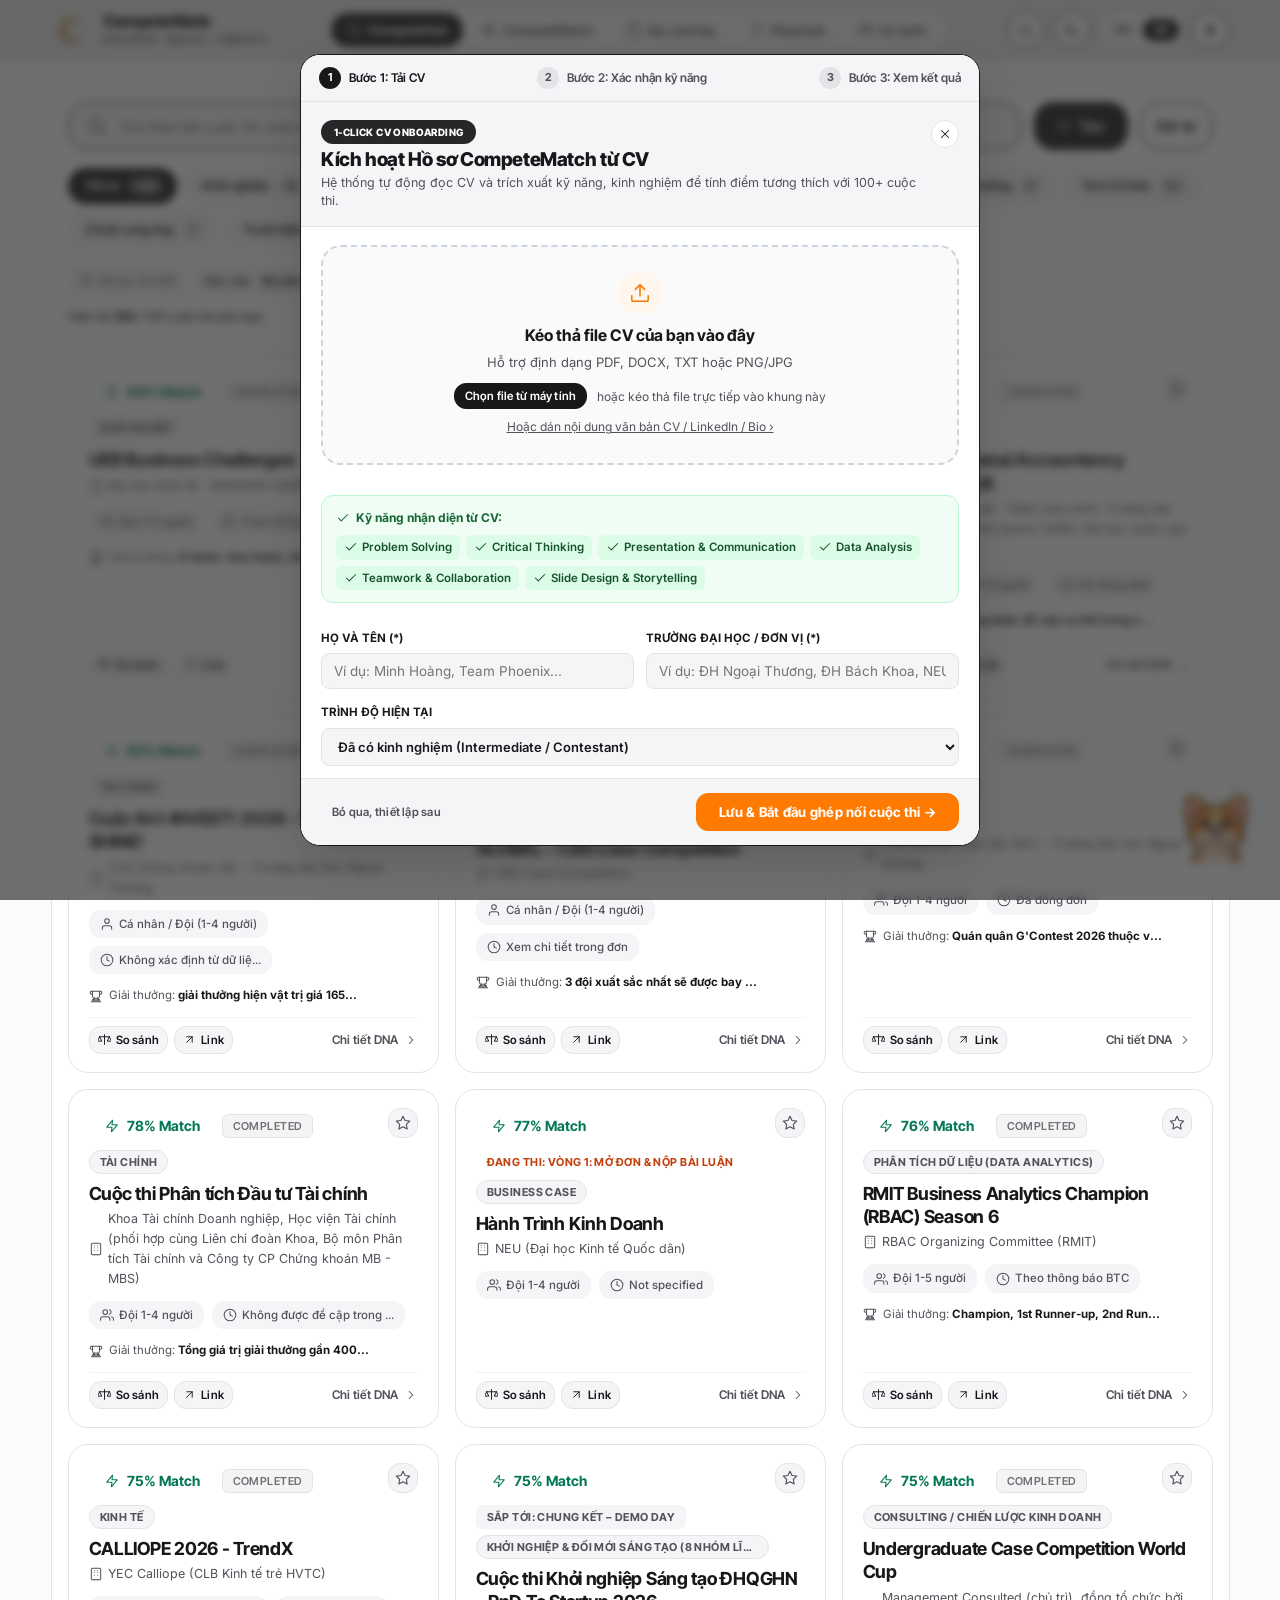
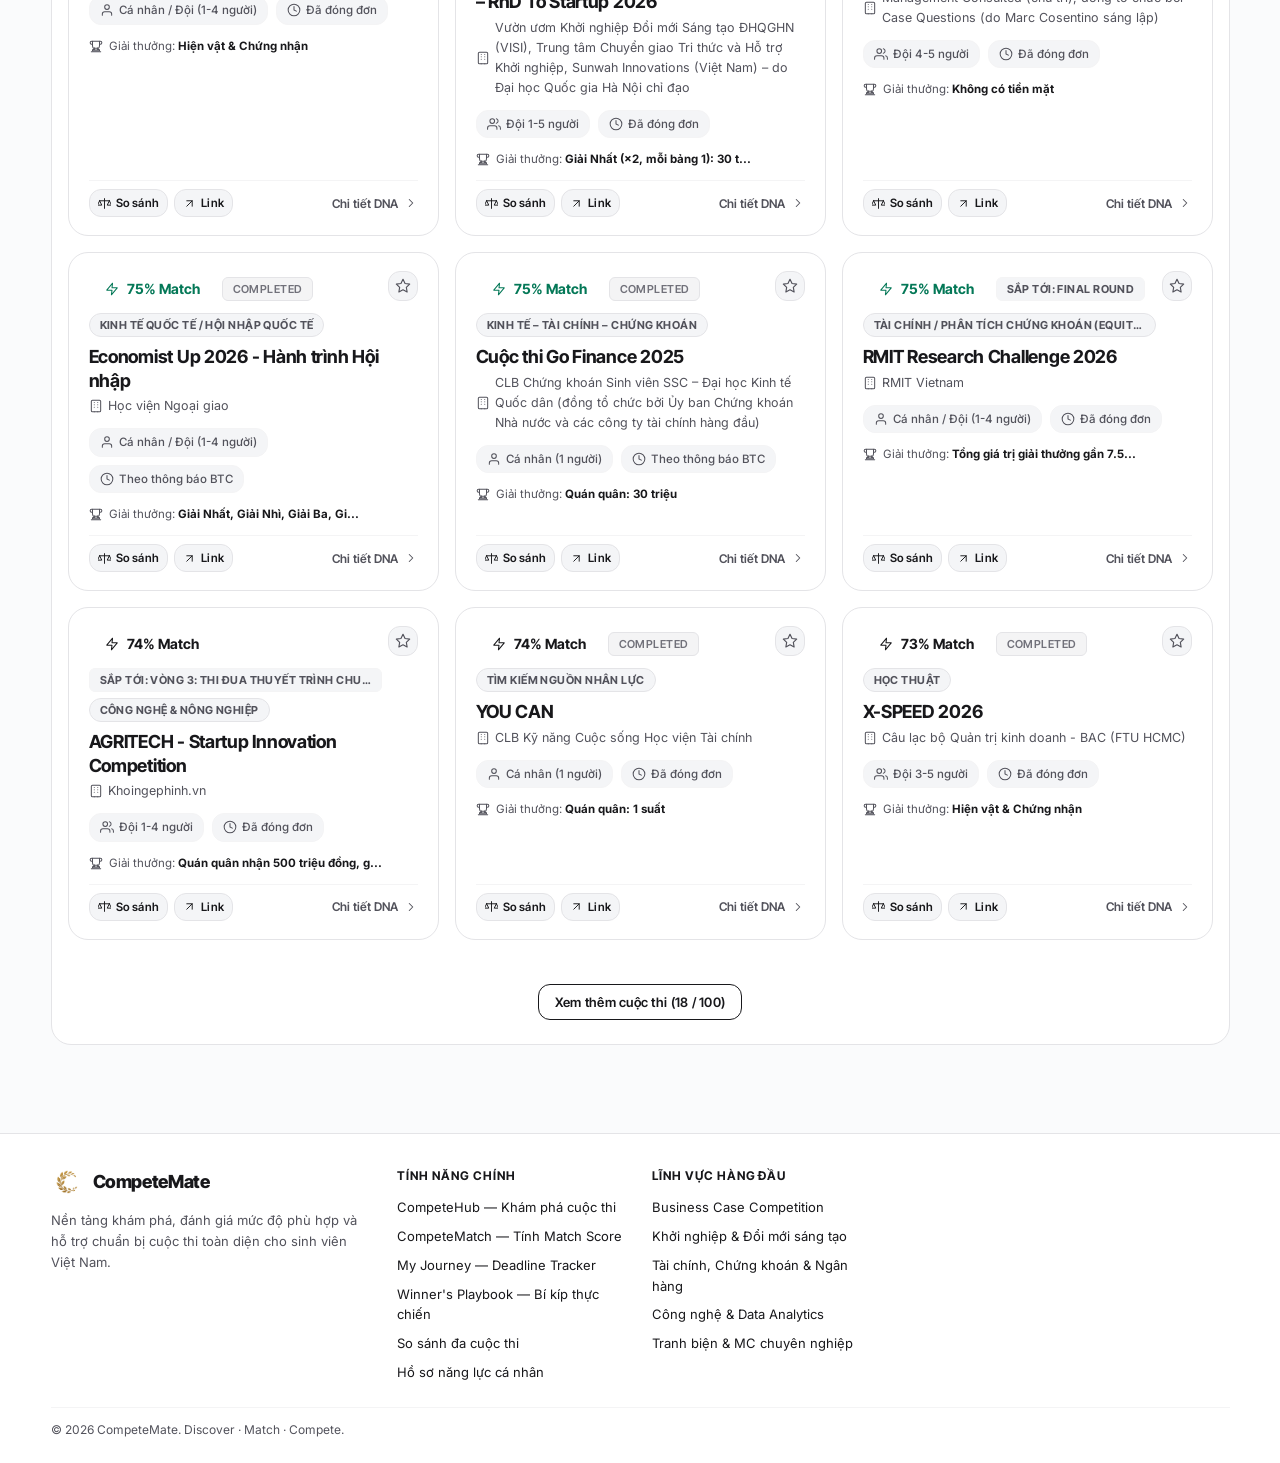
<file: index.html>
<!DOCTYPE html>
<html lang="vi">

<head>
  <meta charset="UTF-8">
  <meta name="viewport" content="width=device-width, initial-scale=1.0">
  <title>CompeteMate — Nền tảng khám phá, đánh giá và chuẩn bị cuộc thi cho sinh viên</title>
  <meta name="description"
    content="Khám phá 106 cuộc thi sinh viên hàng đầu, đánh giá mức độ phù hợp kỹ năng (Competition Match Score), quản lý deadline và học hỏi từ Winner's Playbook.">
  <meta name="keywords"
    content="cuộc thi sinh viên, business case, startup, tài chính, marketing, competemate, competition dna, playbook quán quân">

  <!-- Google Fonts: Inter Tight & Inter & JetBrains Mono -->
  <link rel="preconnect" href="https://fonts.googleapis.com">
  <link rel="preconnect" href="https://fonts.gstatic.com" crossorigin>
  <link
    href="https://fonts.googleapis.com/css2?family=Inter+Tight:ital,wght@0,400;0,500;0,600;0,700;0,800;1,400;1,600&family=Inter:ital,opsz,wght@0,14..32,400;0,14..32,500;0,14..32,600;0,14..32,700&family=JetBrains+Mono:wght@400;500;600&display=swap"
    rel="stylesheet">

  <!-- Custom Pure Light Design System (DESIGN_SYSTEM.md) -->
  <link rel="stylesheet" href="styles.css?v=20261003_11">
  <link rel="icon" type="image/png" href="logo.png">

  <!-- Immediate Theme Initializer to prevent light/dark flash -->
  <script>
    (function() {
      try {
        var savedTheme = localStorage.getItem('competemate_theme');
        if (savedTheme === 'dark') {
          document.documentElement.setAttribute('data-theme', 'dark');
        } else {
          document.documentElement.setAttribute('data-theme', 'light');
        }
      } catch (e) {}
    })();
  </script>

  <!-- Mascot Preload for Instant Click Reactions (No blank delay) -->
  <link rel="preload" as="image" href="assets/mascot/corgi-directions.webp?v=20261001_5" type="image/webp">
  <link rel="preload" as="image" href="assets/mascot/corgi-reactions.webp?v=20261001_5" type="image/webp">
</head>

<body>

  <!-- ========================================================================
       HEADER & NAVIGATION
       ======================================================================== -->
  <header class="header-main" role="banner">
    <div class="container header-inner">
      <!-- Brand Logo: Golden Laurel Wreath C (Designer (4).png) -->
      <a href="#hub" class="header-brand" aria-label="CompeteMate Trang chủ">
        <div class="brand-logo-mark" aria-hidden="true">
          <img src="logo.png" alt="CompeteMate Logo" class="brand-logo-img" width="38" height="38">
        </div>
        <div class="brand-text">
          <span class="brand-title">CompeteMate</span>
          <span class="brand-sub">Discover · Match · Compete</span>
        </div>
      </a>

      <!-- Primary Navigation Tabs (Monochrome & Accessible) -->
      <nav class="nav-links" id="navLinks" role="navigation" aria-label="Điều hướng chính">
        <a href="#hub" class="nav-link is-active" data-tab="hub" id="tab-link-hub">
          <svg class="svg-icon" viewBox="0 0 24 24">
            <circle cx="11" cy="11" r="8"></circle>
            <line x1="21" y1="21" x2="16.65" y2="16.65"></line>
          </svg>
          <span class="nav-text" data-i18n="navHub">CompeteHub</span>
        </a>
        <a href="#match" class="nav-link" data-tab="match" id="tab-link-match">
          <svg class="svg-icon" viewBox="0 0 24 24">
            <polygon points="13 2 3 14 12 14 11 22 21 10 12 10 13 2"></polygon>
          </svg>
          <span class="nav-text" data-i18n="navMatch">CompeteMatch</span>
        </a>
        <a href="#journey" class="nav-link" data-tab="journey" id="tab-link-journey">
          <svg class="svg-icon" viewBox="0 0 24 24">
            <path d="M16 4h2a2 2 0 0 1 2 2v14a2 2 0 0 1-2 2H6a2 2 0 0 1-2-2V6a2 2 0 0 1 2-2h2"></path>
            <rect x="8" y="2" width="8" height="4" rx="1" ry="1"></rect>
          </svg>
          <span class="nav-text" data-i18n="navJourney">My Journey</span>
          <span class="nav-counter" id="navJourneyCounter" style="display: none;">0</span>
        </a>
        <a href="#playbook" class="nav-link" data-tab="playbook" id="tab-link-playbook">
          <svg class="svg-icon" viewBox="0 0 24 24">
            <path d="M9 18h6"></path>
            <path d="M10 22h4"></path>
            <path
              d="M15.09 14c.18-.98.65-1.74 1.41-2.5A4.65 4.65 0 0 0 18 8 6 6 0 0 0 6 8c0 1 .23 2.23 1.5 3.5A4.61 4.61 0 0 1 8.91 14">
            </path>
          </svg>
          <span class="nav-text" data-i18n="navPlaybook">Playbook</span>
        </a>
        <a href="#compare" class="nav-link" data-tab="compare" id="tab-link-compare">
          <svg class="svg-icon" viewBox="0 0 24 24">
            <path d="M12 3v18"></path>
            <path d="M3 7l4 8h-8l4-8z"></path>
            <path d="M21 7l4 8h-8l4-8z"></path>
            <path d="M3 7h18"></path>
          </svg>
          <span class="nav-text" data-i18n="navCompare">So sánh</span>
        </a>
      </nav>

      <!-- Header Actions (Search, Theme Toggle, Language Switch, Avatar) -->
      <div class="header-actions">
        <!-- 1. Circular Search Button -->
        <button class="header-circle-btn" id="headerSearchBtn" title="Tìm nhanh cuộc thi (Ctrl+K)"
          aria-label="Mở tìm kiếm nhanh">
          <svg class="svg-icon" viewBox="0 0 24 24" style="width: 16px; height: 16px;">
            <circle cx="11" cy="11" r="8"></circle>
            <line x1="21" y1="21" x2="16.65" y2="16.65"></line>
          </svg>
        </button>

        <!-- 4. Circular Theme Toggle Button (Moon / Sun) -->
        <button class="header-circle-btn" id="themeToggleBtn" onclick="window.toggleTheme &amp;&amp; window.toggleTheme()"
          title="Chuyển đổi giao diện Sáng / Tối" aria-label="Chuyển đổi giao diện sáng tối">
          <svg class="svg-icon-sm theme-icon-sun" viewBox="0 0 24 24" style="width: 16px; height: 16px;">
            <circle cx="12" cy="12" r="5"></circle>
            <line x1="12" y1="1" x2="12" y2="3"></line>
            <line x1="12" y1="21" x2="12" y2="23"></line>
            <line x1="4.22" y1="4.22" x2="5.64" y2="5.64"></line>
            <line x1="18.36" y1="18.36" x2="19.78" y2="19.78"></line>
            <line x1="1" y1="12" x2="3" y2="12"></line>
            <line x1="21" y1="12" x2="23" y2="12"></line>
            <line x1="4.22" y1="19.78" x2="5.64" y2="18.36"></line>
            <line x1="18.36" y1="5.64" x2="19.78" y2="4.22"></line>
          </svg>
          <svg class="svg-icon-sm theme-icon-moon" viewBox="0 0 24 24" style="width: 16px; height: 16px;">
            <path d="M21 12.79A9 9 0 1 1 11.21 3 7 7 0 0 0 21 12.79z"></path>
          </svg>
        </button>

        <!-- 5. Segmented Language Switcher (EN / VI) (Ref: Image 3) -->
        <div class="lang-segmented-switch" id="langToggleBtn" onclick="window.toggleLanguage &amp;&amp; window.toggleLanguage()"
          title="Chuyển đổi ngôn ngữ / Switch Language" role="group" aria-label="Chuyển đổi ngôn ngữ">
          <button type="button" class="lang-pill-item lang-pill-en" id="langPillEn"
            onclick="event.stopPropagation(); window.setLanguage &amp;&amp; window.setLanguage('en')">EN</button>
          <button type="button" class="lang-pill-item lang-pill-vi is-active" id="langPillVi"
            onclick="event.stopPropagation(); window.setLanguage &amp;&amp; window.setLanguage('vi')">VI</button>
        </div>

        <!-- 6. Circular User Avatar (Ref: Image 3) -->
        <a href="#profile" class="header-avatar-circle" id="headerProfileBtn" data-tab="profile"
          title="Thiết lập hồ sơ năng lực cá nhân" aria-label="Hồ sơ cá nhân">
          <span id="headerAvatarLetter">H</span>
        </a>

        <!-- System Reference Date Control (Available via shortcut or modal) -->
        <button class="header-circle-btn date-ref-pill-btn" id="dateRefBtn"
          title="Mốc thời gian xác định giai đoạn (Nhấn để đổi ngày)" aria-label="Mốc thời gian xác định giai đoạn" style="display: none;">
          <svg class="svg-icon" viewBox="0 0 24 24" style="width: 14px; height: 14px;">
            <rect x="3" y="4" width="18" height="18" rx="2" ry="2"></rect>
            <line x1="16" y1="2" x2="16" y2="6"></line>
            <line x1="8" y1="2" x2="8" y2="6"></line>
            <line x1="3" y1="10" x2="21" y2="10"></line>
          </svg>
          <span id="headerDateDisplay" style="display: none;">--/--/----</span>
        </button>

        <!-- Mobile Navigation Toggle -->
        <button class="mobile-nav-toggle" id="mobileNavToggle" aria-label="Mở menu di động">
          <svg class="svg-icon" viewBox="0 0 24 24">
            <line x1="3" y1="12" x2="21" y2="12"></line>
            <line x1="3" y1="6" x2="21" y2="6"></line>
            <line x1="3" y1="18" x2="21" y2="18"></line>
          </svg>
        </button>
      </div>
    </div>
  </header>

  <!-- ========================================================================
       VIEW 1: COMPETEHUB (DISCOVERY ENGINE)
       ======================================================================== -->
  <main>
    <section class="view-section is-active" id="view-hub" aria-labelledby="hubSectionHeading">
      <div class="container">
        <h1 id="hubSectionHeading" class="sr-only"
          style="position: absolute; width: 1px; height: 1px; padding: 0; margin: -1px; overflow: hidden; clip: rect(0, 0, 0, 0); border: 0;">
          CompeteMate - Khám phá & Đấu trường Cuộc thi Học thuật Sinh viên</h1>

        <!-- Search & Filters Toolbar -->
        <div class="hub-toolbar">
          <!-- Primary Search Row -->
          <div class="toolbar-primary-row">
            <div class="search-input-box search-input-box-lg">
              <svg class="svg-icon" viewBox="0 0 24 24">
                <circle cx="11" cy="11" r="8"></circle>
                <line x1="21" y1="21" x2="16.65" y2="16.65"></line>
              </svg>
              <input type="text" id="hubSearchInput"
                placeholder="Tìm theo tên cuộc thi, ban tổ chức, kỹ năng (ví dụ: Kawai, Business Case, Data Analysis)..."
                autocomplete="off" aria-label="Tìm kiếm cuộc thi" data-i18n-placeholder="searchPlaceholder">
            </div>
            <button type="button" class="btn btn-search-hub" id="btnHubSearch" onclick="triggerHubSearch()">
              <svg class="svg-icon-sm" viewBox="0 0 24 24">
                <circle cx="11" cy="11" r="8"></circle>
                <line x1="21" y1="21" x2="16.65" y2="16.65"></line>
              </svg>
              <span data-i18n="searchBtn">Tìm</span>
            </button>
            <button class="btn btn-secondary" onclick="resetHubFilters()" data-i18n="resetFilters">
              Đặt lại
            </button>
          </div>

          <!-- Quick Category Filter Strip (Clean Horizontal 1-Touch Filter) -->
          <div class="hub-category-strip" id="hubCategoryStrip" role="tablist" aria-label="Phân loại danh mục cuộc thi">
            <!-- Rendered dynamically by app.js with real-time counters -->
          </div>

          <!-- Quick Controls Strip -->
          <div class="toolbar-filter-strip">
            <div class="sort-and-view-controls">
              <button class="btn-toggle-advanced" id="btnToggleAdvanced" aria-expanded="false"
                aria-controls="advancedFilterTray" title="Thu gọn / Mở rộng bộ lọc chi tiết">
                <svg class="svg-icon-sm" viewBox="0 0 24 24">
                  <polygon points="22 3 2 3 10 12.46 10 19 14 21 14 12.46 22 3"></polygon>
                </svg>
                <span data-i18n="btnAdvancedFilters">Bộ lọc chi tiết</span>
              </button>

              <div class="sort-dropdown">
                <span data-i18n="sortBy">Sắp xếp:</span>
                <select id="sortSelect" aria-label="Sắp xếp danh sách">
                  <option value="match" data-i18n="sortMatch">Độ phù hợp (Match)</option>
                  <option value="deadline" data-i18n="sortDeadline">Hạn chót gần nhất</option>
                  <option value="name" data-i18n="sortName">Tên cuộc thi (A - Z)</option>
                  <option value="prize" data-i18n="sortPrize">Quy mô giải thưởng</option>
                </select>
              </div>
            </div>
          </div>

          <!-- Secondary Filter Tray (Mặc định đóng) -->
          <div class="advanced-filter-tray" id="advancedFilterTray">
            <div class="search-scope-pills" role="group" aria-label="Phạm vi tìm kiếm">
              <span class="search-scope-label" data-i18n="searchModeLabel">Chế độ tìm:</span>
              <button type="button" class="filter-btn-pill search-scope-btn is-active" id="btnScopeDirect" data-scope="direct" title="Chỉ tìm trong Tên cuộc thi, Ban tổ chức, Lĩnh vực & Kỹ năng" data-i18n="scopeDirect">
                Trực tiếp (Tên / BTC)
              </button>
              <button type="button" class="filter-btn-pill search-scope-btn" id="btnScopeDeep" data-scope="deep" title="Tìm mở rộng cả trong thể lệ, mô tả chi tiết và các gói giải thưởng" data-i18n="scopeDeep">
                Mở rộng (Toàn bộ mô tả)
              </button>
            </div>

            <div class="custom-select-wrap">
              <label for="filterFormat" data-i18n="filterFormatLabel">Hình thức:</label>
              <select id="filterFormat">
                <option value="all" data-i18n="filterFormatAll">Tất cả hình thức</option>
                <option value="individual" data-i18n="filterFormatIndividual">Cá nhân</option>
                <option value="team" data-i18n="filterFormatTeam">Theo đội</option>
              </select>
            </div>

            <div class="custom-select-wrap">
              <label for="filterMode" data-i18n="filterModeLabel">Địa điểm:</label>
              <select id="filterMode">
                <option value="all" data-i18n="filterModeAll">Online & Offline</option>
                <option value="Online">Online</option>
                <option value="Offline">Offline</option>
                <option value="Hybrid">Hybrid</option>
              </select>
            </div>

            <div class="custom-select-wrap">
              <label for="filterLevel" data-i18n="filterLevelLabel">Trình độ:</label>
              <select id="filterLevel">
                <option value="all" data-i18n="filterLevelAll">Mọi cấp độ</option>
                <option value="Beginner">Beginner</option>
                <option value="Intermediate">Intermediate</option>
                <option value="Advanced">Advanced</option>
              </select>
            </div>

            <div class="custom-select-wrap">
              <label for="filterStatus" data-i18n="filterStatusLabel">Giai đoạn / Trạng thái:</label>
              <select id="filterStatus">
                <option value="all" data-i18n="filterStatusAll">Tất cả giai đoạn</option>
                <option value="open" data-i18n="filterStatusOpen">Đang mở đơn đăng ký</option>
                <option value="closing_soon" data-i18n="filterStatusClosing">Sắp đóng đơn (≤ 5 ngày)</option>
                <option value="active_round" data-i18n="filterStatusActive">Đang diễn ra các vòng thi</option>
                <option value="upcoming_round" data-i18n="filterStatusUpcoming">Sắp tới vòng tiếp theo / Chung kết</option>
                <option value="closed" data-i18n="filterStatusClosed">Đã hoàn thành mùa 2026</option>
              </select>
            </div>
          </div>

        <!-- Results Indicator Bar -->
        <div class="results-indicator-bar">
          <div class="results-count-text" id="resultsCount">
            Đang tải dữ liệu 106 cuộc thi...
          </div>
        </div>

        <!-- Cards Grid View -->
        <div class="competitions-grid" id="competitionsGrid">
          <!-- Rendered by app.js -->
        </div>

        <!-- Progressive Loading Container -->
        <div class="load-more-wrap" id="loadMoreWrap">
          <button class="btn btn-secondary" id="btnLoadMore" data-i18n="loadMore">
            Xem thêm cuộc thi
          </button>
        </div>

        <!-- Table View (TAKENOTE Format) -->
        <div class="table-view-container" id="tableViewContainer">
          <table class="takenote-table" aria-label="Bảng tổng hợp cuộc thi TAKENOTE">
            <thead>
              <tr>
                <th data-i18n="tableThIdx">#</th>
                <th data-i18n="tableThName">Tên cuộc thi / Mùa giải</th>
                <th data-i18n="tableThCategory">Lĩnh vực</th>
                <th data-i18n="tableThOrganizer">Đơn vị tổ chức</th>
                <th data-i18n="tableThMatch">Độ phù hợp</th>
                <th data-i18n="tableThDeadline">Hạn đăng ký</th>
                <th data-i18n="tableThPrize">Giải thưởng</th>
                <th data-i18n="tableThAction">Thao tác</th>
              </tr>
            </thead>
            <tbody id="takenoteTableBody">
              <!-- Rendered by app.js -->
            </tbody>
          </table>
        </div>
      </div>
    </section>

    <!-- ========================================================================
         VIEW 2: COMPETEMATCH (PERSONALIZED MATCH & SKILL GAP MATRIX)
         ======================================================================== -->
    <section class="view-section" id="view-match" aria-labelledby="matchSectionHeading">
      <div class="container">
        <div class="match-view-header">
          <div class="match-header-grid">
            <div>
              <span class="chip chip-count" style="margin-bottom: 8px;" data-i18n="matchTag">CompeteMatch Personalized Engine</span>
              <h2 class="h1" id="matchSectionHeading" style="font-size: clamp(28px, 3.5vw, 44px); margin-bottom: 8px;" data-i18n="matchHeading">
                Đo lường độ phù hợp & Lộ trình bù đắp kỹ năng
              </h2>
              <p style="font-size: 14.5px; color: var(--color-muted); line-height: 1.6;" data-i18n="matchDesc">
                Hệ thống thuật toán phân tích hồ sơ năng lực của bạn đối chiếu với yêu cầu thực tế của 106 cuộc thi.
                Giúp bạn trả lời chính xác: <em>"Tôi có những thế mạnh nào và cần trang bị thêm kỹ năng gì trước khi nộp
                  đơn?"</em>
              </p>
            </div>

            <!-- Ma trận thiếu hụt kỹ năng (Tạm thời ẩn theo yêu cầu) -->
            <div class="skill-gap-widget" id="skillGapWidget" style="display: none;">
              <!-- Rendered by app.js -->
            </div>
          </div>
        </div>

        <!-- Columns Layout: Left = Top Matches, Right = Active Profile Card -->
        <div class="match-columns-grid">
          <div>
            <div class="match-section-title">
              <h3
                style="font-family: var(--font-display); font-size: 20px; font-weight: 800; text-transform: uppercase;" data-i18n="matchTopHeading">
                Top Cuộc thi Phù Hợp Nhất Với Bạn (Best Matches)
              </h3>
              <span style="font-size: 12.5px; color: var(--color-muted);" data-i18n="matchSortHint">Sắp xếp theo % Match Score</span>
            </div>

            <div id="topMatchesList">
              <!-- Rendered by app.js -->
            </div>
          </div>

          <div class="match-sidebar-col">
            <!-- Active Profile Card (Được chuyển sang cột cố định bên cạnh danh sách Best Matches) -->
            <div class="match-profile-card" id="matchProfileSummary">
              <!-- Rendered by app.js -->
            </div>
          </div>
        </div>
      </div>
    </section>

    <!-- ========================================================================
         VIEW 3: MY JOURNEY (PERSONAL DASHBOARD & TRACKER)
         ======================================================================== -->
    <section class="view-section" id="view-journey" aria-labelledby="journeySectionHeading">
      <div class="container">
        <div
          style="display: flex; justify-content: space-between; align-items: flex-end; margin-bottom: var(--space-5); flex-wrap: wrap; gap: var(--space-3);">
          <div>
            <span class="chip chip-count" style="margin-bottom: 6px;" data-i18n="journeyTag">Dashboard Cá Nhân</span>
            <h2 class="h1" id="journeySectionHeading" style="font-size: clamp(28px, 3.5vw, 44px);" data-i18n="journeyHeading">
              MY COMPETITION JOURNEY
            </h2>
            <p style="color: var(--color-muted); font-size: 14.5px; margin-top: 4px;" data-i18n="journeyDesc">
              Quản lý các cuộc thi đang theo đuổi, đếm ngược deadline và theo dõi checklist từng vòng thi.
            </p>
          </div>

          <div style="display: flex; gap: 8px;">
            <button class="btn btn-sm btn-secondary" id="btnExportJourney" data-i18n="journeyExportBtn">
              <svg class="svg-icon-sm" viewBox="0 0 24 24">
                <path d="M21 15v4a2 2 0 0 1-2 2H5a2 2 0 0 1-2-2v-4"></path>
                <polyline points="7 10 12 15 17 10"></polyline>
                <line x1="12" y1="15" x2="12" y2="3"></line>
              </svg>
              <span>Xuất dữ liệu (JSON)</span>
            </button>
            <label class="btn btn-sm btn-subtle" style="cursor: pointer;" data-i18n="journeyImportBtn">
              <svg class="svg-icon-sm" viewBox="0 0 24 24">
                <path d="M21 15v4a2 2 0 0 1-2 2H5a2 2 0 0 1-2-2v-4"></path>
                <polyline points="17 8 12 3 7 8"></polyline>
                <line x1="12" y1="3" x2="12" y2="15"></line>
              </svg>
              <span>Nhập dữ liệu</span>
              <input type="file" id="inputImportJourney" accept=".json" style="display: none;">
            </label>
          </div>
        </div>

        <!-- Metrics Data Strip (NO nested card boxes) -->
        <div class="journey-metrics-row">
          <div class="journey-metric-card">
            <div class="journey-metric-icon">
              <svg class="svg-icon" viewBox="0 0 24 24">
                <path d="M19 21l-7-5-7 5V5a2 2 0 0 1 2-2h10a2 2 0 0 1 2 2z"></path>
              </svg>
            </div>
            <div>
              <div style="font-size: 24px; font-weight: 800; font-family: var(--font-display);" id="metricTotalSaved">0
              </div>
              <div
                style="font-size: 10.5px; text-transform: uppercase; font-weight: 700; color: var(--color-muted); letter-spacing: 0.05em;" data-i18n="journeyMetricTracking">
                Đang theo dõi</div>
            </div>
          </div>

          <div class="journey-metric-card">
            <div class="journey-metric-icon" style="color: var(--color-orange);">
              <svg class="svg-icon" viewBox="0 0 24 24">
                <circle cx="12" cy="12" r="10"></circle>
                <polyline points="12 6 12 12 16 14"></polyline>
              </svg>
            </div>
            <div>
              <div
                style="font-size: 24px; font-weight: 800; font-family: var(--font-display); color: var(--color-orange);"
                id="metricUrgent">0</div>
              <div
                style="font-size: 10.5px; text-transform: uppercase; font-weight: 700; color: var(--color-muted); letter-spacing: 0.05em;" data-i18n="journeyMetricClosingSoon">
                Hạn chót (&lt; 7 ngày)</div>
            </div>
          </div>

          <div class="journey-metric-card">
            <div class="journey-metric-icon" style="color: #0b6334;">
              <svg class="svg-icon" viewBox="0 0 24 24">
                <path d="M4.5 16.5c-1.5 1.26-2 5-2 5s3.74-.5 5-2c.71-.84.7-2.13-.09-2.91a2.18 2.18 0 0 0-2.91-.09z">
                </path>
                <path
                  d="M12 15l-3-3a22 22 0 0 1 2-3.95A12.88 12.88 0 0 1 22 2c0 2.72-.78 7.5-6 11a22.35 22.35 0 0 1-4 2z">
                </path>
              </svg>
            </div>
            <div>
              <div style="font-size: 24px; font-weight: 800; font-family: var(--font-display);" id="metricInProgress">0
              </div>
              <div
                style="font-size: 10.5px; text-transform: uppercase; font-weight: 700; color: var(--color-muted); letter-spacing: 0.05em;" data-i18n="journeyMetricCompeting">
                Đang tham gia thi</div>
            </div>
          </div>

          <div class="journey-metric-card">
            <div class="journey-metric-icon" style="color: var(--color-awards);">
              <svg class="svg-icon" viewBox="0 0 24 24">
                <path d="M6 9H4.5a2.5 2.5 0 0 1 0-5H6"></path>
                <path d="M18 9h1.5a2.5 2.5 0 0 0 0-5H18"></path>
                <path d="M4 22h16"></path>
                <path
                  d="M10 14.66V17c0 .55-.45 1-1 1H7c-.55 0-1 .45-1 1v1h12v-1c0-.55-.45-1-1-1h-2c-.55 0-1-.45-1-1v-2.34">
                </path>
                <path d="M6 4h12v7a6 6 0 0 1-12 0V4z"></path>
              </svg>
            </div>
            <div>
              <div style="font-size: 24px; font-weight: 800; font-family: var(--font-display);" id="metricCompleted">0
              </div>
              <div
                style="font-size: 10.5px; text-transform: uppercase; font-weight: 700; color: var(--color-muted); letter-spacing: 0.05em;" data-i18n="journeyMetricCompleted">
                Đã hoàn thành</div>
            </div>
          </div>
        </div>

        <!-- Kanban Board -->
        <div class="kanban-board">
          <div class="kanban-col">
            <div class="kanban-col-header">
              <span class="col-header-title">
                <svg class="svg-icon-sm" viewBox="0 0 24 24">
                  <path d="M19 21l-7-5-7 5V5a2 2 0 0 1 2-2h10a2 2 0 0 1 2 2z"></path>
                </svg>
                <span data-i18n="kanbanColSaved">Đã lưu / Quan tâm</span>
              </span>
              <span class="chip" id="count-saved">0</span>
            </div>
            <div class="kanban-card-list" id="kanbanSaved"></div>
          </div>

          <div class="kanban-col">
            <div class="kanban-col-header" style="border-bottom-color: var(--color-orange);">
              <span class="col-header-title">
                <svg class="svg-icon-sm" viewBox="0 0 24 24">
                  <path d="M11 4H4a2 2 0 0 0-2 2v14a2 2 0 0 0 2 2h14a2 2 0 0 0 2-2v-7"></path>
                  <path d="M18.5 2.5a2.121 2.121 0 0 1 3 3L12 15l-4 1 1-4 9.5-9.5z"></path>
                </svg>
                <span data-i18n="kanbanColPreparing">Đang chuẩn bị đơn</span>
              </span>
              <span class="chip chip-orange" id="count-preparing">0</span>
            </div>
            <div class="kanban-card-list" id="kanbanPreparing"></div>
          </div>

          <div class="kanban-col">
            <div class="kanban-col-header" style="border-bottom-color: #0b6334;">
              <span class="col-header-title">
                <svg class="svg-icon-sm" viewBox="0 0 24 24">
                  <path d="M4.5 16.5c-1.5 1.26-2 5-2 5s3.74-.5 5-2c.71-.84.7-2.13-.09-2.91a2.18 2.18 0 0 0-2.91-.09z">
                  </path>
                  <path
                    d="M12 15l-3-3a22 22 0 0 1 2-3.95A12.88 12.88 0 0 1 22 2c0 2.72-.78 7.5-6 11a22.35 22.35 0 0 1-4 2z">
                  </path>
                </svg>
                <span data-i18n="kanbanColInProgress">Đang dự thi</span>
              </span>
              <span class="chip chip-green" id="count-in_progress">0</span>
            </div>
            <div class="kanban-card-list" id="kanbanInProgress"></div>
          </div>

          <div class="kanban-col">
            <div class="kanban-col-header" style="border-bottom-color: var(--color-awards);">
              <span class="col-header-title">
                <svg class="svg-icon-sm" viewBox="0 0 24 24">
                  <path d="M6 9H4.5a2.5 2.5 0 0 1 0-5H6"></path>
                  <path d="M18 9h1.5a2.5 2.5 0 0 0 0-5H18"></path>
                  <path d="M4 22h16"></path>
                  <path
                    d="M10 14.66V17c0 .55-.45 1-1 1H7c-.55 0-1 .45-1 1v1h12v-1c0-.55-.45-1-1-1h-2c-.55 0-1-.45-1-1v-2.34">
                  </path>
                  <path d="M6 4h12v7a6 6 0 0 1-12 0V4z"></path>
                </svg>
                <span data-i18n="kanbanColCompleted">Đã hoàn thành</span>
              </span>
              <span class="chip chip-purple" id="count-completed">0</span>
            </div>
            <div class="kanban-card-list" id="kanbanCompleted"></div>
          </div>
        </div>
      </div>
    </section>

    <!-- ========================================================================
         VIEW 4: WINNER'S PLAYBOOK
         ======================================================================== -->
    <section class="view-section" id="view-playbook" aria-labelledby="playbookSectionHeading">
      <div class="container">
        <div class="playbook-header">
          <div>
            <span class="chip chip-count" style="margin-bottom: 6px;" data-i18n="playbookTag">Knowledge & Experience Base</span>
            <h2 class="h1" id="playbookSectionHeading" style="font-size: clamp(28px, 3.5vw, 44px);" data-i18n="playbookHeading">
              WINNER'S PLAYBOOK
            </h2>
            <p style="color: var(--color-muted); font-size: 14.5px; margin-top: 4px; max-width: 680px;" data-i18n="playbookDesc">
              Hệ thống hóa kinh nghiệm thực chiến từ các quán quân, á quân và cựu thí sinh theo bộ 4 câu hỏi vàng:
              <em>Thách thức lớn nhất · Sai lầm cần tránh · Kỹ năng mấu chốt · Bí kíp chuẩn bị</em>.
            </p>
          </div>

          <button class="btn btn-orange" onclick="openSubmitPlaybookModal()" data-i18n="playbookShareBtn">
            <svg class="svg-icon-sm" viewBox="0 0 24 24">
              <path d="M11 4H4a2 2 0 0 0-2 2v14a2 2 0 0 0 2 2h14a2 2 0 0 0 2-2v-7"></path>
              <path d="M18.5 2.5a2.121 2.121 0 0 1 3 3L12 15l-4 1 1-4 9.5-9.5z"></path>
            </svg>
            <span>Chia sẻ kinh nghiệm của bạn</span>
          </button>
        </div>

        <!-- Playbook Search & Filter Toolbar -->
        <div class="hub-toolbar" style="margin-bottom: var(--space-4);">
          <div class="toolbar-primary-row">
            <div class="search-input-box">
              <svg class="svg-icon" viewBox="0 0 24 24">
                <circle cx="11" cy="11" r="8"></circle>
                <line x1="21" y1="21" x2="16.65" y2="16.65"></line>
              </svg>
              <input type="text" id="playbookSearchInput"
                placeholder="Tìm kinh nghiệm theo tên cuộc thi, tác giả, thách thức, sai lầm, bí quyết (ví dụ: Case Study, Pitching, Kawai)..."
                autocomplete="off" aria-label="Tìm kiếm kinh nghiệm trong Playbook" data-i18n-placeholder="playbookSearchPlaceholder">
            </div>
            <button class="btn btn-secondary btn-sm" id="btnResetPlaybookSearch" onclick="resetPlaybookSearch()" data-i18n="resetFilters">
              Đặt lại
            </button>
          </div>
        </div>

        <div class="playbook-grid" id="playbookGrid"></div>
      </div>
    </section>

    <!-- ========================================================================
         VIEW 5: SO SÁNH CUỘC THI
         ======================================================================== -->
    <section class="view-section" id="view-compare" aria-labelledby="compareSectionHeading">
      <div class="container">
        <div style="margin-bottom: var(--space-5);">
          <span class="chip chip-count" style="margin-bottom: 6px;" data-i18n="compareTag">Decision Matrix</span>
          <h2 class="h1" id="compareSectionHeading" style="font-size: clamp(28px, 3.5vw, 44px);" data-i18n="compareHeading">
            BẢNG SO SÁNH CUỘC THI
          </h2>
          <p style="color: var(--color-muted); font-size: 14.5px; margin-top: 4px;" data-i18n="compareDesc">
            Đặt tối đa 3 cuộc thi lên bàn cân để đối chiếu các thông số quan trọng trước khi quyết định nộp hồ sơ.
          </p>
        </div>

        <div id="compareSelectorPanel"></div>

        <div class="compare-container" id="compareTableContainer"></div>
      </div>
    </section>

    <!-- ========================================================================
         VIEW 6: USER PROFILE & COMPETENCY SETTINGS (Dedicated Setup Page)
         ======================================================================== -->
    <section class="view-section" id="view-profile" aria-labelledby="profileSectionHeading">
      <div class="container">
        <div style="margin-bottom: var(--space-5);">
          <span class="chip chip-count" style="margin-bottom: 6px;" data-i18n="profileTag">CompeteMatch Profiler</span>
          <h2 class="h1" id="profileSectionHeading" style="font-size: clamp(28px, 3.5vw, 44px);" data-i18n="profileHeading">
            THIẾT LẬP HỒ SƠ NĂNG LỰC
          </h2>
          <p style="color: var(--color-muted); font-size: 14.5px; margin-top: 4px; max-width: 820px; line-height: 1.6;" data-i18n="profileDesc">
            Cấu hình trình độ, kỹ năng thực chiến và lĩnh vực thế mạnh của bạn. Thuật toán <strong>CompeteMatch</strong>
            sẽ đối chiếu trực tiếp với yêu cầu của 106 cuộc thi để gợi ý sân chơi phù hợp nhất và xây dựng lộ trình bù
            đắp kỹ năng trước khi nộp hồ sơ.
          </p>
        </div>

        <form id="profilePageForm">
          <div class="profile-layout-grid">
            <!-- Left Column: Personal Info & Experience -->
            <div class="profile-left-col">
              <div class="profile-card">
                <h3 class="profile-card-title" data-i18n="profileBasicInfoTitle">Thông tin cơ bản</h3>

                <div class="form-group-item">
                  <label for="profilePageName" class="form-label-bold" data-i18n="profileLabelName">Họ và tên hoặc Biệt danh:</label>
                  <input type="text" id="profilePageName" class="search-input-box"
                    style="width: 100%; border-radius: 8px; padding: 10px 14px;" placeholder="Ví dụ: Hoàng Nguyễn" data-i18n-placeholder="profilePlaceholderName">
                </div>

                <div class="form-group-item">
                  <label for="profilePageLevel" class="form-label-bold" data-i18n="profileLabelLevel">Mức độ kinh nghiệm dự thi:</label>
                  <select id="profilePageLevel" class="custom-select-box"
                    style="width: 100%; padding: 10px 12px; background: var(--nf-bg-2); border-radius: 8px; border: 1px solid var(--color-border-subtle); font-weight: 600; font-size: 13px;">
                    <option value="Beginner" data-i18n="levelBeginner">Beginner (Mới bắt đầu / Năm 1-2)</option>
                    <option value="Intermediate" data-i18n="levelIntermediate">Intermediate (Đã thi 1-2 lần)</option>
                    <option value="Advanced" data-i18n="levelAdvanced">Advanced (Bán kết / Chung kết)</option>
                  </select>
                </div>

                <div class="form-group-item">
                  <label class="form-label-bold" data-i18n="profileLabelCategories">Lĩnh vực ưu tiên quan tâm:</label>
                  <div class="profile-categories-select" id="profileCategoriesWrap">
                    <!-- Checkboxes rendered dynamically -->
                  </div>
                </div>

                <div class="profile-stat-box">
                  <div class="profile-stat-row">
                    <span class="profile-stat-label" data-i18n="profileStatSkillCount">Số kỹ năng đã chọn:</span>
                    <strong id="profileSelectedSkillCount" class="accent-orange" style="font-size: 16px;">0</strong>
                  </div>
                  <div class="profile-stat-row">
                    <span class="profile-stat-label" data-i18n="profileStatReadiness">Độ sẵn sàng tham chiến:</span>
                    <strong id="profileReadinessBadge" class="chip chip-blue" data-i18n="profileReadinessReady">Sẵn sàng</strong>
                  </div>
                </div>
              </div>
            </div>

            <!-- Right Column: Skills Matrix & Custom Skills -->
            <div class="profile-right-col">
              <div class="profile-card">
                <div
                  style="display: flex; justify-content: space-between; align-items: center; margin-bottom: 12px; flex-wrap: wrap; gap: 8px;">
                  <div>
                    <h3 class="profile-card-title" style="margin-bottom: 2px;" data-i18n="profileFrameworkTitle">Kho năng lực chuẩn hóa (Competency Framework)</h3>
                    <span style="font-size: 12.5px; color: var(--color-muted);" data-i18n="profileFrameworkSubtitle">30 Năng lực Chuẩn hóa &bull; Bao trùm 100% yêu cầu 106 cuộc thi sinh viên</span>
                  </div>
                  <div style="display: flex; gap: 6px; flex-wrap: wrap;">
                    <button type="button" class="btn btn-xs btn-secondary" onclick="quickSelectCoreSkills()" style="font-size: 11px; padding: 4px 10px; font-weight: 600;" data-i18n="profileBtnQuickCore">
                      ⚡ Chọn nhanh 10 Năng lực Cốt lõi
                    </button>
                    <button type="button" class="btn btn-xs btn-ghost" onclick="quickClearAllSkills()" style="font-size: 11px; padding: 4px 10px; color: var(--color-muted);" data-i18n="profileBtnClearAll">
                      ✕ Bỏ chọn tất cả
                    </button>
                  </div>
                </div>

                <!-- Skill Search Bar & Domain Tabs Toolbar -->
                <div class="skill-picker-toolbar" style="margin-bottom: 16px;">
                  <div class="skill-search-box">
                    <svg class="svg-icon-sm skill-search-icon" viewBox="0 0 24 24">
                      <circle cx="11" cy="11" r="8"></circle>
                      <line x1="21" y1="21" x2="16.65" y2="16.65"></line>
                    </svg>
                    <input type="text" id="profilePageSkillSearch" class="search-input-box"
                      placeholder="Tìm kiếm năng lực hoặc công cụ (ví dụ: SQL, Excel, BMC, Figma, Tranh biện, Thuyết trình, Python...)"
                      oninput="onProfilePageSkillSearch(this.value)" data-i18n-placeholder="profileSkillSearchPlaceholder">
                  </div>

                  <!-- Domain Tabs -->
                  <div class="skill-tabs-nav" id="profilePageSkillTabs">
                    <!-- Populated dynamically via JS -->
                  </div>
                </div>

                <!-- Categorized Skills Grid -->
                <div id="profileSkillsCategories" class="profile-skills-categories-grid">
                  <!-- Rendered dynamically -->
                </div>

                <!-- Custom Skill Input -->
                <div style="margin-top: 24px; padding-top: 18px; border-top: 1px solid var(--color-border-light);">
                  <label for="profilePageCustomSkill" class="form-label-bold" data-i18n="profileCustomSkillLabel">Thêm kỹ năng khác chưa có trong danh
                    mục:</label>
                  <div style="display: flex; gap: 10px; margin-top: 6px;">
                    <input type="text" id="profilePageCustomSkill" class="search-input-box"
                      style="flex: 1; border-radius: 8px; padding: 10px 14px;"
                      placeholder="Ví dụ: Python, SQL, SEO, Canva, Figma..." data-i18n-placeholder="profileCustomSkillPlaceholder">
                    <button type="button" class="btn btn-secondary btn-sm" id="btnAddCustomSkill" data-i18n="profileBtnAddCustomSkill">Thêm</button>
                  </div>
                </div>

                <!-- Action Bar -->
                <div class="profile-action-bar">
                  <button type="button" class="btn btn-secondary" id="btnResetProfilePage" data-i18n="profileBtnResetDefaults">
                    Khôi phục mặc định
                  </button>
                  <button type="submit" class="btn btn-orange" id="btnSaveProfilePage"
                    style="padding: 10px 24px; font-weight: 700;" data-i18n="profileBtnSaveAndMatch">
                    Lưu hồ sơ & Xem cuộc thi phù hợp (CompeteMatch)
                  </button>
                </div>
              </div>
            </div>
          </div>
        </form>
      </div>
    </section>
  </main>

  <!-- ========================================================================
       MODAL 1: COMPETITION DNA DEEP PROFILE
       ======================================================================== -->
  <div class="modal-overlay" id="dnaModal" role="dialog" aria-modal="true" aria-labelledby="dnaModalTitle">
    <div class="modal-box">
      <div class="modal-header">
        <div id="dnaModalTitle"></div>
        <button class="btn-close-modal" type="button" onclick="closeAllModals()" aria-label="Đóng cửa sổ">
          <svg class="svg-icon-sm" viewBox="0 0 24 24">
            <line x1="18" y1="6" x2="6" y2="18"></line>
            <line x1="6" y1="6" x2="18" y2="18"></line>
          </svg>
        </button>
      </div>
      <div class="modal-body" id="dnaModalBody"></div>
      <div class="modal-footer" id="dnaModalFooterActions"></div>
    </div>
  </div>

  <!-- ========================================================================
       MODAL 2: USER PROFILE & 1-CLICK CV ONBOARDING WIZARD
       ======================================================================== -->
  <div class="modal-overlay" id="profileModal" role="dialog" aria-modal="true" aria-labelledby="profileModalTitle">
    <div class="modal-box" style="max-width: 680px; width: 95%;">
      <!-- Stepper Navigation Header -->
      <div class="onboarding-stepper">
        <div class="onboarding-step-item is-active" id="stepIndicator1">
          <span class="onboarding-step-num">1</span>
          <span data-i18n="onboardingStep1">Hồ sơ & Tải CV</span>
        </div>
        <div class="onboarding-step-item" id="stepIndicator2">
          <span class="onboarding-step-num">2</span>
          <span data-i18n="onboardingStep2">Kỹ năng thế mạnh</span>
        </div>
        <div class="onboarding-step-item" id="stepIndicator3">
          <span class="onboarding-step-num">3</span>
          <span data-i18n="onboardingStep3">Match Score</span>
        </div>
      </div>

      <div class="modal-header" style="padding: 16px 20px;">
        <div>
          <span class="chip chip-count" style="font-size: 10px;" data-i18n="onboardingTag">CompeteMatch 1-Click Profiler</span>
          <h3 id="profileModalTitle"
            style="font-family: var(--font-display); font-size: 19px; font-weight: 800; margin-top: 4px; margin-bottom: 2px;" data-i18n="onboardingTitle">
            Thiết lập Hồ sơ Năng lực Cá nhân
          </h3>
          <p style="font-size: 12.5px; color: var(--color-muted); margin: 0; line-height: 1.45;" data-i18n="onboardingDesc">
            Tải lên CV để tự động điền trường học, kinh nghiệm và kỹ năng chỉ trong 1 click, hoặc tự điền thủ công.
          </p>
        </div>
        <button class="btn-close-modal" type="button" onclick="dismissProfileModal()" aria-label="Đóng cửa sổ">
          <svg class="svg-icon-sm" viewBox="0 0 24 24">
            <line x1="18" y1="6" x2="6" y2="18"></line>
            <line x1="6" y1="6" x2="18" y2="18"></line>
          </svg>
        </button>
      </div>

      <form id="profileForm">
        <div class="modal-body" style="padding: 18px 20px; gap: 14px;">
          <!-- 1. CV Upload Dropzone (Inspired by Hustly Pattern) -->
          <div class="cv-dropzone" id="cvDropzone">
            <input type="file" id="cvFileInput" class="cv-hidden-input" accept=".pdf,.doc,.docx,.txt" aria-label="Tải lên tệp CV">
            <div class="cv-dropzone-icon">
              <svg class="svg-icon" viewBox="0 0 24 24" style="width: 22px; height: 22px;">
                <path d="M21 15v4a2 2 0 0 1-2 2H5a2 2 0 0 1-2-2v-4"></path>
                <polyline points="17 8 12 3 7 8"></polyline>
                <line x1="12" y1="3" x2="12" y2="15"></line>
              </svg>
            </div>
            <div class="cv-dropzone-title" data-i18n="cvDropzoneTitle">Tự động điền toàn bộ hồ sơ trong 1 Click</div>
            <p class="cv-dropzone-desc" data-i18n="cvDropzoneDesc">
              Tải CV của bạn lên, hệ thống sẽ tự động quét trường đại học, ngành học và bộ kỹ năng để kích hoạt điểm Match Score.
            </p>
            <div class="cv-dropzone-actions">
              <button type="button" class="btn btn-sm btn-primary" style="pointer-events: none;" data-i18n="cvChooseFileBtn">
                Chọn tệp CV
              </button>
              <span style="font-size: 12px; color: var(--color-muted);" data-i18n="cvDragHint">hoặc kéo thả — PDF, DOC, TXT (tối đa 5MB)</span>
            </div>
            <div>
              <button type="button" class="cv-paste-toggle-btn" id="cvPasteToggleBtn" onclick="toggleCVPasteArea()" data-i18n="cvPasteToggleBtn">
                Hoặc dán trực tiếp đoạn văn bản CV
              </button>
            </div>
          </div>

          <!-- Hidden CV Text Paste Box -->
          <div class="cv-paste-box" id="cvPasteBox">
            <label for="cvPasteTextarea" style="font-size: 11.5px; font-weight: 700; text-transform: uppercase; color: var(--color-muted); display: block; margin-bottom: 4px;" data-i18n="cvPasteLabel">
              Dán nội dung tóm tắt CV vào đây:
            </label>
            <textarea id="cvPasteTextarea" class="search-input-box" rows="3" style="width: 100%; border-radius: 8px; font-size: 13px;" placeholder="Ví dụ: Sinh viên FTU ngành Tài chính Ngân hàng, kỹ năng SQL, Financial Modeling, Problem Solving..." data-i18n-placeholder="cvPastePlaceholder"></textarea>
            <div style="display: flex; justify-content: flex-end; margin-top: 6px;">
              <button type="button" class="btn btn-secondary btn-sm" onclick="processPastedCVText()" data-i18n="cvAnalyzeBtn">
                Phân tích văn bản CV
              </button>
            </div>
          </div>

          <!-- Detected Skills Container (Dynamic) -->
          <div class="detected-skills-box" id="detectedSkillsBox" style="display: none;">
            <div class="detected-skills-title">
              <svg class="svg-icon-sm" viewBox="0 0 24 24"><polyline points="20 6 9 17 4 12"></polyline></svg>
              <span data-i18n="cvDetectedTitle">Đã nhận diện thành công các kỹ năng từ CV:</span>
            </div>
            <div class="detected-skills-list" id="detectedSkillsList"></div>
          </div>

          <!-- Basic Info Fields -->
          <div style="display: grid; grid-template-columns: 1fr 1fr; gap: 12px;">
            <div>
              <label for="profileNameInput"
                style="display: block; font-size: 11.5px; font-weight: 700; text-transform: uppercase; margin-bottom: 6px;" data-i18n="profileLabelNameReq">
                Họ và tên (*):
              </label>
              <input type="text" id="profileNameInput" class="search-input-box"
                style="width: 100%; border-radius: 8px; padding: 9px 12px; font-size: 13.5px;" placeholder="Ví dụ: Hoàng Bùi" data-i18n-placeholder="profilePlaceholderName" required>
            </div>
            <div>
              <label for="profileSchoolInput"
                style="display: block; font-size: 11.5px; font-weight: 700; text-transform: uppercase; margin-bottom: 6px;" data-i18n="profileLabelSchool">
                Trường Đại học & Ngành:
              </label>
              <input type="text" id="profileSchoolInput" class="search-input-box"
                style="width: 100%; border-radius: 8px; padding: 9px 12px; font-size: 13.5px;" placeholder="Ví dụ: FTU, NEU, RMIT..." data-i18n-placeholder="profilePlaceholderSchool">
            </div>
          </div>

          <div>
            <label for="profileLevelSelect"
              style="display: block; font-size: 11.5px; font-weight: 700; text-transform: uppercase; margin-bottom: 6px;" data-i18n="profileLabelLevel">
              Mức độ kinh nghiệm dự thi:
            </label>
            <select id="profileLevelSelect"
              style="width: 100%; padding: 9px 12px; background: var(--nf-bg-2); border-radius: 8px; border: 1px solid var(--color-border-subtle); font-size: 13px; font-weight: 600;">
              <option value="Beginner" data-i18n="levelBeginner">Beginner (Mới bắt đầu / Năm 1-2)</option>
              <option value="Intermediate" selected data-i18n="levelIntermediate">Intermediate (Đã từng dự thi 1-2 lần)</option>
              <option value="Advanced" data-i18n="levelAdvanced">Advanced (Bán kết / Chung kết / Dày dạn kinh nghiệm)</option>
            </select>
          </div>

          <!-- Popular Skills Quick Picker (Hustly pattern) -->
          <div class="popular-skills-tray">
            <span class="popular-skills-label" data-i18n="profilePopularSkillsLabel">Kỹ năng phổ biến (Chọn nhanh 1-chạm):</span>
            <div class="popular-skills-pills" id="popularSkillsPills">
              <!-- Dynamically populated or static fast pills -->
            </div>
          </div>
        </div>

        <div class="modal-footer" style="padding: 14px 20px; display: flex; justify-content: space-between; align-items: center; gap: 10px;">
          <button type="button" class="btn btn-ghost btn-sm" onclick="dismissProfileModal()" style="color: var(--color-muted);" data-i18n="modalBtnFillLater">
            Điền sau
          </button>
          <button type="submit" class="btn btn-orange" style="font-weight: 700; padding: 10px 22px; font-size: 13.5px;" data-i18n="modalBtnSaveProfile">
            Lưu hồ sơ & Kích hoạt Match Score →
          </button>
        </div>
      </form>
    </div>
  </div>

  <!-- ========================================================================
       MODAL 3: SEARCH PALETTE (CTRL + K)
       ======================================================================== -->
  <div class="modal-overlay" id="paletteModal" role="dialog" aria-modal="true" aria-labelledby="paletteInput">
    <div class="modal-box palette-modal-box">
      <div class="palette-input-wrap">
        <svg class="svg-icon" viewBox="0 0 24 24">
          <circle cx="11" cy="11" r="8"></circle>
          <line x1="21" y1="21" x2="16.65" y2="16.65"></line>
        </svg>
        <input type="text" id="paletteInput" class="palette-input"
          placeholder="Tìm nhanh cuộc thi theo tên, BTC, kỹ năng..." aria-label="Tìm nhanh cuộc thi" data-i18n-placeholder="palettePlaceholder">
        <kbd style="font-size: 10px; background: var(--nf-bg-1); padding: 4px 6px; border-radius: 4px;">ESC</kbd>
      </div>
      <div class="palette-results-list" id="paletteResults"></div>
    </div>
  </div>

  <!-- ========================================================================
       MODAL 4: SUBMIT COMMUNITY PLAYBOOK
       ======================================================================== -->
  <div class="modal-overlay" id="submitPlaybookModal" role="dialog" aria-modal="true"
    aria-labelledby="submitPlaybookTitle">
    <div class="modal-box" style="max-width: 660px;">
      <div class="modal-header">
        <div>
          <span class="chip chip-orange" data-i18n="submitPlaybookTag">Đóng góp cộng đồng</span>
          <h3 id="submitPlaybookTitle"
            style="font-family: var(--font-display); font-size: 19px; font-weight: 800; margin-top: 4px;" data-i18n="submitPlaybookTitle">
            Chia sẻ Kinh nghiệm Thực chiến (Playbook Insight)
          </h3>
        </div>
        <button class="btn-close-modal" type="button" onclick="closeAllModals()" aria-label="Đóng cửa sổ">
          <svg class="svg-icon-sm" viewBox="0 0 24 24">
            <line x1="18" y1="6" x2="6" y2="18"></line>
            <line x1="6" y1="6" x2="18" y2="18"></line>
          </svg>
        </button>
      </div>

      <form id="submitPlaybookForm">
        <div class="modal-body">
          <div>
            <label for="playbookCompName"
              style="display: block; font-size: 11.5px; font-weight: 700; text-transform: uppercase; margin-bottom: 4px;" data-i18n="spCompNameLabel">
              Tên cuộc thi bạn từng tham gia (*):
            </label>
            <input type="text" id="playbookCompName" class="search-input-box"
              style="width: 100%; border-radius: 8px; padding: 10px 14px;"
              placeholder="Ví dụ: Khởi nghiệp cùng Kawai, HSBC Business Case..." data-i18n-placeholder="spCompNamePlaceholder" required>
          </div>

          <div style="display: grid; grid-template-columns: 1fr 1fr; gap: 12px;">
            <div>
              <label for="playbookAuthor"
                style="display: block; font-size: 11.5px; font-weight: 700; text-transform: uppercase; margin-bottom: 4px;" data-i18n="spAuthorLabel">
                Tên / Biệt danh của bạn:
              </label>
              <input type="text" id="playbookAuthor" class="search-input-box"
                style="width: 100%; border-radius: 8px; padding: 10px 14px;" placeholder="Ví dụ: Minh Anh (FTU)" data-i18n-placeholder="spAuthorPlaceholder">
            </div>
            <div>
              <label for="playbookAchievement"
                style="display: block; font-size: 11.5px; font-weight: 700; text-transform: uppercase; margin-bottom: 4px;" data-i18n="spAchievementLabel">
                Thành tích đạt được:
              </label>
              <input type="text" id="playbookAchievement" class="search-input-box"
                style="width: 100%; border-radius: 8px; padding: 10px 14px;"
                placeholder="Ví dụ: Quán quân, Top 5 Finalist, Thí sinh" data-i18n-placeholder="spAchievementPlaceholder">
            </div>
          </div>

          <div>
            <label for="playbookChallenge"
              style="display: block; font-size: 11.5px; font-weight: 700; text-transform: uppercase; margin-bottom: 4px;" data-i18n="spChallengeLabel">
              1. Thách thức lớn nhất trong cuộc thi là gì?
            </label>
            <textarea id="playbookChallenge"
              style="width: 100%; padding: 10px 14px; background: var(--nf-bg-2); border-radius: 8px; border: 1px solid var(--color-border-subtle); font-size: 13.5px;"
              rows="2" placeholder="Ví dụ: Thời gian giải case quá gấp, đề bài dữ liệu nhiễu..." data-i18n-placeholder="spChallengePlaceholder"></textarea>
          </div>

          <div>
            <label for="playbookMistakes"
              style="display: block; font-size: 11.5px; font-weight: 700; text-transform: uppercase; margin-bottom: 4px;" data-i18n="spMistakesLabel">
              2. Sai lầm thí sinh mới hay mắc phải?
            </label>
            <textarea id="playbookMistakes"
              style="width: 100%; padding: 10px 14px; background: var(--nf-bg-2); border-radius: 8px; border: 1px solid var(--color-border-subtle); font-size: 13.5px;"
              rows="2" placeholder="Ví dụ: Slide quá dài, không bám sát đề bài, thiếu số liệu chứng minh..." data-i18n-placeholder="spMistakesPlaceholder"></textarea>
          </div>

          <div>
            <label for="playbookSkills"
              style="display: block; font-size: 11.5px; font-weight: 700; text-transform: uppercase; margin-bottom: 4px;" data-i18n="spSkillsLabel">
              3. Kỹ năng nào quan trọng nhất tạo nên chiến thắng?
            </label>
            <input type="text" id="playbookSkills" class="search-input-box"
              style="width: 100%; border-radius: 8px; padding: 10px 14px;"
              placeholder="Ví dụ: Financial Modeling, Q&A phản biện, Slide Storytelling" data-i18n-placeholder="spSkillsPlaceholder">
          </div>

          <div>
            <label for="playbookAdvice"
              style="display: block; font-size: 11.5px; font-weight: 700; text-transform: uppercase; margin-bottom: 4px;" data-i18n="spAdviceLabel">
              4. Lời khuyên chuẩn bị tốt nhất cho các bạn khóa sau (*):
            </label>
            <textarea id="playbookAdvice"
              style="width: 100%; padding: 10px 14px; background: var(--nf-bg-2); border-radius: 8px; border: 1px solid var(--color-border-subtle); font-size: 13.5px;"
              rows="3" placeholder="Ví dụ: Hãy luyện case trước ít nhất 1 tháng, phân chia vai trò rõ ràng..." data-i18n-placeholder="spAdvicePlaceholder"
              required></textarea>
          </div>
        </div>

        <div class="modal-footer">
          <button type="button" class="btn btn-secondary btn-sm" onclick="closeAllModals()" data-i18n="cancelBtn">Hủy bỏ</button>
          <button type="submit" class="btn btn-orange btn-sm" data-i18n="submitPlaybookBtn">Gửi chia sẻ kinh nghiệm</button>
        </div>
      </form>
    </div>
  </div>

  <!-- ========================================================================
       MODAL 5: SYSTEM REFERENCE DATE & STAGE TIME MACHINE
       ======================================================================== -->
  <div class="modal-overlay" id="dateRefModal" role="dialog" aria-modal="true" aria-labelledby="dateRefModalTitle">
    <div class="modal-box" style="max-width: 580px;">
      <div class="modal-header">
        <div>
          <span class="chip chip-orange" data-i18n="dateRefTag">Time Reference Engine</span>
          <h3 id="dateRefModalTitle"
            style="font-family: var(--font-display); font-size: 19px; font-weight: 800; margin-top: 4px;" data-i18n="dateRefTitleHeading">
            Mốc thời gian xác định giai đoạn cuộc thi
          </h3>
        </div>
        <button class="btn-close-modal" type="button" onclick="closeAllModals()" aria-label="Đóng cửa sổ">
          <svg class="svg-icon-sm" viewBox="0 0 24 24">
            <line x1="18" y1="6" x2="6" y2="18"></line>
            <line x1="6" y1="6" x2="18" y2="18"></line>
          </svg>
        </button>
      </div>

      <div class="modal-body" style="gap: 16px;">
        <p style="font-size: 13.5px; color: var(--color-muted); line-height: 1.6;" data-i18n="dateRefModalDesc">
          Hệ thống xác định chính xác cuộc thi đang ở giai đoạn nào (<strong>Đang mở đơn</strong>, <strong>Sắp đóng
            đơn</strong>, <strong>Đang diễn ra Bán kết / Chung kết</strong>, hoặc <strong>Đã hoàn thành</strong>) và số
          ngày đếm ngược dựa trên mốc thời gian này.
        </p>

        <div style="display: flex; flex-direction: column; gap: 10px;">
          <div
            style="font-size: 12px; font-weight: 700; text-transform: uppercase; color: var(--color-primary); letter-spacing: 0.04em;" data-i18n="dateRefModeLabel">
            Chọn mốc thời gian tham chiếu:
          </div>

          <div style="display: flex; flex-direction: column; gap: 8px;">
            <label
              style="display: flex; align-items: flex-start; gap: 10px; padding: 12px 14px; background: var(--nf-bg-2); border: 1px solid var(--color-border-subtle); border-radius: var(--radius-button); cursor: pointer;">
              <input type="radio" name="dateModeRadio" id="radioRealDevice" value="real" style="margin-top: 3px;"
                checked>
              <div>
                <strong style="font-size: 14px; display: block; color: var(--color-primary);" data-i18n="dateRefRealTitle">Thời gian thực tế của máy
                  tính (Mặc định)</strong>
                <span style="font-size: 12.5px; color: var(--color-muted); display: block; margin-top: 2px;"
                  id="realDeviceDatePreview" data-i18n="dateRefRealDesc">
                  Lấy ngày giờ hiện tại trực tiếp từ hệ thống thiết bị của bạn.
                </span>
              </div>
            </label>

            <label
              style="display: flex; align-items: flex-start; gap: 10px; padding: 12px 14px; background: var(--nf-bg-2); border: 1px solid var(--color-border-subtle); border-radius: var(--radius-button); cursor: pointer;">
              <input type="radio" name="dateModeRadio" id="radioCustomDate" value="custom" style="margin-top: 3px;">
              <div style="flex: 1;">
                <strong style="font-size: 14px; display: block; color: var(--color-primary);" data-i18n="dateRefCustomTitle">Tùy chỉnh ngày bất kỳ (Mô
                  phỏng dòng thời gian)</strong>
                <span
                  style="font-size: 12.5px; color: var(--color-muted); display: block; margin-top: 2px; margin-bottom: 8px;" data-i18n="dateRefCustomDesc">
                  Chọn một ngày cụ thể để kiểm tra xem vào thời điểm đó cuộc thi nào đang mở đơn hoặc đang ở vòng thi
                  nào.
                </span>
                <input type="date" id="customDateInput" class="search-input-box"
                  style="padding: 8px 12px; border-radius: 6px; font-weight: 600; font-size: 13px;">
              </div>
            </label>
          </div>
        </div>
      </div>

      <div class="modal-footer">
        <button type="button" class="btn btn-secondary btn-sm" onclick="closeAllModals()" data-i18n="closeModalBtn">Đóng</button>
        <button type="button" class="btn btn-orange btn-sm" id="btnSaveRefDate" data-i18n="dateRefApplyBtn">Áp dụng mốc thời gian</button>
      </div>
    </div>
  </div>

  <!-- Toast Notification Container -->
  <div class="toast-container" id="toastContainer" aria-live="polite"></div>

  <!-- ========================================================================
       EDITORIAL FOOTER
       ======================================================================== -->
  <footer class="footer-main" role="contentinfo">
    <div class="container">
      <div class="footer-top">
        <div>
          <div style="display: flex; align-items: center; gap: 10px; margin-bottom: 12px;">
            <img src="logo.png" alt="CompeteMate Logo" class="brand-logo-img" style="width: 32px; height: 32px;">
            <span
              style="font-family: var(--font-display); font-weight: 800; font-size: 18px; letter-spacing: -0.02em;">CompeteMate</span>
          </div>
          <p style="font-size: 13px; color: var(--color-muted); line-height: 1.6; max-width: 340px;">
            Nền tảng khám phá, đánh giá mức độ phù hợp và hỗ trợ chuẩn bị cuộc thi toàn diện cho sinh viên Việt Nam.
          </p>
        </div>

        <div>
          <h4
            style="font-family: var(--font-display); font-size: 12px; text-transform: uppercase; letter-spacing: 0.08em; margin-bottom: 12px; font-weight: 700;">
            Tính năng chính
          </h4>
          <ul style="list-style: none; display: flex; flex-direction: column; gap: 8px; font-size: 13px;">
            <li><a href="#hub">CompeteHub — Khám phá cuộc thi</a></li>
            <li><a href="#match">CompeteMatch — Tính Match Score</a></li>
            <li><a href="#journey">My Journey — Deadline Tracker</a></li>
            <li><a href="#playbook">Winner's Playbook — Bí kíp thực chiến</a></li>
            <li><a href="#compare">So sánh đa cuộc thi</a></li>
            <li><a href="#profile">Hồ sơ năng lực cá nhân</a></li>
          </ul>
        </div>

        <div>
          <h4
            style="font-family: var(--font-display); font-size: 12px; text-transform: uppercase; letter-spacing: 0.08em; margin-bottom: 12px; font-weight: 700;">
            Lĩnh vực hàng đầu
          </h4>
          <ul style="list-style: none; display: flex; flex-direction: column; gap: 8px; font-size: 13px;">
            <li><a href="#hub" onclick="state.selectedCategory='business_case'; renderHub();">Business Case
                Competition</a></li>
            <li><a href="#hub" onclick="state.selectedCategory='startup'; renderHub();">Khởi nghiệp & Đổi mới sáng
                tạo</a></li>
            <li><a href="#hub" onclick="state.selectedCategory='finance'; renderHub();">Tài chính, Chứng khoán & Ngân
                hàng</a></li>
            <li><a href="#hub" onclick="state.selectedCategory='tech'; renderHub();">Công nghệ & Data Analytics</a></li>
            <li><a href="#hub" onclick="state.selectedCategory='debate'; renderHub();">Tranh biện & MC chuyên nghiệp</a>
            </li>
          </ul>
        </div>

        <!-- Column 4: CompeteMate Corgi Companion (Page Mascot) -->
        <div class="footer-mascot-col">
          <div class="footer-mascot-card">
            <div id="footerMascot" class="footer-mascot-avatar" aria-label="Linh vật Corgi CompeteMate"></div>
            <div class="footer-mascot-details">
              <div class="footer-mascot-header">
                <span class="mascot-status-dot" aria-hidden="true"></span>
                <span class="footer-mascot-tag">Companion</span>
              </div>
              <p class="footer-mascot-quote" id="mascotQuote">"Gâu gâu! Sẵn sàng săn giải thưởng cùng bạn!"</p>
              <span class="footer-mascot-hint">Nhấp vào Corgi để nhận năng lượng thi đấu</span>
            </div>
          </div>
        </div>
      </div>

      <div class="footer-bottom">
        <div>
          © 2026 CompeteMate. Discover · Match · Compete.
        </div>
      </div>
    </div>
  </footer>

  <!-- ========================================================================
       SCRIPTS: Preloaded data + Core Application Logic
       ======================================================================== -->
  <script src="data/competitions.js?v=20260930_5"></script>
  <script src="app.js?v=20261003_12"></script>
  <!-- Mascot Module (Vanilla JS Page-Mascot integration) -->
  <script src="assets/mascot/mascot.js?v=20261001_5"></script>
  <script>
    function startCompeteMascot() {
      if (window.CompeteMascot) {
        window.CompeteMascot.init({
          container: '#footerMascot',
          directions: 'assets/mascot/corgi-directions.webp?v=20261001_5',
          reactions: 'assets/mascot/corgi-reactions.webp?v=20261001_5',
          size: 100,
          label: 'Corgi CompeteMate',
          quoteElement: '#mascotQuote',
          quotes: [
            "Bình tĩnh, tập trung và rà soát kỹ đề án nhé!",
            "Thả tim cổ vũ tinh thần đội thi của bạn!",
            "Tự tin tỏa sáng trước hội đồng ban giám khảo!",
            "Oa! Ý tưởng dự án của bạn đột phá thật đấy!",
            "Mắt sao lấp lánh — Quán quân mùa giải này là bạn!",
            "Cảm ơn bạn đã luôn đồng hành cùng Corgi nha!",
            "Nhớ ngủ đủ giấc để ngày mai chinh phục vòng thi!",
            "Đọc case study nhiều hoa cả mắt rồi, nghỉ 5 phút nào!",
            "Gâu gâu! Nụ cười chiến thắng rạng rỡ nhất!"
          ]
        });
      }
    }

    if (document.readyState === 'loading') {
      document.addEventListener('DOMContentLoaded', startCompeteMascot);
    } else {
      startCompeteMascot();
    }
  </script>
</body>

</html>
</file>
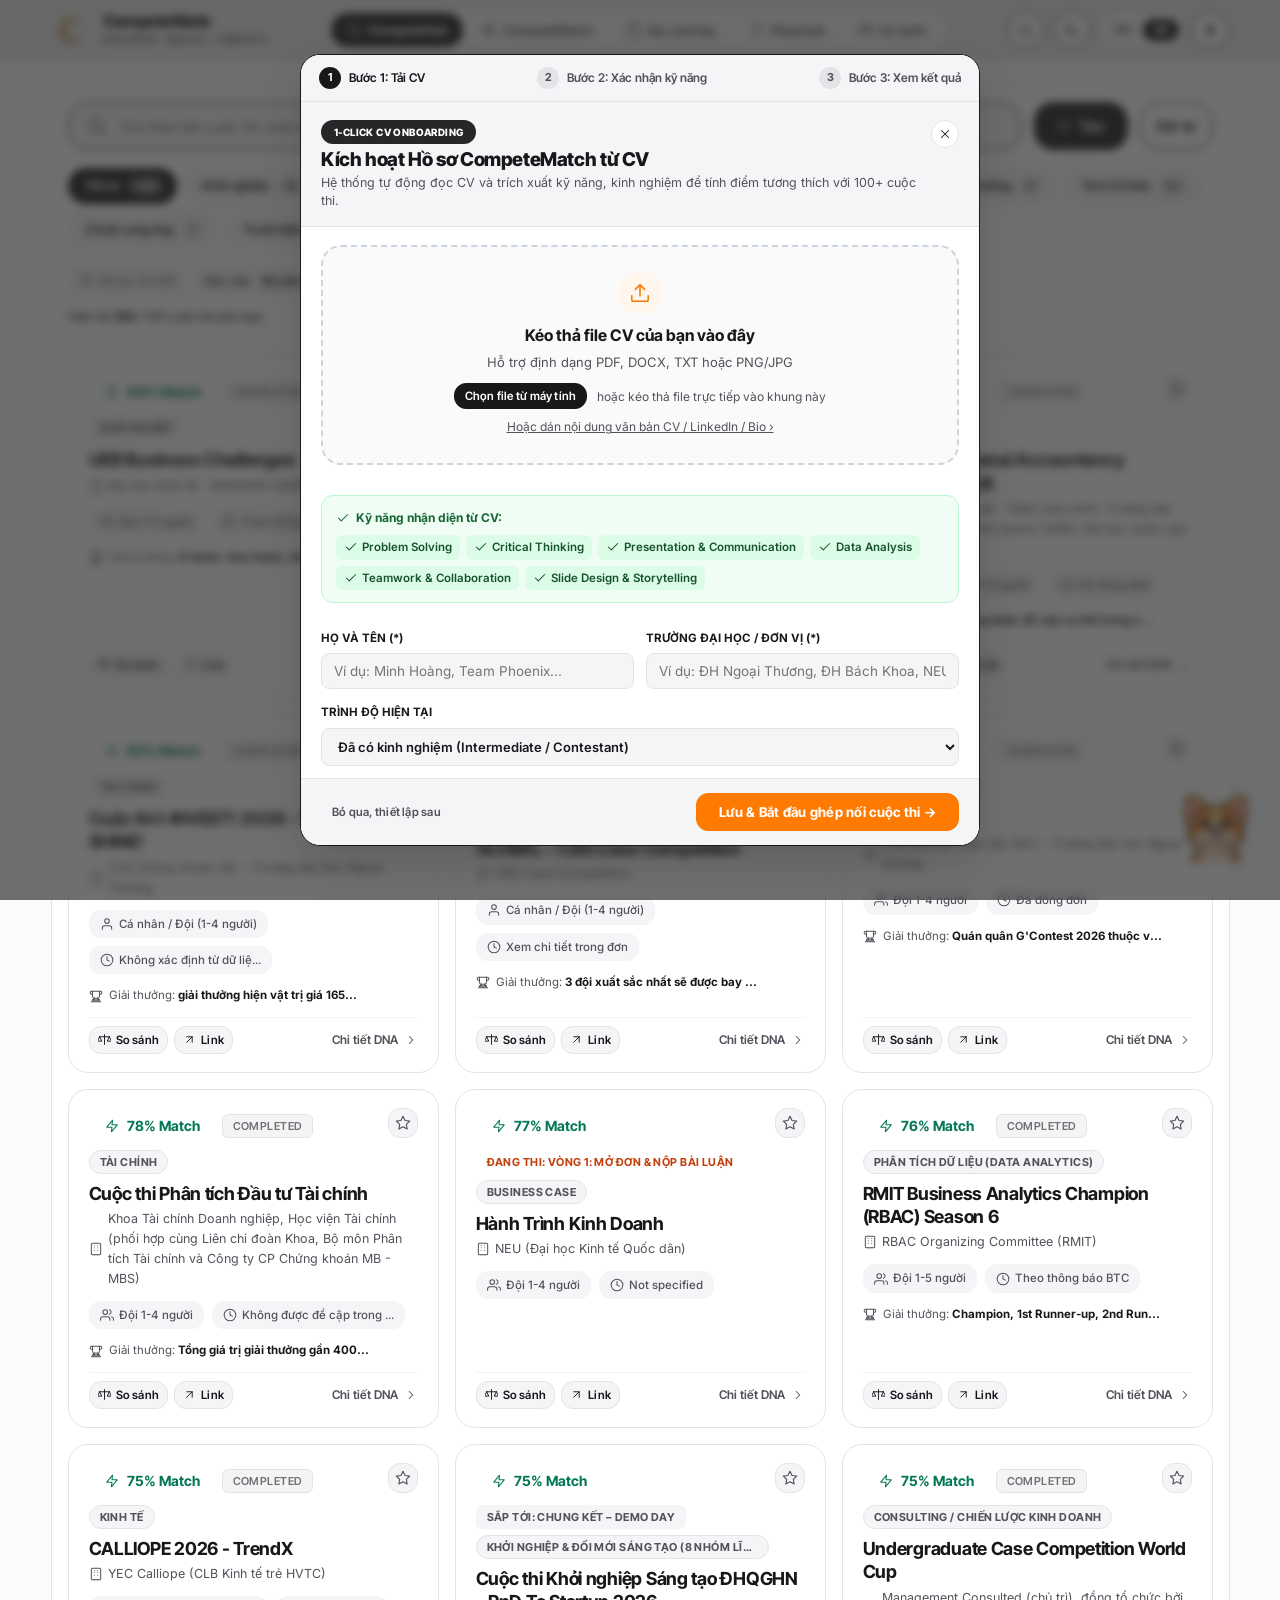
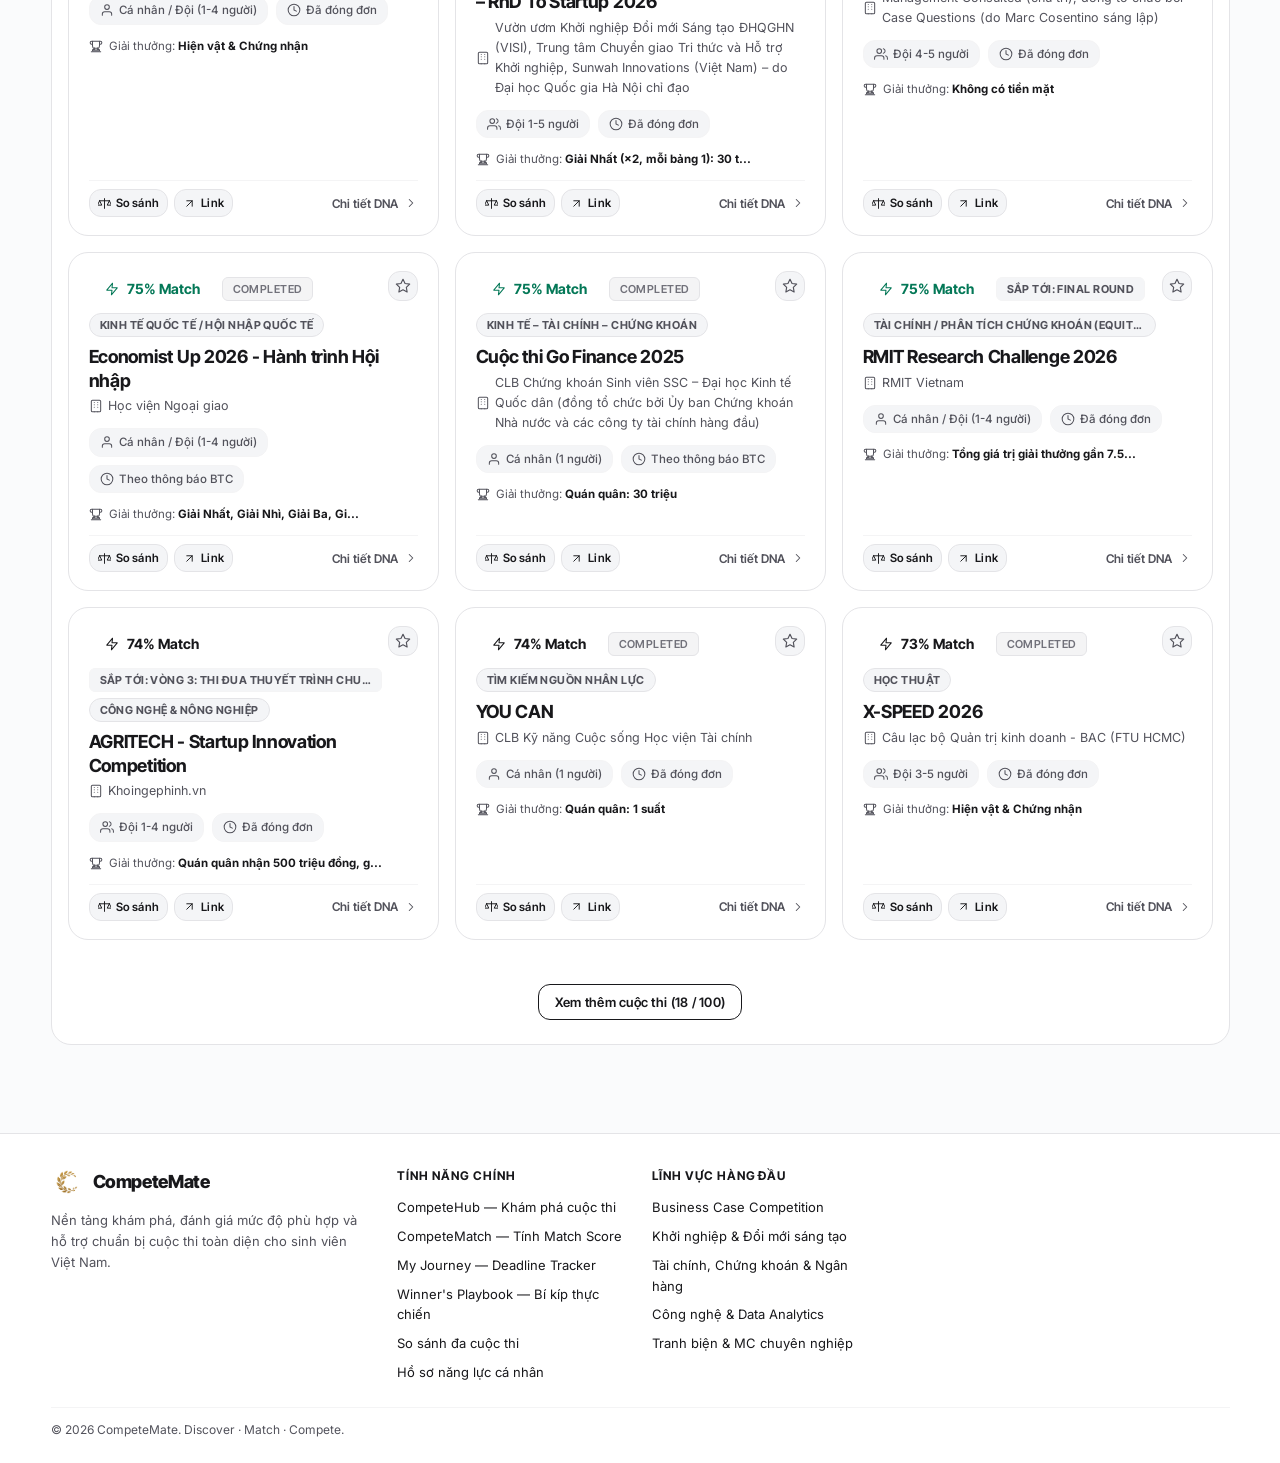
<file: competehub.html>
<!DOCTYPE html>
<html lang="vi">
<head>
  <meta charset="UTF-8">
  <meta http-equiv="refresh" content="0; url=index.html#hub">
  <title>Đang chuyển hướng đến CompeteHub...</title>
  <script>
    window.location.replace("index.html#hub");
  </script>
</head>
<body style="font-family: sans-serif; padding: 40px; text-align: center; background: #e9e9e9; color: #222;">
  <h2>Đang chuyển hướng đến CompeteHub...</h2>
  <p>Nếu trang không tự chuyển, vui lòng <a href="index.html#hub" style="color: #fa5d29; font-weight: bold;">nhấn vào đây để mở CompeteHub</a>.</p>
</body>
</html>
</file>
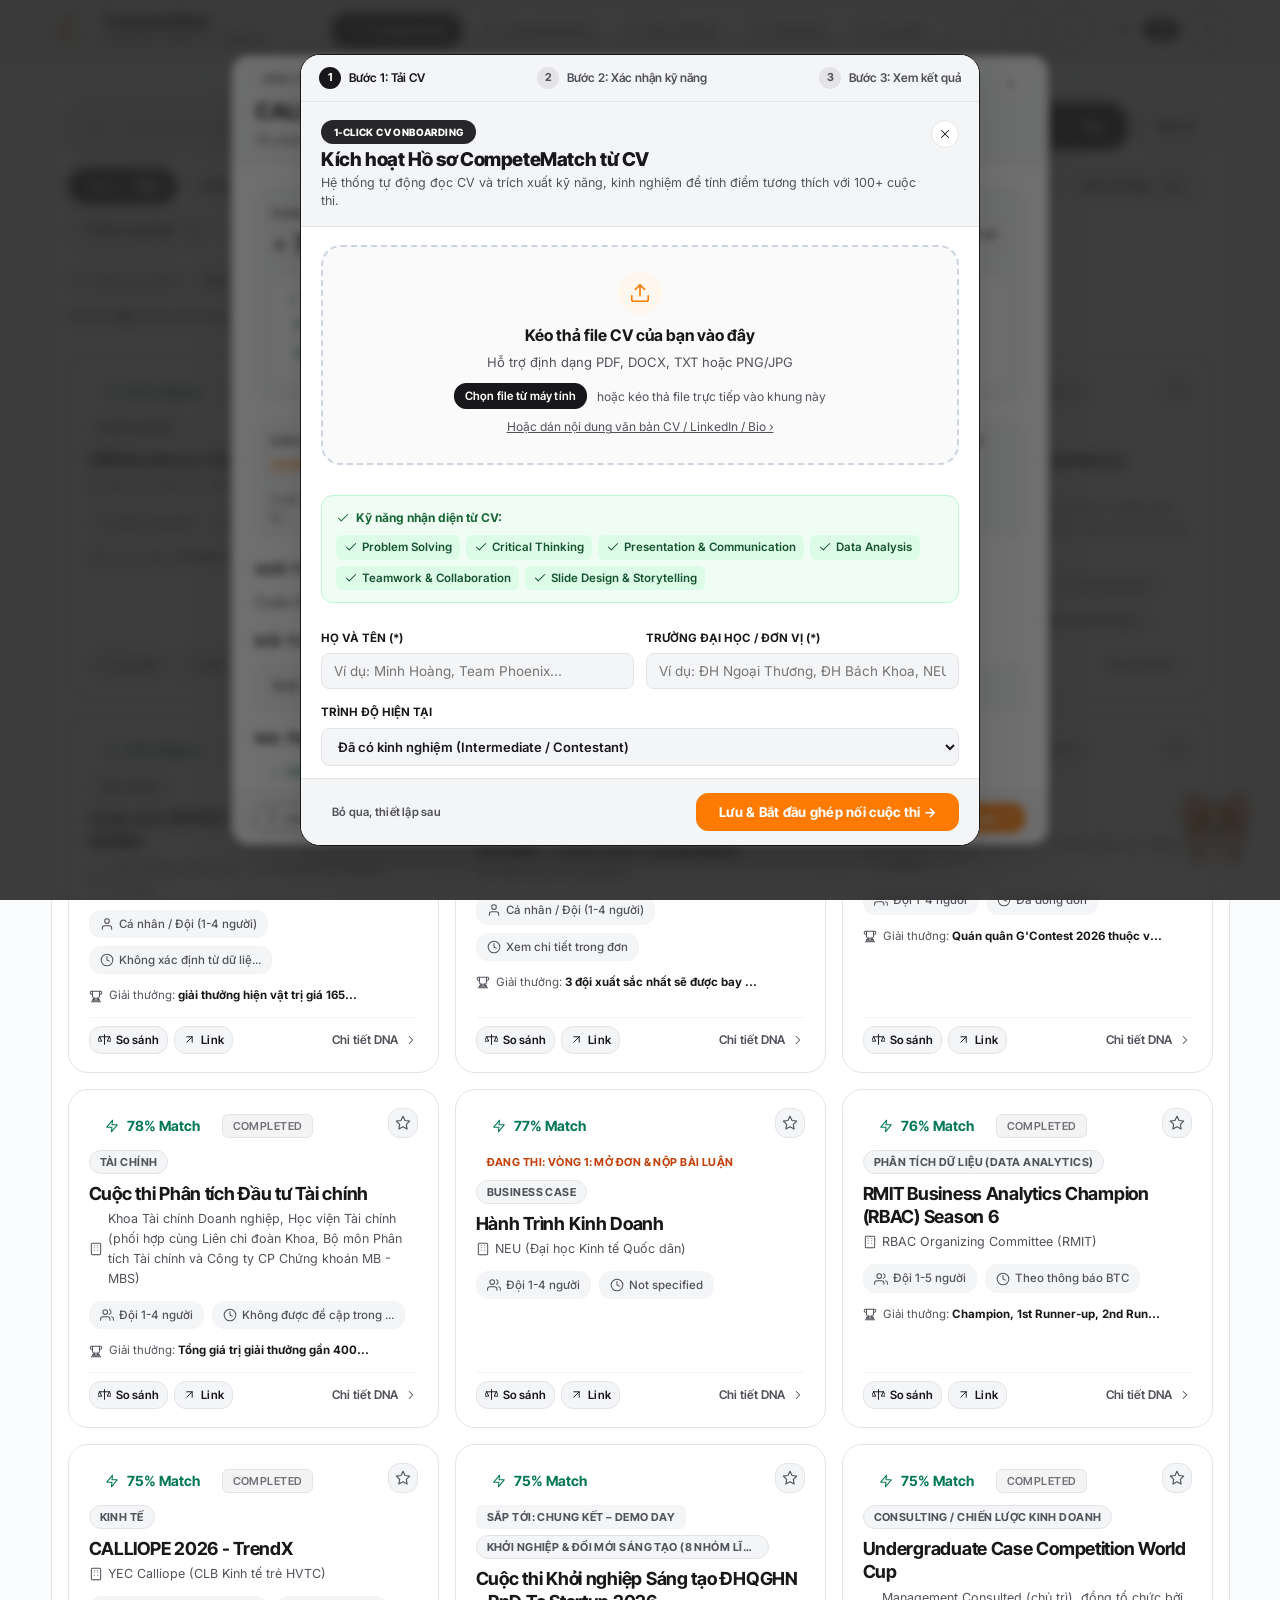
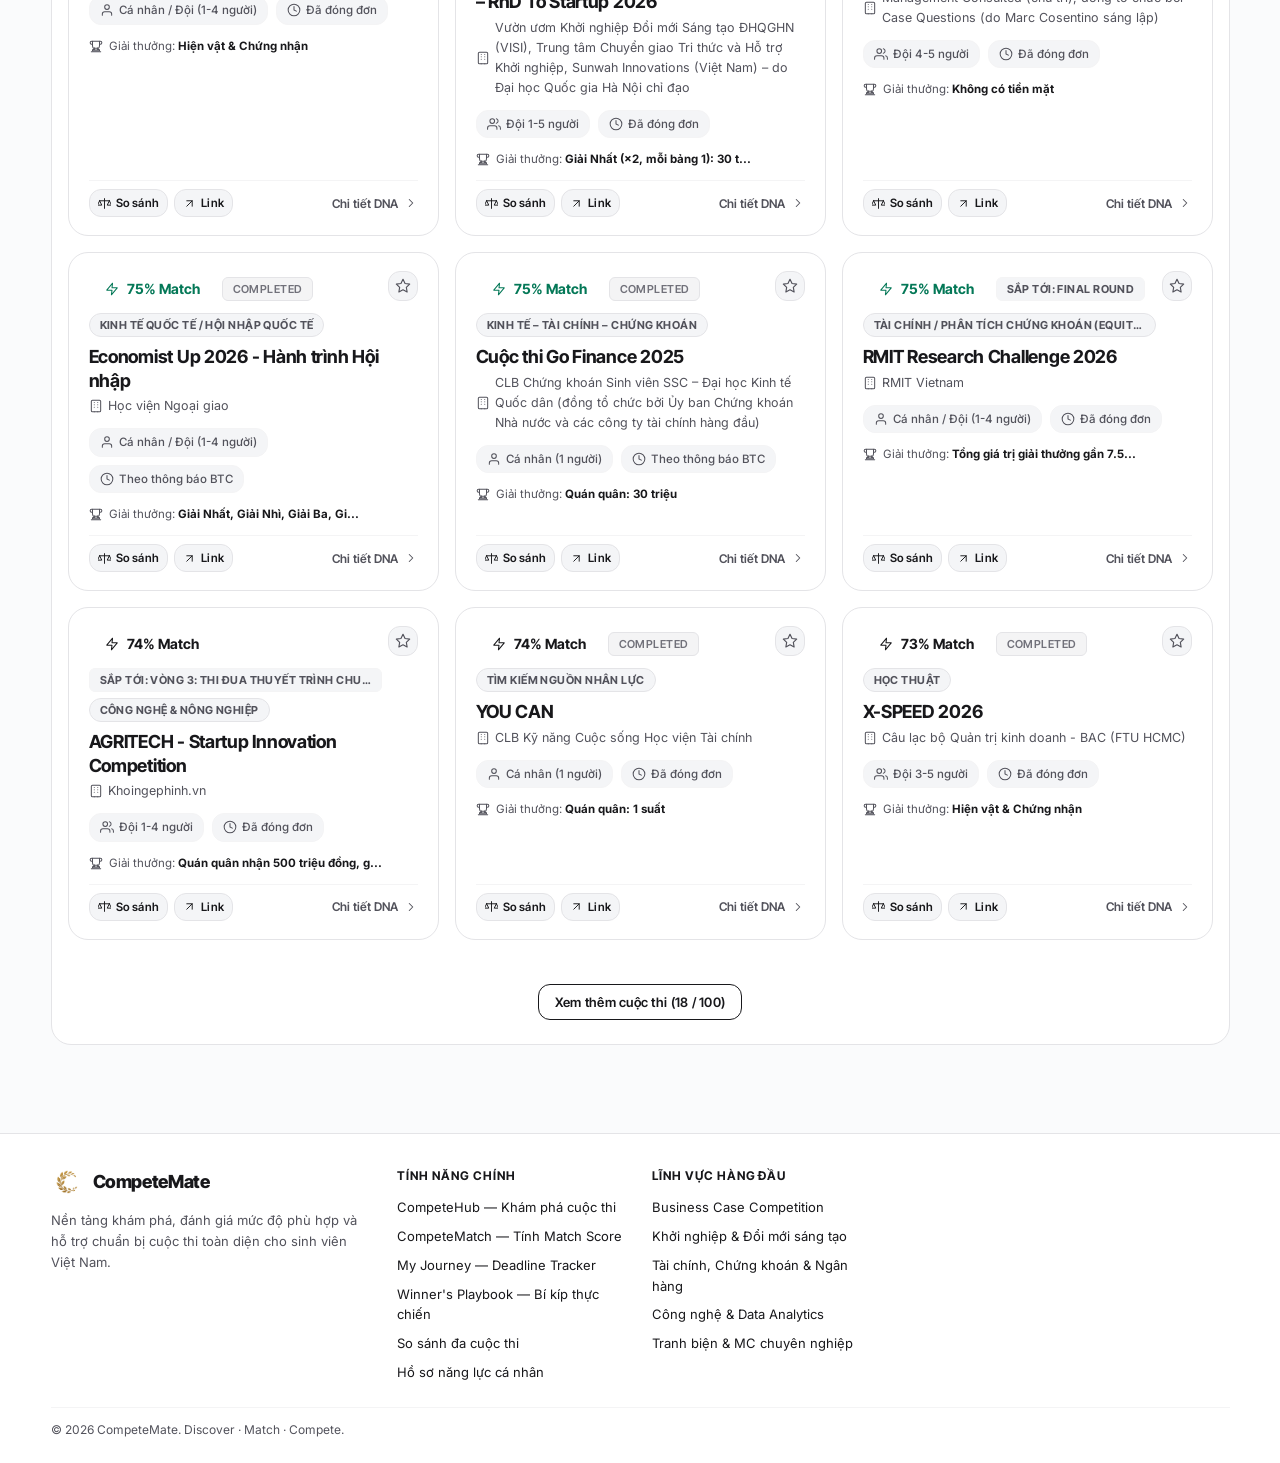
<file: competition_dna.html>
<!DOCTYPE html>
<html lang="vi">
<head>
  <meta charset="UTF-8">
  <meta http-equiv="refresh" content="0; url=index.html#dna/calliope-2026-trendx">
  <title>Đang chuyển hướng đến Competition DNA...</title>
  <script>
    window.location.replace("index.html#dna/calliope-2026-trendx");
  </script>
</head>
<body style="font-family: sans-serif; padding: 40px; text-align: center; background: #e9e9e9; color: #222;">
  <h2>Đang chuyển hướng đến Competition DNA Profile...</h2>
  <p>Nếu trang không tự chuyển, vui lòng <a href="index.html#dna/calliope-2026-trendx" style="color: #fa5d29; font-weight: bold;">nhấn vào đây để xem Competition DNA</a>.</p>
</body>
</html>
</file>
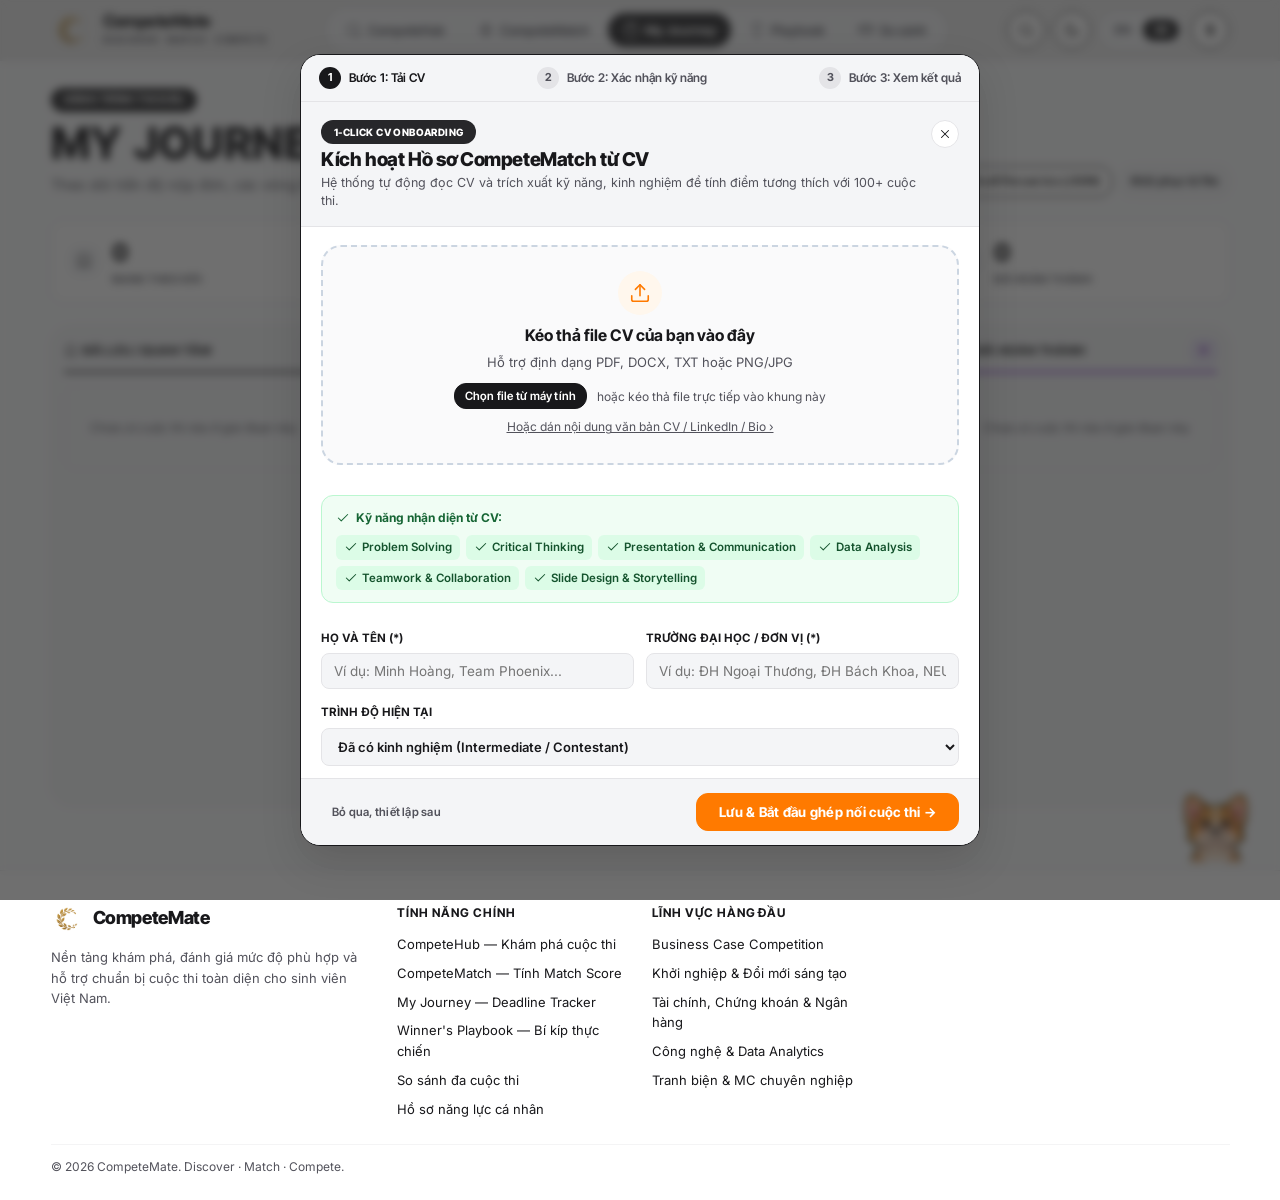
<file: my_journey.html>
<!DOCTYPE html>
<html lang="vi">
<head>
  <meta charset="UTF-8">
  <meta http-equiv="refresh" content="0; url=index.html#journey">
  <title>Đang chuyển hướng đến My Journey...</title>
  <script>
    window.location.replace("index.html#journey");
  </script>
</head>
<body style="font-family: sans-serif; padding: 40px; text-align: center; background: #e9e9e9; color: #222;">
  <h2>Đang chuyển hướng đến My Competition Journey...</h2>
  <p>Nếu trang không tự chuyển, vui lòng <a href="index.html#journey" style="color: #fa5d29; font-weight: bold;">nhấn vào đây để xem My Journey</a>.</p>
</body>
</html>
</file>
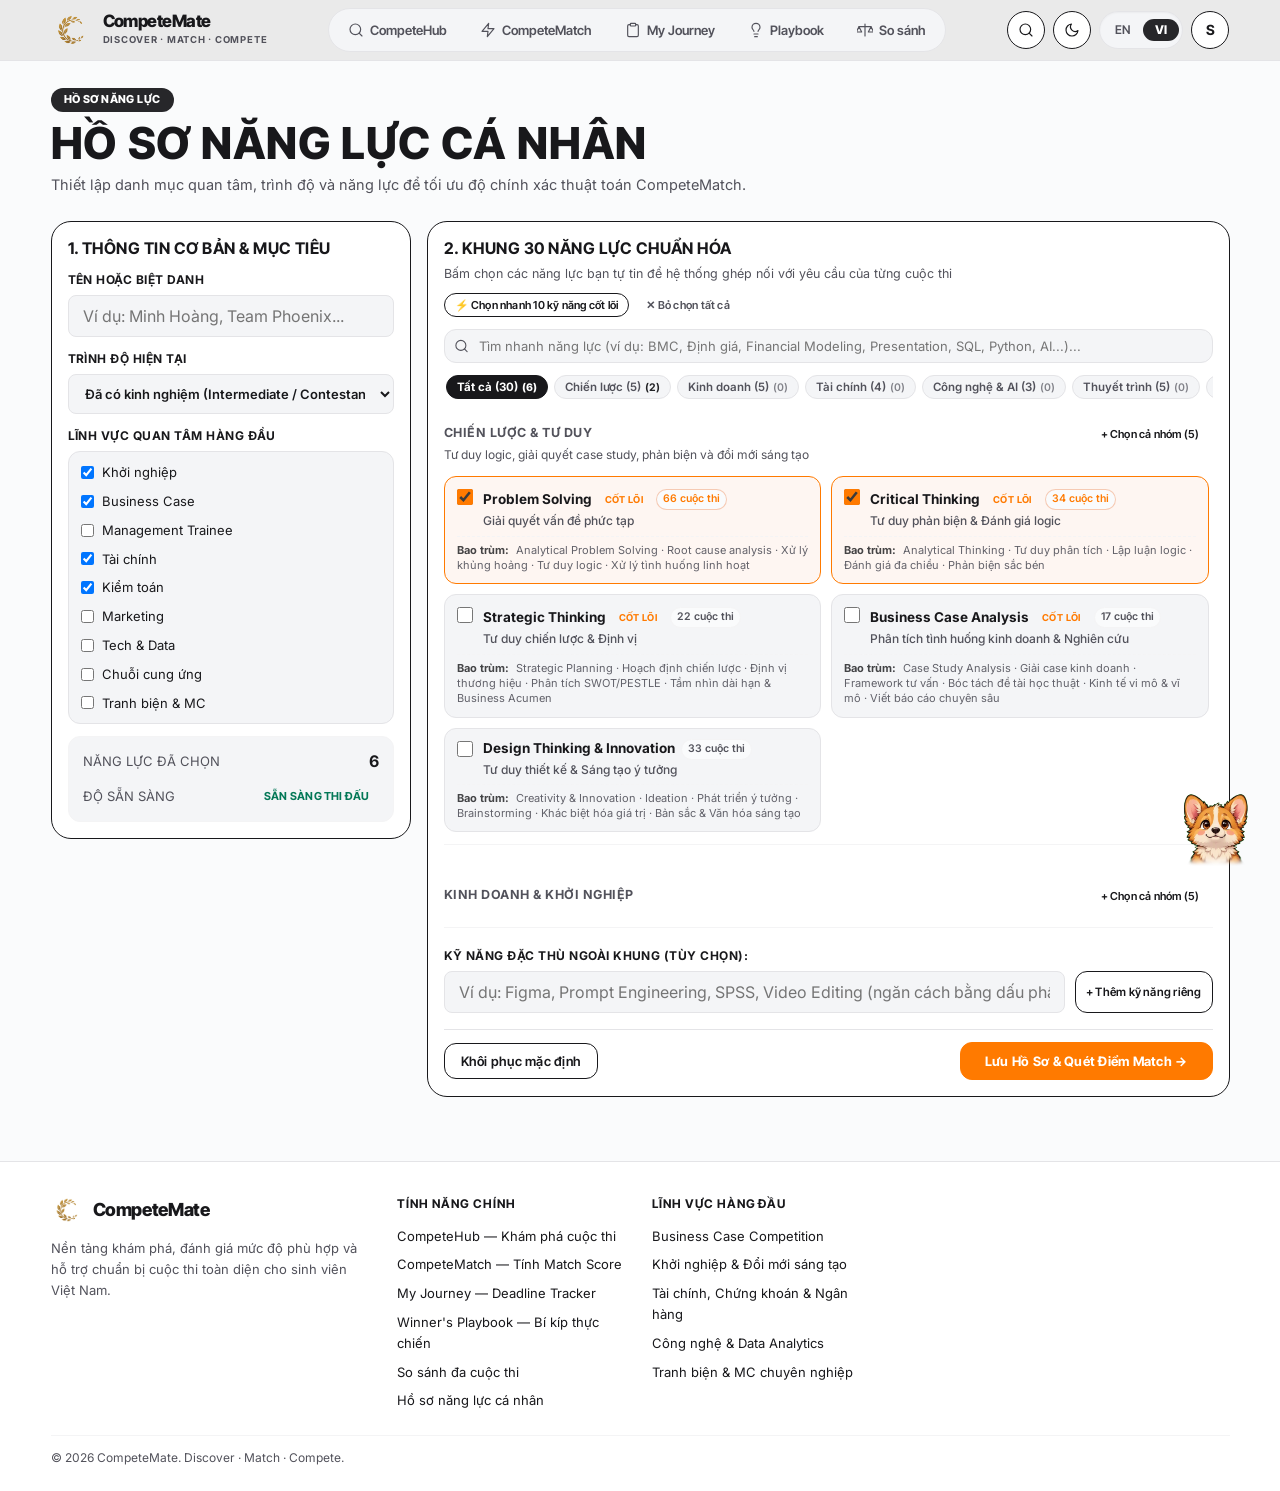
<file: profile.html>
<!DOCTYPE html>
<html lang="vi">
<head>
  <meta charset="UTF-8">
  <meta http-equiv="refresh" content="0; url=index.html#profile">
  <meta name="viewport" content="width=device-width, initial-scale=1.0">
  <title>CompeteMate — Hồ Sơ Năng Lực</title>
  <script>
    window.location.replace('index.html#profile');
  </script>
</head>
<body style="font-family: sans-serif; background: #0f1115; color: #fff; display: flex; align-items: center; justify-content: center; height: 100vh; margin: 0;">
  <p>Đang chuyển hướng tới trang Thiết lập Hồ sơ CompeteMate...</p>
</body>
</html>
</file>
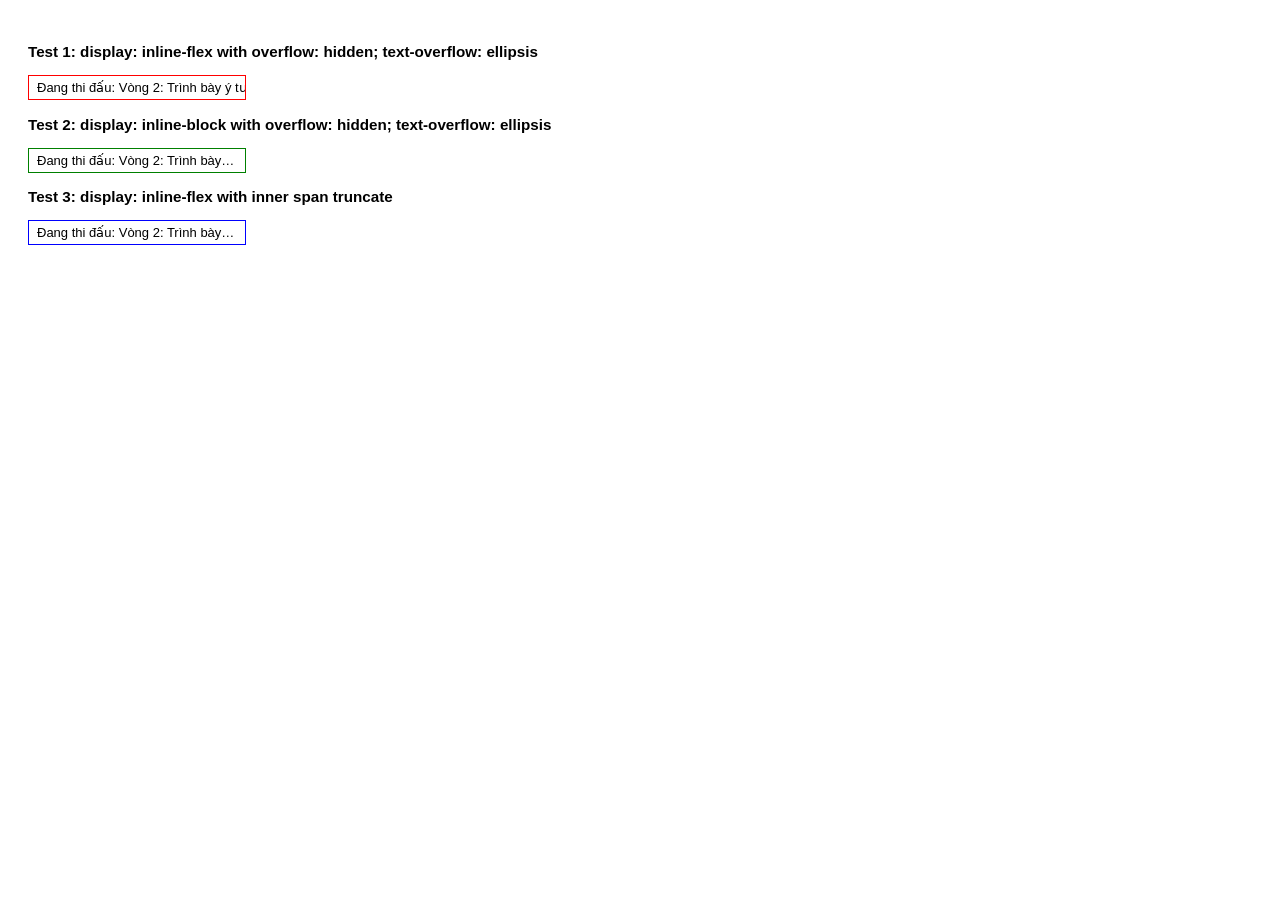
<file: scratch/test_ellipsis.html>
<!DOCTYPE html>
<html>
<head>
<meta charset="utf-8">
<style>
body { font-family: sans-serif; padding: 20px; font-size: 13px; }
.test1 {
  display: inline-flex;
  max-width: 200px;
  white-space: nowrap;
  overflow: hidden;
  text-overflow: ellipsis;
  border: 1px solid red;
  padding: 4px 8px;
}
.test2 {
  display: inline-block;
  max-width: 200px;
  white-space: nowrap;
  overflow: hidden;
  text-overflow: ellipsis;
  vertical-align: middle;
  border: 1px solid green;
  padding: 4px 8px;
}
.test3 {
  display: inline-flex;
  align-items: center;
  max-width: 200px;
  border: 1px solid blue;
  padding: 4px 8px;
}
.test3-text {
  overflow: hidden;
  text-overflow: ellipsis;
  white-space: nowrap;
}
</style>
</head>
<body>
<h3>Test 1: display: inline-flex with overflow: hidden; text-overflow: ellipsis</h3>
<div class='test1'>Đang thi đấu: Vòng 2: Trình bày ý tưởng và nhận phản hồi từ chuyên gia</div>

<h3>Test 2: display: inline-block with overflow: hidden; text-overflow: ellipsis</h3>
<div class='test2'>Đang thi đấu: Vòng 2: Trình bày ý tưởng và nhận phản hồi từ chuyên gia</div>

<h3>Test 3: display: inline-flex with inner span truncate</h3>
<div class='test3'><span class='test3-text'>Đang thi đấu: Vòng 2: Trình bày ý tưởng và nhận phản hồi từ chuyên gia</span></div>
</body>
</html>
</file>
<file: styles.css>
/* ==========================================================================
   COMPETEMATE DESIGN SYSTEM (Refined per DESIGN_SYSTEM.md & Anti-AI-Slop Constitution)
   Vibe: Monochrome · Modern · Editorial · Engineered
   Rhythm: 4px grid · Subtly rounded · Generous line-height · Flat (NO decorative shadows)
   Palette: 90% Neutral · 8% Structural · 2% Semantic Accent
   ========================================================================== */

@import url('https://fonts.googleapis.com/css2?family=Inter+Tight:ital,wght@0,400;0,500;0,600;0,700;0,800;1,400;1,600&family=Inter:ital,opsz,wght@0,14..32,400;0,14..32,500;0,14..32,600;0,14..32,700&family=JetBrains+Mono:wght@400;500;600&display=swap');

:root {
  /* Surface Tokens (90% Neutral - Pure Modern Light) */
  --nf-bg-1: #FAFBFC;        /* Canvas Background: Pure crisp & bright */
  --nf-bg-2: #F4F5F7;        /* Surface / Panels / Well / Secondary */
  --nf-bg-3: #FFFFFF;        /* Elevated Card / Modal */
  --nf-bg-count: #FF7A00;    /* Metric badge */

  /* Structural & Text Tokens (8%) */
  --color-primary: #18181B;
  --color-primary-rgb: 24, 24, 27;
  --color-muted: #52525B;
  --color-white: #FFFFFF;
  --color-border: #18181B;
  --color-border-subtle: #E4E4E7;
  --color-border-light: #F4F4F5;

  /* Signature Sunset Accent Tokens (Youthful, Vibrant & Modern per Reference) */
  --color-accent: #FF7A00;
  --color-accent-hover: #E06C00;
  --color-accent-soft: rgba(255, 122, 0, 0.08);
  --color-accent-text: #FFFFFF;

  /* Mapped for backward-compatible classes */
  --color-orange: #FF7A00;
  --color-orange-hover: #E66E00;
  --color-blue: #FF7A00;
  --color-inspire: #10B981;
  --color-inspire-soft: #ECFDF5;
  --color-awards: #7928CA;
  --color-awards-soft: rgba(121, 40, 202, 0.08);

  /* Status Chips */
  --chip-completed-bg: #F4F4F5;
  --chip-completed-color: #71717A;
  --chip-completed-border: #E4E4E7;
  --chip-open-bg: #ECFDF5;
  --chip-open-color: #047857;
  --chip-open-border: #A7F3D0;
  --chip-urgent-bg: #FFF7ED;
  --chip-urgent-color: #C2410C;
  --chip-urgent-border: #FED7AA;

  /* Component specific tokens */
  --header-bg: rgba(250, 251, 252, 0.92);
  --header-border: #E4E4E7;
  --card-bg: #FFFFFF;
  --card-border: #E4E4E7;
  --input-bg: #F4F5F7;
  --input-border: #E4E4E7;
  --modal-overlay-bg: rgba(0, 0, 0, 0.5);

  /* Typography Scale */
  --font-display: 'Inter Tight', -apple-system, BlinkMacSystemFont, "Segoe UI", Roboto, sans-serif;
  --font-body: 'Inter', -apple-system, BlinkMacSystemFont, "Segoe UI", Roboto, sans-serif;
  --font-mono: 'JetBrains Mono', monospace;

  --text-display: clamp(40px, 6vw, 76px);
  --text-h1: clamp(28px, 3.5vw, 42px);
  --text-h2: 13.5px;
  --text-h3: 18px;
  --text-lead: 16px;
  --text-body: 14.5px;
  --text-sm: 12.5px;
  --text-xs: 11px;

  /* Spacing Scale (Strict 4px base rhythm) */
  --space-1: 4px;
  --space-2: 8px;
  --space-3: 12px;
  --space-4: 16px;
  --space-5: 24px;
  --space-6: 32px;
  --space-7: 48px;
  --space-8: 64px;

  /* Radius Scale - Soft Modern Curves (Ref: Image 2 & 3) */
  --radius-tag: 6px;
  --radius-button: 12px;
  --radius-container: 20px;
  --radius-card: 20px;
  --radius-modal: 24px;
  --radius-pill: 9999px;

  /* TRIAL: neutral monochrome accent (no brand color). Previous ocean-to-sky: #0B5FA5 -> #1AA6D8 */
  --gradient-sunset: #27272A;
  --gradient-sunset-h: #27272A;
  --gradient-sunset-hover: #09090B;
  --gradient-sunset-soft: rgba(39, 39, 42, 0.08);

  /* Layout */
  --max-width: 1219px;
  --gutter: 20px;

  /* Transitions */
  --transition-fast: 0.15s ease;
  --transition-normal: 0.25s cubic-bezier(0.16, 1, 0.3, 1);
}

/* ==========================================================================
   DARK THEME TOKENS (Engineered Sleek Charcoal Dark with Radiant Accents)
   ========================================================================== */
[data-theme="dark"] {
  --nf-bg-1: #09090B;        /* Canvas Background: Pure deep zinc */
  --nf-bg-2: #141417;        /* Surface / Panels / Well / Secondary */
  --nf-bg-3: #18181B;        /* Elevated Card / Modal */
  --nf-bg-count: #FF7A00;    /* Metric badge */

  --color-primary: #FFFFFF;  /* Pure white crisp headings and titles */
  --color-primary-rgb: 255, 255, 255;
  --color-muted: #A1A1AA;    /* Clear zinc-400 subtitle */
  --color-white: #FFFFFF;
  --color-border: #3F3F46;
  --color-border-subtle: #27272A;
  --color-border-light: #1F1F23;

  /* Radiant Luminous Sunset Accents in Dark */
  --color-accent: #FF7A00;
  --color-accent-hover: #FF9333;
  --color-accent-soft: rgba(255, 122, 0, 0.16);
  --color-accent-text: #FFFFFF;

  --color-orange: #FF7A00;
  --color-orange-hover: #FF9429;
  --color-blue: #FF7A00;
  --color-inspire: #34D399;
  --color-inspire-soft: rgba(16, 185, 129, 0.15);
  --color-awards: #A855F7;
  --color-awards-soft: rgba(168, 85, 247, 0.15);

  --chip-completed-bg: #27272A;
  --chip-completed-color: #A1A1AA;
  --chip-completed-border: #3F3F46;
  --chip-open-bg: rgba(16, 185, 129, 0.14);
  --chip-open-color: #34D399;
  --chip-open-border: rgba(16, 185, 129, 0.3);
  --chip-urgent-bg: rgba(245, 158, 11, 0.14);
  --chip-urgent-color: #FBBF24;
  --chip-urgent-border: rgba(245, 158, 11, 0.3);

  --header-bg: rgba(9, 9, 11, 0.94);
  --header-border: #27272A;
  --card-bg: #141417;
  --card-border: #27272A;
  --input-bg: #141417;
  --input-border: #27272A;
  --modal-overlay-bg: rgba(0, 0, 0, 0.8);
}

/* ==========================================================================
   RESET & FOUNDATIONS
   ========================================================================== */
*, *::before, *::after {
  box-sizing: border-box;
  margin: 0;
  padding: 0;
}

html {
  font-size: 16px;
  scroll-behavior: smooth;
  background-color: var(--nf-bg-1);
  color: var(--color-primary);
  font-family: var(--font-body);
  line-height: 1.6;
  -webkit-font-smoothing: antialiased;
  -moz-osx-font-smoothing: grayscale;
  overflow-x: clip;
  max-width: 100%;
}

body {
  min-height: 100vh;
  background-color: var(--nf-bg-1);
  color: var(--color-primary);
  display: flex;
  flex-direction: column;
  max-width: 100%;
}

img, svg {
  display: block;
}

a {
  color: var(--color-primary);
  text-decoration: none;
  transition: opacity var(--transition-fast);
}

a:hover {
  opacity: 0.8;
}

:focus-visible {
  outline: 2px solid var(--color-primary);
  outline-offset: 2px;
}

input:focus-visible,
textarea:focus-visible,
select:focus-visible {
  outline: none !important;
  outline-offset: 0 !important;
}

button, input, select, textarea {
  font-family: inherit;
  font-size: inherit;
  color: inherit;
  border: none;
  outline: none;
}

button {
  cursor: pointer;
  background: none;
}

h1, .h1 {
  font-family: var(--font-display);
  font-size: var(--text-h1);
  font-weight: 800;
  line-height: 1.18;
  letter-spacing: 0.015em;
  word-spacing: 0.05em;
  text-transform: uppercase;
  color: var(--color-primary);
}

h2, .h2 {
  font-family: var(--font-display);
  font-size: var(--text-h2);
  font-weight: 700;
  line-height: 1.8;
  letter-spacing: 0.08em;
  text-transform: uppercase;
  color: var(--color-muted);
}

h3, .h3 {
  font-family: var(--font-display);
  font-size: var(--text-h3);
  font-weight: 700;
  line-height: 1.25;
  letter-spacing: -0.02em;
  color: var(--color-primary);
}

p.lead {
  font-size: var(--text-lead);
  line-height: 1.55;
  color: var(--color-muted);
}

.container {
  width: 100%;
  max-width: var(--max-width);
  margin-left: auto;
  margin-right: auto;
  padding-left: var(--gutter);
  padding-right: var(--gutter);
}

/* ==========================================================================
   SVG ICON SYSTEM (Anti-AI-Slop: Zero raw emojis, pure geometry)
   ========================================================================== */
.svg-icon {
  width: 16px;
  height: 16px;
  fill: none;
  stroke: currentColor;
  stroke-width: 1.75;
  stroke-linecap: round;
  stroke-linejoin: round;
  flex-shrink: 0;
  display: inline-block;
  vertical-align: middle;
}

.svg-icon-sm {
  width: 14px;
  height: 14px;
  fill: none;
  stroke: currentColor;
  stroke-width: 1.75;
  stroke-linecap: round;
  stroke-linejoin: round;
  flex-shrink: 0;
  display: inline-block;
  vertical-align: middle;
}

/* ==========================================================================
   BUTTONS (Primary, Secondary, Subtle, Danger)
   ========================================================================== */
.btn {
  display: inline-flex;
  align-items: center;
  justify-content: center;
  gap: var(--space-2);
  padding: 9px 16px;
  background-color: var(--color-primary);
  color: var(--color-white);
  border-radius: var(--radius-button);
  font-family: var(--font-display);
  font-size: 13px;
  font-weight: 600;
  letter-spacing: 0.02em;
  transition: all var(--transition-fast);
  border: 1px solid var(--color-primary);
  white-space: nowrap;
  user-select: none;
}

.btn:hover {
  background-color: #000000;
  transform: translateY(-1px);
}

.btn:active {
  transform: translateY(0);
}

.btn:disabled {
  opacity: 0.45;
  cursor: not-allowed;
  pointer-events: none;
}

.btn-secondary {
  background-color: var(--nf-bg-3);
  color: var(--color-primary);
  border: 1px solid var(--color-border);
}

.btn-secondary:hover {
  background-color: var(--color-primary);
  color: var(--color-white);
}

.btn-subtle {
  background-color: var(--nf-bg-2);
  color: var(--color-primary);
  border: 1px solid var(--color-border-subtle);
}

.btn-subtle:hover {
  background-color: var(--nf-bg-3);
  border-color: var(--color-primary);
}

.btn-ghost {
  background: transparent;
  color: var(--color-primary);
  border: 1px solid transparent;
}

.btn-ghost:hover {
  background-color: rgba(34, 34, 34, 0.06);
}

.btn-orange {
  background-color: var(--color-orange);
  color: var(--color-white);
  border-color: var(--color-orange);
}

.btn-orange:hover {
  background-color: #de4714;
  border-color: #de4714;
}

.btn-sm {
  padding: 5px 10px;
  font-size: 11.5px;
  gap: 5px;
}

.btn-sm .svg-icon, .btn-sm .svg-icon-sm {
  width: 13px;
  height: 13px;
}

/* ==========================================================================
   CHIPS & TAGS
   ========================================================================== */
.chip {
  display: inline-flex;
  align-items: center;
  gap: 4px;
  padding: 3px 8px;
  border-radius: var(--radius-tag);
  font-family: var(--font-display);
  font-size: var(--text-xs);
  font-weight: 700;
  letter-spacing: 0.04em;
  text-transform: uppercase;
  background-color: var(--nf-bg-2);
  color: var(--color-muted);
  border: 1px solid var(--color-border-subtle);
  white-space: nowrap;
  line-height: 1.3;
  max-width: 100%;
  box-sizing: border-box;
  overflow: hidden;
  text-overflow: ellipsis;
}

.chip-pill {
  border-radius: var(--radius-pill);
  padding: 4px 10px;
}

.chip-primary {
  background-color: var(--color-primary);
  color: var(--color-white);
  border-color: var(--color-primary);
}

.chip-count {
  background: var(--gradient-sunset) no-repeat !important;
  background-size: 100% 100% !important;
  background-origin: border-box !important;
  background-clip: border-box !important;
  color: #FFFFFF !important;
  border: 1px solid transparent !important;
  font-weight: 800;
  letter-spacing: 0.04em;
  text-transform: uppercase;
  border-radius: var(--radius-pill);
  box-shadow: none;
}

.chip-orange {
  background-color: #fff2ed;
  color: var(--color-orange);
  border-color: #ffd0c2;
}

.chip-green {
  background-color: #ecfdf5;
  color: #047857;
  border-color: #a7f3d0;
  font-weight: 600;
}

.chip-purple {
  background-color: var(--color-awards-soft);
  color: var(--color-awards);
  border-color: #d6ccff;
}

.chip-blue {
  background-color: rgba(255, 122, 0, 0.1);
  color: #FF7A00;
  border-color: rgba(255, 122, 0, 0.25);
  font-weight: 700;
}

.chip-subtle {
  background-color: var(--nf-bg-2);
  color: var(--color-muted);
  border-color: var(--color-border-light);
}

/* ==========================================================================
   HEADER & NAVIGATION
   ========================================================================== */
.header-main {
  position: sticky;
  top: 0;
  z-index: 100;
  background-color: rgba(233, 233, 233, 0.94);
  backdrop-filter: blur(12px);
  -webkit-backdrop-filter: blur(12px);
  border-bottom: 1px solid var(--color-border-subtle);
}

.header-inner {
  display: flex;
  align-items: center;
  justify-content: space-between;
  height: 60px;
  gap: var(--space-3);
}

.header-brand {
  display: flex;
  align-items: center;
  gap: var(--space-3);
  user-select: none;
  flex-shrink: 0;
  white-space: nowrap;
}

.brand-logo-mark {
  width: 40px;
  height: 40px;
  display: flex;
  align-items: center;
  justify-content: center;
  flex-shrink: 0;
  background: transparent;
}

.brand-logo-img {
  width: 40px;
  height: 40px;
  object-fit: contain;
  display: block;
}

.brand-text {
  display: flex;
  flex-direction: column;
  white-space: nowrap;
}

.brand-title {
  font-family: var(--font-display);
  font-weight: 800;
  font-size: 17px;
  letter-spacing: -0.03em;
  color: var(--color-primary);
  line-height: 1;
  white-space: nowrap;
}

.brand-sub {
  font-size: 9.5px;
  text-transform: uppercase;
  letter-spacing: 0.08em;
  color: var(--color-muted);
  font-weight: 700;
  margin-top: 2px;
  white-space: nowrap;
}

.nav-links {
  display: flex;
  align-items: center;
  gap: 3px;
  background-color: var(--nf-bg-2);
  padding: 4px;
  border-radius: var(--radius-pill);
  border: 1px solid var(--color-border-subtle);
  flex-shrink: 0;
}

.nav-link {
  display: flex;
  align-items: center;
  gap: 6px;
  padding: 6px 14px;
  border-radius: var(--radius-pill);
  font-family: var(--font-display);
  font-size: 13px;
  font-weight: 600;
  color: var(--color-muted);
  transition: all var(--transition-fast);
  cursor: pointer;
  border: 1px solid transparent;
  white-space: nowrap;
  flex-shrink: 0;
}

.nav-link:hover {
  color: var(--color-primary);
  background-color: rgba(0, 0, 0, 0.05);
}

.nav-link svg {
  stroke: currentColor;
}

.nav-link.is-active {
  color: #FFFFFF !important;
  background: var(--gradient-sunset) no-repeat !important;
  background-size: 100% 100% !important;
  background-origin: border-box !important;
  background-clip: border-box !important;
  border: 1px solid transparent !important;
  font-weight: 700;
  box-shadow: none;
}

.nav-link.is-active:hover {
  color: #FFFFFF !important;
  background: var(--gradient-sunset-hover) no-repeat !important;
  background-size: 100% 100% !important;
  opacity: 0.96;
}

.nav-link.is-active svg {
  stroke: #FFFFFF !important;
}

.nav-counter {
  background-color: var(--nf-bg-count);
  color: #111;
  font-size: 10px;
  font-weight: 800;
  padding: 1px 6px;
  border-radius: var(--radius-pill);
  transition: all var(--transition-fast);
}

.nav-link.is-active .nav-counter {
  background-color: rgba(255, 255, 255, 0.25);
  color: #FFFFFF;
}

.header-actions {
  display: flex;
  align-items: center;
  gap: var(--space-2);
  flex-shrink: 0;
}

/* Header Search Button (Icon-only to ensure menu and profile badge fit without clipping) */
.header-search-btn {
  display: flex;
  align-items: center;
  justify-content: center;
  width: 38px;
  height: 38px;
  padding: 0;
  background-color: var(--nf-bg-3);
  border: 1px solid var(--color-border);
  border-radius: var(--radius-button);
  color: var(--color-muted);
  transition: all var(--transition-fast);
  cursor: pointer;
  flex-shrink: 0;
}

.header-search-btn:hover {
  border-color: var(--color-primary);
  color: var(--color-primary);
  background-color: var(--nf-bg-2);
}

.search-kbd-pill {
  font-size: 10px;
  font-family: monospace;
  padding: 2px 6px;
  background: var(--nf-bg-2);
  border: 1px solid var(--color-border-light);
  border-radius: 4px;
  color: var(--color-muted);
}

/* Date Reference Button (Synced with Machine Real-time by default) */
.date-ref-pill-btn {
  display: flex;
  align-items: center;
  gap: 7px;
  height: 38px;
  padding: 0 11px;
  background-color: var(--nf-bg-3);
  border: 1px solid var(--color-border);
  border-radius: var(--radius-button);
  font-family: var(--font-display);
  font-size: 12.5px;
  font-weight: 600;
  color: var(--color-primary);
  cursor: pointer;
  transition: all var(--transition-fast);
  white-space: nowrap;
  flex-shrink: 0;
}

.date-ref-pill-btn:hover {
  border-color: var(--color-orange);
  background-color: var(--nf-bg-2);
}

/* User Profile Nav Link / Button (Leads to full profile page) */
.profile-pill-btn {
  display: flex;
  align-items: center;
  gap: 6px;
  height: 38px;
  padding: 0 12px;
  background-color: var(--nf-bg-3);
  border: 1px solid var(--color-border);
  border-radius: var(--radius-button);
  font-family: var(--font-display);
  font-size: 13px;
  font-weight: 600;
  color: var(--color-primary);
  cursor: pointer;
  transition: all var(--transition-fast);
  white-space: nowrap;
  flex-shrink: 0;
  text-decoration: none;
}

.profile-pill-btn:hover {
  background-color: var(--color-primary);
  color: var(--color-white);
  border-color: var(--color-primary);
}

.profile-pill-btn.is-active {
  background-color: var(--color-orange);
  border-color: var(--color-orange);
  color: var(--color-white);
  font-weight: 700;
}

.profile-pill-btn.is-active:hover {
  background-color: #e54f1d;
  color: var(--color-white);
}

.profile-pill-dot {
  width: 7px;
  height: 7px;
  border-radius: 50%;
  background-color: #27ae60;
  flex-shrink: 0;
}

.profile-pill-btn.is-active .profile-pill-dot {
  background-color: #ffffff;
}

.header-profile-unconfigured-badge {
  background-color: var(--color-orange);
  color: var(--color-white);
  font-size: 9.5px;
  font-weight: 700;
  padding: 2px 6px;
  border-radius: var(--radius-pill);
  text-transform: uppercase;
  letter-spacing: 0.02em;
  line-height: 1.2;
  margin-left: 5px;
  white-space: nowrap;
}

/* ==========================================================================
   PROFILE ACTIVATION CALLOUT BANNER (CompeteHub Top)
   ========================================================================== */
.profile-activation-banner {
  background-color: var(--nf-bg-3);
  border: 1px solid var(--color-border);
  border-left: 4px solid var(--color-orange);
  border-radius: var(--radius-container);
  padding: 16px 20px;
  margin-bottom: var(--space-4);
  display: flex;
  align-items: center;
  justify-content: space-between;
  gap: var(--space-4);
}

.profile-activation-banner.is-configured {
  border-left: 4px solid #10B981;
  padding: 10px 18px;
  background-color: var(--nf-bg-2);
}

.pab-content {
  flex: 1;
  min-width: 0;
}

.pab-badge-row {
  display: flex;
  align-items: center;
  gap: 8px;
  margin-bottom: 6px;
  flex-wrap: wrap;
}

.pab-status-text {
  font-size: 12px;
  color: var(--color-muted);
}

.pab-title {
  font-family: var(--font-display);
  font-size: 15px;
  font-weight: 800;
  letter-spacing: -0.01em;
  color: var(--color-primary);
  margin-bottom: 4px;
  text-transform: uppercase;
}

.pab-desc {
  font-size: 13px;
  color: var(--color-muted);
  line-height: 1.4;
  margin: 0;
}

.pab-actions {
  display: flex;
  gap: 8px;
  align-items: center;
  flex-shrink: 0;
  flex-wrap: wrap;
}

@media (max-width: 768px) {
  .profile-activation-banner {
    flex-direction: column;
    align-items: stretch;
  }
  .pab-actions {
    flex-direction: column;
    align-items: stretch;
  }
  .pab-actions .btn {
    width: 100%;
    justify-content: center;
  }
}

/* Quick Skills Pills in Onboarding Modal */
.quick-skill-pill {
  display: inline-flex;
  align-items: center;
  gap: 5px;
  padding: 5px 11px;
  border-radius: var(--radius-pill);
  font-size: 12px;
  font-weight: 600;
  background-color: var(--nf-bg-3);
  border: 1px solid var(--color-border);
  color: var(--color-primary);
  cursor: pointer;
  transition: all var(--transition-fast);
  user-select: none;
}

.quick-skill-pill:hover {
  border-color: var(--color-orange);
  background-color: var(--nf-bg-2);
}

.quick-skill-pill.is-active {
  background-color: #ecfdf5;
  border-color: #10b981;
  color: #047857;
  font-weight: 700;
}


.mobile-nav-toggle {
  display: none;
  padding: 6px;
  border-radius: var(--radius-button);
  background-color: var(--nf-bg-3);
  border: 1px solid var(--color-border-subtle);
}

/* ==========================================================================
   HERO SECTION (Streamlined & Welcoming - Avoids Cognitive Overload)
   ========================================================================== */
.hero-editorial {
  padding-top: var(--space-6);
  padding-bottom: var(--space-5);
  border-bottom: 1px solid var(--color-border-subtle);
  background-color: var(--nf-bg-1);
}

.hero-meta-strip {
  display: flex;
  align-items: center;
  justify-content: space-between;
  margin-bottom: var(--space-3);
  flex-wrap: wrap;
  gap: var(--space-2);
}

.hero-statement {
  font-size: var(--text-display);
  line-height: 0.95;
  letter-spacing: -0.035em;
  font-weight: 800;
  text-transform: uppercase;
  color: var(--color-primary);
  word-break: break-word;
  margin-bottom: var(--space-3);
}

.hero-statement span.accent-orange {
  color: var(--color-orange);
}

.hero-lower-grid {
  display: flex;
  align-items: center;
  justify-content: space-between;
  flex-wrap: wrap;
  gap: var(--space-4);
}

.hero-desc {
  font-size: 15.5px;
  line-height: 1.5;
  color: var(--color-muted);
  max-width: 680px;
}

.hero-inline-stats {
  display: flex;
  align-items: center;
  gap: var(--space-3);
  background-color: var(--nf-bg-3);
  padding: 8px 16px;
  border-radius: var(--radius-pill);
  border: 1px solid var(--color-border-subtle);
  font-size: 12.5px;
  font-weight: 600;
  color: var(--color-primary);
  white-space: nowrap;
}

.hero-inline-stats span.dot {
  color: #aaa;
}

/* ==========================================================================
   VIEW TABS CONTAINER
   ========================================================================== */
.view-section {
  display: none;
  padding-top: var(--space-5);
  padding-bottom: var(--space-8);
}

.view-section.is-active {
  display: block;
}

/* ==========================================================================
   COMPETEHUB TOOLBAR (Progressive Disclosure - Clean 1st level, Hidden 2nd level)
   ========================================================================== */
.hub-toolbar {
  background-color: var(--nf-bg-3);
  border-radius: var(--radius-container);
  border: 1px solid var(--color-border-subtle);
  padding: var(--space-4);
  margin-bottom: var(--space-5);
  display: flex;
  flex-direction: column;
  gap: var(--space-3);
}

.toolbar-primary-row {
  display: flex;
  align-items: center;
  gap: var(--space-3);
}

.search-input-box {
  flex: 1;
  display: flex;
  align-items: center;
  gap: var(--space-3);
  padding: 9px 14px;
  background-color: var(--nf-bg-2);
  border-radius: var(--radius-button);
  border: 1px solid var(--color-border-subtle);
  transition: all var(--transition-fast);
}

/* Enlarge main hub search input box noticeably */
.search-input-box-lg {
  min-height: 48px;
  padding: 12px 18px;
  border-radius: var(--radius-card);
  border: 1.5px solid var(--color-border);
  box-shadow: 0 2px 6px rgba(0, 0, 0, 0.03);
}

.search-input-box-lg svg.svg-icon {
  width: 20px;
  height: 20px;
  color: var(--color-muted);
  flex-shrink: 0;
}

.search-input-box-lg input {
  font-size: 15px;
  line-height: 1.5;
  font-weight: 500;
}

.btn-search-hub {
  height: 48px;
  padding: 0 22px;
  font-size: 14.5px;
  font-weight: 700;
  border-radius: var(--radius-card);
  background: var(--gradient-sunset) no-repeat !important;
  background-size: 100% 100% !important;
  background-origin: border-box !important;
  background-clip: border-box !important;
  color: #FFFFFF !important;
  border: 1px solid transparent !important;
  box-shadow: none;
  display: inline-flex;
  align-items: center;
  gap: 8px;
  transition: transform var(--transition-fast), box-shadow var(--transition-fast);
  flex-shrink: 0;
}

.btn-search-hub:hover {
  transform: translateY(-1px);
  box-shadow: none;
}

.btn-search-hub:active {
  transform: translateY(0);
}

.btn-search-hub svg {
  stroke: #FFFFFF;
}

.toolbar-primary-row .btn-secondary {
  height: 48px;
  padding: 0 16px;
  font-size: 13.5px;
  border-radius: var(--radius-card);
  flex-shrink: 0;
}

.search-input-box:focus-within {
  background-color: var(--nf-bg-3);
  border-color: var(--color-primary);
}

.search-input-box input {
  width: 100%;
  background: transparent;
  font-size: 14px;
  color: var(--color-primary);
  border: none !important;
  outline: none !important;
  box-shadow: none !important;
}

.search-input-box input:focus,
.search-input-box input:focus-visible {
  border: none !important;
  outline: none !important;
  box-shadow: none !important;
}

.search-input-box input::placeholder {
  color: #777;
}

.toolbar-filter-strip {
  display: flex;
  align-items: center;
  justify-content: space-between;
  flex-wrap: wrap;
  gap: var(--space-2);
}

/* Quick Category Strip (Clean Horizontal 1-Touch Filter per Hustly pattern) */
.hub-category-strip {
  display: flex;
  align-items: center;
  gap: 8px;
  overflow-x: auto;
  padding: 2px 2px 6px 2px;
  margin-top: 4px;
  margin-bottom: 2px;
  scrollbar-width: none;
  -ms-overflow-style: none;
  -webkit-overflow-scrolling: touch;
}

.hub-category-strip::-webkit-scrollbar {
  display: none;
}

.hub-cat-pill {
  display: inline-flex;
  align-items: center;
  gap: 6px;
  padding: 6px 14px;
  border-radius: var(--radius-pill);
  font-family: var(--font-display);
  font-size: 12.5px;
  font-weight: 600;
  background-color: var(--nf-bg-2);
  color: var(--color-primary);
  border: 1px solid var(--color-border-subtle);
  cursor: pointer;
  white-space: nowrap;
  user-select: none;
  transition: background-color var(--transition-fast), border-color var(--transition-fast), color var(--transition-fast), transform 0.1s ease;
}

.hub-cat-pill:hover {
  background-color: var(--nf-bg-3);
  border-color: #A1A1AA;
}

.hub-cat-pill:active {
  transform: scale(0.98);
}

.hub-cat-pill.is-active {
  background: var(--gradient-sunset) no-repeat !important;
  background-size: 100% 100% !important;
  background-origin: border-box !important;
  background-clip: border-box !important;
  color: #FFFFFF !important;
  border-color: transparent !important;
  font-weight: 700;
  box-shadow: none;
}

.hub-cat-pill .cat-pill-count,
.hub-cat-pill .hub-cat-count {
  display: inline-flex;
  align-items: center;
  justify-content: center;
  font-size: 11px;
  font-weight: 700;
  padding: 1px 7px;
  border-radius: 10px;
  background-color: var(--color-border-subtle);
  color: var(--color-muted);
  line-height: 1.2;
}

.hub-cat-pill.is-active .cat-pill-count,
.hub-cat-pill.is-active .hub-cat-count {
  background-color: rgba(255, 255, 255, 0.25);
  color: #FFFFFF;
}

.primary-category-pills {
  display: flex;
  align-items: center;
  gap: 6px;
  flex-wrap: wrap;
}

.search-scope-pills {
  display: flex;
  align-items: center;
  gap: 6px;
  flex-wrap: wrap;
}

.search-scope-label {
  font-size: 11.5px;
  font-weight: 700;
  text-transform: uppercase;
  letter-spacing: 0.04em;
  color: var(--color-muted);
  margin-right: 2px;
}

.filter-btn-pill {
  padding: 5px 12px;
  border-radius: var(--radius-pill);
  font-size: 12px;
  font-weight: 500;
  background-color: var(--nf-bg-2);
  color: var(--color-primary);
  border: 1px solid var(--color-border-subtle);
  transition: all var(--transition-fast);
  cursor: pointer;
  white-space: nowrap;
}

.filter-btn-pill:hover {
  background-color: var(--nf-bg-1);
  border-color: var(--color-primary);
}

.filter-btn-pill.is-active {
  background: var(--gradient-sunset) no-repeat !important;
  background-size: 100% 100% !important;
  background-origin: border-box !important;
  background-clip: border-box !important;
  color: #FFFFFF !important;
  border-color: transparent !important;
  font-weight: 700;
}

/* Advanced Filter Toggle & Secondary Tray */
.btn-toggle-advanced {
  display: inline-flex;
  align-items: center;
  gap: 6px;
  font-size: 12px;
  padding: 5px 10px;
  border-radius: var(--radius-button);
  background-color: var(--nf-bg-2);
  border: 1px solid var(--color-border-subtle);
  color: var(--color-muted);
  cursor: pointer;
}

.btn-toggle-advanced:hover, .btn-toggle-advanced.is-active {
  background-color: var(--nf-bg-3);
  border-color: var(--color-primary);
  color: var(--color-primary);
}

.advanced-filter-tray {
  display: none;
  padding-top: var(--space-3);
  border-top: 1px solid var(--color-border-light);
  gap: var(--space-3);
  align-items: stretch;
}

.advanced-filter-tray.is-open {
  display: grid;
  grid-template-columns: repeat(4, minmax(0, 1fr));
}

.advanced-filter-tray .search-scope-pills {
  grid-column: 1 / -1;
}

@media (max-width: 992px) {
  .advanced-filter-tray.is-open {
    grid-template-columns: repeat(2, minmax(0, 1fr));
  }
}

@media (max-width: 576px) {
  .advanced-filter-tray.is-open {
    grid-template-columns: 1fr;
  }
}

.custom-select-wrap {
  display: flex;
  align-items: center;
  gap: 8px;
  background-color: var(--nf-bg-2);
  padding: 8px 12px;
  border-radius: var(--radius-button);
  border: 1px solid var(--color-border-subtle);
  font-size: 12.5px;
  min-width: 0;
  box-sizing: border-box;
  transition: all var(--transition-fast);
}

.custom-select-wrap:hover,
.custom-select-wrap:focus-within {
  background-color: var(--nf-bg-3);
  border-color: var(--color-primary);
}

.custom-select-wrap label {
  font-size: 11px;
  text-transform: uppercase;
  font-weight: 700;
  letter-spacing: 0.04em;
  color: var(--color-muted);
  white-space: nowrap;
  flex-shrink: 0;
}

.custom-select-wrap select {
  background: transparent;
  font-weight: 600;
  color: var(--color-primary);
  cursor: pointer;
  width: 100%;
  min-width: 0;
  text-overflow: ellipsis;
  overflow: hidden;
  white-space: nowrap;
  border: none;
  outline: none;
}

.sort-and-view-controls {
  display: flex;
  align-items: center;
  gap: var(--space-2);
}

.sort-dropdown {
  display: flex;
  align-items: center;
  gap: 6px;
  background-color: var(--nf-bg-2);
  padding: 4px 8px;
  border-radius: var(--radius-button);
  border: 1px solid var(--color-border-subtle);
  font-size: 12px;
}

.sort-dropdown select {
  background: transparent;
  font-weight: 600;
  cursor: pointer;
}

.view-mode-toggle {
  display: flex;
  align-items: center;
  background-color: var(--nf-bg-2);
  padding: 2px;
  border-radius: var(--radius-button);
  border: 1px solid var(--color-border-subtle);
}

.view-toggle-btn {
  padding: 4px 7px;
  border-radius: 5px;
  color: var(--color-muted);
  cursor: pointer;
  display: flex;
  align-items: center;
  justify-content: center;
  transition: all var(--transition-fast);
}

.view-toggle-btn.is-active {
  background-color: var(--nf-bg-3);
  color: var(--color-primary);
}

/* Quick Presets Strip (New User Guidance) */
.quick-preset-strip {
  display: flex;
  align-items: center;
  gap: 8px;
  margin-bottom: var(--space-4);
  font-size: 12px;
  color: var(--color-muted);
  flex-wrap: wrap;
}

.preset-chip {
  padding: 4px 10px;
  border-radius: var(--radius-pill);
  background-color: var(--nf-bg-3);
  border: 1px solid var(--color-border-subtle);
  font-size: 11.5px;
  font-weight: 600;
  color: var(--color-primary);
  cursor: pointer;
  transition: all var(--transition-fast);
}

.preset-chip:hover {
  border-color: var(--color-primary);
  background-color: var(--nf-bg-1);
}

.results-indicator-bar {
  display: flex;
  align-items: center;
  justify-content: space-between;
  margin-bottom: var(--space-4);
  font-size: 12.5px;
  color: var(--color-muted);
  flex-wrap: wrap;
  gap: var(--space-2);
}

.results-count-text {
  font-family: var(--font-display);
  font-weight: 600;
}

.results-count-text strong {
  color: var(--color-primary);
}

/* ==========================================================================
   SCANNABLE COMPETITION CARDS (Tối Giản Hóa Thông Tin - Anti-Overwhelm)
   ========================================================================== */
.competitions-grid {
  display: grid;
  grid-template-columns: repeat(auto-fill, minmax(350px, 1fr));
  gap: var(--space-4);
}

.comp-card {
  background-color: var(--nf-bg-3);
  border-radius: var(--radius-container);
  border: 1px solid var(--color-border-subtle);
  padding: 18px 20px;
  display: flex;
  flex-direction: column;
  justify-content: space-between;
  transition: border-color var(--transition-fast), transform var(--transition-fast);
  cursor: pointer;
  position: relative;
  overflow: hidden;
}

.comp-card:hover {
  transform: translateY(-2px);
  border-color: var(--color-border);
}

.comp-card-top {
  position: relative;
  padding-right: 36px;
  margin-bottom: var(--space-2);
  min-width: 0;
}

.comp-card-top .icon-action-btn {
  position: absolute;
  top: 0;
  right: 0;
  margin: 0;
  z-index: 2;
}

.comp-badges-left {
  display: flex;
  align-items: center;
  gap: 6px;
  min-width: 0;
  flex-wrap: wrap;
}

.match-score-badge {
  display: inline-flex;
  align-items: center;
  gap: 4px;
  font-family: var(--font-display);
  font-size: 14px;
  font-weight: 700;
  color: var(--color-primary);
  line-height: 1;
}

.comp-card-top .match-score-badge {
  height: 30px;
}

.comp-stage-chip,
.comp-cat-chip,
.chip-cat,
.comp-badges-left .chip {
  max-width: 100%;
  overflow: hidden;
  text-overflow: ellipsis;
  white-space: nowrap;
  display: inline-block;
  vertical-align: middle;
  box-sizing: border-box;
}

.comp-card-title {
  font-family: var(--font-display);
  font-size: 18px;
  font-weight: 700;
  line-height: 1.3;
  letter-spacing: -0.015em;
  color: var(--color-primary);
  margin-bottom: 4px;
  overflow-wrap: break-word;
  word-break: break-word;
}

.comp-card:hover .comp-card-title {
  color: var(--color-orange);
}

.comp-card-org {
  font-size: 12.5px;
  color: var(--color-muted);
  display: flex;
  align-items: center;
  gap: 5px;
  margin-bottom: var(--space-3);
  min-width: 0;
  overflow: hidden;
}

/* Streamlined Key Attributes (Anti-Overwhelm: Team Size & Deadline) */
.comp-card-specs {
  display: flex;
  align-items: center;
  flex-wrap: wrap;
  gap: 8px;
  margin-bottom: var(--space-3);
}

.comp-spec-pill {
  display: inline-flex;
  align-items: center;
  gap: 5px;
  padding: 4px 10px;
  background-color: var(--nf-bg-2);
  border-radius: var(--radius-button);
  border: 1px solid var(--color-border-light);
  font-size: 11.5px;
  font-weight: 500;
  color: var(--color-muted);
}

.comp-spec-pill strong {
  color: var(--color-primary);
  font-weight: 600;
}

.comp-spec-pill.is-urgent {
  background-color: #FFF7ED;
  border-color: #FED7AA;
  color: var(--color-orange);
}

.comp-spec-pill.is-urgent strong {
  color: var(--color-orange);
}

/* Status Chips per Hustly pattern */
.chip-stage-completed, .chip-completed {
  background-color: var(--chip-completed-bg) !important;
  color: var(--chip-completed-color) !important;
  border: 1px solid var(--chip-completed-border) !important;
  font-weight: 600 !important;
  text-transform: uppercase !important;
  font-size: 11px !important;
  letter-spacing: 0.04em !important;
}

.chip-stage-open, .chip-open {
  background-color: var(--chip-open-bg) !important;
  color: var(--chip-open-color) !important;
  border: 1px solid var(--chip-open-border) !important;
  font-weight: 600 !important;
  font-size: 11px !important;
}

.chip-stage-urgent, .chip-urgent {
  background-color: var(--chip-urgent-bg) !important;
  color: var(--chip-urgent-color) !important;
  border: 1px solid var(--chip-urgent-border) !important;
  font-weight: 700 !important;
  font-size: 11px !important;
}

.comp-card-footer {
  display: flex;
  align-items: center;
  justify-content: space-between;
  gap: 8px;
  padding-top: var(--space-2);
  border-top: 1px solid var(--color-border-light);
}

.comp-card-cta {
  display: inline-flex;
  align-items: center;
  gap: 4px;
  font-family: var(--font-display);
  font-size: 12px;
  font-weight: 600;
  color: var(--color-muted);
  transition: color var(--transition-fast), transform var(--transition-fast);
}

.comp-card:hover .comp-card-cta {
  color: var(--color-orange);
  transform: translateX(2px);
}

.icon-action-btn {
  width: 30px;
  height: 30px;
  display: flex;
  align-items: center;
  justify-content: center;
  border-radius: var(--radius-button);
  background-color: var(--nf-bg-2);
  border: 1px solid var(--color-border-subtle);
  color: var(--color-muted);
  cursor: pointer;
  transition: all var(--transition-fast);
}

.icon-action-btn:hover {
  background-color: var(--nf-bg-3);
  color: var(--color-primary);
  border-color: var(--color-primary);
}

.icon-action-btn.is-saved {
  background-color: var(--color-orange);
  color: var(--color-white);
  border-color: var(--color-orange);
}

/* Search Term Highlight (Anti-AI-Slop: Bold + Accent Orange, No raw background glow) */
.search-match-highlight {
  font-weight: 800;
  color: var(--color-orange);
  background: transparent;
  text-decoration: underline;
  text-decoration-thickness: 1.5px;
  text-underline-offset: 2px;
}

.comp-card:hover .search-match-highlight {
  color: #d44700;
}

/* Progressive Loading Button */
.load-more-wrap {
  display: flex;
  justify-content: center;
  align-items: center;
  padding: var(--space-6) 0 var(--space-2);
}

/* ==========================================================================
   COMPETITIONS TABLE VIEW (TAKENOTE FORMAT)
   ========================================================================== */
.table-view-container {
  display: none;
  background-color: var(--nf-bg-3);
  border-radius: var(--radius-container);
  border: 1px solid var(--color-border-subtle);
  overflow-x: auto;
}

.takenote-table {
  width: 100%;
  border-collapse: collapse;
  font-size: 13px;
  text-align: left;
}

.takenote-table th {
  background-color: var(--nf-bg-2);
  padding: 12px 14px;
  font-family: var(--font-display);
  font-size: 11px;
  text-transform: uppercase;
  letter-spacing: 0.06em;
  color: var(--color-muted);
  font-weight: 700;
  border-bottom: 1px solid var(--color-border-subtle);
  white-space: nowrap;
}

.takenote-table td {
  padding: 12px 14px;
  border-bottom: 1px solid var(--color-border-light);
  vertical-align: middle;
}

.takenote-table tr:hover td {
  background-color: rgba(0, 0, 0, 0.015);
}

.table-comp-name {
  font-weight: 700;
  font-family: var(--font-display);
  color: var(--color-primary);
  cursor: pointer;
}

.table-comp-name:hover {
  color: var(--color-orange);
}

/* ==========================================================================
   COMPETEMATCH VIEW
   ========================================================================== */
.match-view-header {
  background-color: var(--nf-bg-3);
  border-radius: var(--radius-container);
  border: 1px solid var(--color-border-subtle);
  padding: var(--space-5);
  margin-bottom: var(--space-5);
  width: 100%;
  max-width: 100%;
  box-sizing: border-box;
}

.match-header-grid {
  display: grid;
  grid-template-columns: minmax(0, 1fr);
  gap: var(--space-5);
  align-items: center;
  width: 100%;
  max-width: 100%;
}

.match-header-grid > * {
  min-width: 0;
  max-width: 100%;
}

.match-profile-card {
  background-color: var(--nf-bg-3);
  border-radius: var(--radius-container);
  padding: var(--space-4);
  border: 1px solid var(--color-border-subtle);
  width: 100%;
  max-width: 100%;
  box-sizing: border-box;
}

.profile-card-header {
  display: flex;
  align-items: center;
  justify-content: space-between;
  margin-bottom: var(--space-2);
  gap: var(--space-2);
}

.profile-skills-summary {
  display: flex;
  flex-wrap: wrap;
  gap: 6px;
  margin-bottom: var(--space-2);
}

.match-columns-grid {
  display: grid;
  grid-template-columns: minmax(0, 1.65fr) minmax(0, 1.35fr);
  gap: var(--space-5);
  width: 100%;
  max-width: 100%;
  align-items: start;
}

.match-columns-grid > * {
  min-width: 0;
  max-width: 100%;
}

.match-sidebar-col {
  position: sticky;
  top: 80px;
  align-self: start;
}

.match-section-title {
  display: flex;
  align-items: center;
  justify-content: space-between;
  margin-bottom: var(--space-3);
  gap: var(--space-2);
  flex-wrap: wrap;
}

.match-item-card {
  background-color: var(--nf-bg-3);
  border-radius: var(--radius-container);
  border: 1px solid var(--color-border-subtle);
  padding: var(--space-4);
  margin-bottom: var(--space-3);
  transition: border-color var(--transition-fast);
  width: 100%;
  max-width: 100%;
  box-sizing: border-box;
  overflow: hidden;
}

.match-item-card:hover {
  border-color: var(--color-primary);
}

.match-item-top {
  display: flex;
  align-items: flex-start;
  justify-content: space-between;
  gap: var(--space-3);
  margin-bottom: var(--space-2);
  width: 100%;
}

.match-item-badges {
  display: flex;
  align-items: center;
  flex-wrap: wrap;
  gap: 6px;
  margin-bottom: 6px;
  max-width: 100%;
}

.match-item-badges .chip {
  max-width: min(100%, 300px);
  overflow: hidden;
  text-overflow: ellipsis;
  white-space: nowrap;
}

.match-item-badges .chip.chip-count {
  max-width: none;
  flex-shrink: 0;
  display: inline-flex;
}

.match-item-title {
  font-family: var(--font-display);
  font-size: 17px;
  font-weight: 700;
  cursor: pointer;
  word-break: break-word;
  overflow-wrap: break-word;
  line-height: 1.3;
}

.match-score-big {
  font-family: var(--font-display);
  font-size: 28px;
  font-weight: 800;
  line-height: 1;
  flex-shrink: 0;
}

.match-score-big span {
  font-size: 14px;
  font-weight: 600;
  color: var(--color-muted);
}

.fit-analysis-box {
  background-color: var(--nf-bg-2);
  border-radius: var(--radius-button);
  padding: 10px 12px;
  margin-top: var(--space-2);
  display: grid;
  grid-template-columns: minmax(0, 1fr) minmax(0, 1fr);
  gap: var(--space-3);
  border: 1px solid var(--color-border-light);
  width: 100%;
  box-sizing: border-box;
}

.fit-analysis-box > * {
  min-width: 0;
}

.fit-col-title {
  font-family: var(--font-display);
  font-size: 11px;
  text-transform: uppercase;
  font-weight: 700;
  letter-spacing: 0.04em;
  margin-bottom: 6px;
  display: flex;
  align-items: center;
  gap: 5px;
}

.fit-col-title.title-strengths {
  color: #059669; /* Bright fresh vibrant green */
}

.fit-col-title.title-gap {
  color: var(--color-orange);
}

.fit-col-list {
  display: flex;
  flex-wrap: wrap;
  gap: 5px;
}

/* Framed Skill Tags (100% Consistent with DESIGN_SYSTEM typography and framed appearance) */
.skill-tag {
  display: inline-flex;
  align-items: center;
  gap: 4px;
  padding: 3px 8px;
  border-radius: var(--radius-tag);
  background-color: var(--nf-bg-3);
  border: 1px solid var(--color-border-subtle);
  font-family: var(--font-display);
  font-size: 11.5px;
  font-weight: 600;
  line-height: 1.3;
  color: var(--color-primary);
  white-space: nowrap;
  letter-spacing: -0.01em;
  transition: all var(--transition-fast);
  max-width: 100%;
  overflow: hidden;
  text-overflow: ellipsis;
}

.skill-tag.is-matched {
  background-color: #ecfdf5;
  border-color: #a7f3d0;
  color: #047857; /* Bright, vibrant fresh green */
  font-weight: 700;
}

.skill-tag.is-gap {
  background-color: #fff7ed;
  border-color: #fed7aa;
  color: #c2410c;
  font-weight: 600;
}

.fit-empty-text {
  font-family: var(--font-display);
  font-size: 11.5px;
  font-weight: 600;
  display: inline-flex;
  align-items: center;
  gap: 4px;
}

.skill-gap-widget {
  background-color: var(--nf-bg-2);
  border-radius: var(--radius-container);
  border: 1px solid var(--color-border-subtle);
  padding: var(--space-4);
  width: 100%;
  max-width: 100%;
  box-sizing: border-box;
}

.gap-bar-item {
  margin-bottom: var(--space-2);
}

.gap-bar-label {
  display: flex;
  justify-content: space-between;
  align-items: center;
  font-size: 12px;
  font-weight: 600;
  margin-bottom: 4px;
  font-family: var(--font-display);
}

.gap-progress-track {
  height: 6px;
  background-color: var(--nf-bg-1);
  border-radius: 3px;
  overflow: hidden;
  border: 1px solid var(--color-border-light);
}

.gap-progress-fill {
  height: 100%;
  background-color: #10B981; /* Fresh bright green scale */
  border-radius: 3px;
  transition: width var(--transition-normal);
}

/* ==========================================================================
   MY JOURNEY
   ========================================================================== */
.journey-metrics-row {
  display: grid;
  grid-template-columns: repeat(4, 1fr);
  background-color: var(--nf-bg-3);
  border-radius: var(--radius-button);
  border: 1px solid var(--color-border-subtle);
  margin-bottom: var(--space-5);
  overflow: hidden;
}

.journey-metric-card {
  display: flex;
  align-items: center;
  gap: var(--space-3);
  padding: var(--space-3) var(--space-4);
  border-right: 1px solid var(--color-border-subtle);
}

.journey-metric-card:last-child {
  border-right: none;
}

.journey-metric-icon {
  width: 32px;
  height: 32px;
  border-radius: var(--radius-button);
  background-color: var(--nf-bg-2);
  display: flex;
  align-items: center;
  justify-content: center;
  color: var(--color-primary);
}

.kanban-board {
  display: grid;
  grid-template-columns: repeat(4, 1fr);
  gap: var(--space-3);
  align-items: flex-start;
}

.kanban-col {
  background-color: var(--nf-bg-2);
  border-radius: var(--radius-container);
  border: 1px solid var(--color-border-subtle);
  padding: var(--space-3);
  min-height: 480px;
  display: flex;
  flex-direction: column;
}

.kanban-col-header {
  display: flex;
  align-items: center;
  justify-content: space-between;
  padding-bottom: var(--space-2);
  margin-bottom: var(--space-3);
  border-bottom: 2px solid var(--color-primary);
}

.col-header-title {
  font-family: var(--font-display);
  font-size: 12.5px;
  font-weight: 700;
  text-transform: uppercase;
  letter-spacing: 0.05em;
  display: flex;
  align-items: center;
  gap: 5px;
}

.kanban-card-list {
  display: flex;
  flex-direction: column;
  gap: var(--space-2);
  flex: 1;
}

.kanban-item-card {
  background-color: var(--nf-bg-3);
  border-radius: var(--radius-button);
  border: 1px solid var(--color-border-subtle);
  padding: var(--space-3);
  display: flex;
  flex-direction: column;
  gap: var(--space-2);
  transition: border-color var(--transition-fast);
}

.kanban-item-card:hover {
  border-color: var(--color-primary);
}

.kanban-item-title {
  font-family: var(--font-display);
  font-weight: 700;
  font-size: 14px;
  line-height: 1.3;
  color: var(--color-primary);
  cursor: pointer;
}

.kanban-checklist {
  margin-top: var(--space-1);
  padding-top: var(--space-2);
  border-top: 1px dashed var(--color-border-light);
}

.check-item {
  display: flex;
  align-items: center;
  gap: 5px;
  font-size: 11.5px;
  margin-bottom: 3px;
  cursor: pointer;
}

.check-item input[type="checkbox"] {
  accent-color: var(--color-primary);
}

.check-item.is-done {
  text-decoration: line-through;
  color: var(--color-muted);
}

.kanban-item-actions {
  display: flex;
  align-items: center;
  justify-content: space-between;
  margin-top: var(--space-1);
  padding-top: var(--space-2);
  border-top: 1px solid var(--color-border-light);
}

.kanban-empty-state {
  text-align: center;
  padding: var(--space-6) var(--space-2);
  color: var(--color-muted);
  font-size: 12px;
  border: 1px dashed var(--color-border-subtle);
  border-radius: var(--radius-button);
}

/* ==========================================================================
   WINNER'S PLAYBOOK & COMPARE
   ========================================================================== */
.playbook-header {
  background-color: var(--nf-bg-3);
  border-radius: var(--radius-container);
  border: 1px solid var(--color-border-subtle);
  padding: var(--space-5);
  margin-bottom: var(--space-5);
  display: flex;
  align-items: center;
  justify-content: space-between;
  gap: var(--space-4);
  flex-wrap: wrap;
}

.playbook-grid {
  display: grid;
  grid-template-columns: repeat(auto-fill, minmax(360px, 1fr));
  gap: var(--space-4);
  transition: all var(--transition-normal);
}

/* Master-detail split layout when a competition is selected */
.playbook-split-container {
  display: grid;
  grid-template-columns: 1fr 1.2fr;
  gap: var(--space-4);
  align-items: start;
  min-height: 500px;
}

@media (max-width: 992px) {
  .playbook-split-container {
    grid-template-columns: 1fr;
  }
}

.playbook-left-list {
  display: flex;
  flex-direction: column;
  gap: 12px;
  max-height: calc(100vh - 160px);
  overflow-y: auto;
  padding-right: 6px;
  scrollbar-width: thin;
}

.playbook-right-detail {
  position: sticky;
  top: 90px;
  background-color: var(--nf-bg-3);
  border-radius: var(--radius-container);
  border: 1px solid var(--color-border-subtle);
  border-top: 3px solid var(--color-orange);
  padding: var(--space-4);
  max-height: calc(100vh - 120px);
  overflow-y: auto;
  display: flex;
  flex-direction: column;
  box-shadow: 0 4px 18px rgba(0, 0, 0, 0.05);
}

.playbook-card {
  background-color: var(--nf-bg-3);
  border-radius: var(--radius-container);
  border: 1px solid var(--color-border-subtle);
  padding: var(--space-4);
  display: flex;
  flex-direction: column;
  cursor: pointer;
  transition: border-color var(--transition-fast), background-color var(--transition-fast), transform var(--transition-fast);
}

.playbook-card:hover {
  border-color: var(--color-border-hover);
  background-color: var(--nf-bg-2);
}

.playbook-card.is-active-selection {
  border-color: var(--color-orange) !important;
  border-left: 5px solid var(--color-orange) !important;
  background-color: var(--nf-bg-2) !important;
  box-shadow: inset 0 0 0 1px var(--color-orange), 0 2px 8px rgba(234, 88, 12, 0.08);
  scroll-margin-top: 100px;
}

.playbook-card-top {
  display: flex;
  align-items: center;
  gap: 6px;
  flex-wrap: wrap;
  margin-bottom: var(--space-2);
}

.playbook-comp-name {
  font-family: var(--font-display);
  font-size: 18px;
  font-weight: 700;
  line-height: 1.25;
  color: var(--color-primary);
  margin-bottom: var(--space-2);
  cursor: pointer;
  transition: color var(--transition-fast);
}

.playbook-comp-name:hover {
  color: var(--color-orange);
}

.qa-accordion {
  display: flex;
  flex-direction: column;
  gap: var(--space-2);
  margin-top: var(--space-2);
}

.qa-block {
  background-color: var(--nf-bg-2);
  border-radius: var(--radius-button);
  padding: 12px 16px;
  border: 1px solid var(--color-border-light);
}

.qa-question {
  font-size: 12px;
  text-transform: uppercase;
  letter-spacing: 0.05em;
  font-weight: 700;
  color: var(--color-muted);
  margin-bottom: 6px;
}

.qa-answer {
  font-size: 14px;
  line-height: 1.6;
  color: var(--color-primary);
}

/* ==========================================================================
   COMPARE SELECTOR & SLOTS PANEL
   ========================================================================== */
.compare-selector-panel {
  background-color: var(--nf-bg-3);
  border-radius: var(--radius-container);
  border: 1px solid var(--color-border-subtle);
  padding: var(--space-4);
  margin-bottom: var(--space-4);
}

.compare-panel-header {
  display: flex;
  align-items: center;
  justify-content: space-between;
  margin-bottom: var(--space-3);
  flex-wrap: wrap;
  gap: var(--space-2);
}

.compare-search-wrap {
  position: relative;
  margin-bottom: var(--space-3);
}

.compare-search-wrap .search-icon {
  position: absolute;
  left: 12px;
  top: 50%;
  transform: translateY(-50%);
  color: var(--color-muted);
  pointer-events: none;
  display: flex;
  align-items: center;
}

.compare-search-input {
  width: 100%;
  padding: 9px 14px 9px 38px;
  border-radius: var(--radius-button);
  border: 1px solid var(--color-border);
  background-color: var(--nf-bg-1);
  color: var(--color-primary);
  font-family: var(--font-body);
  font-size: 13px;
  box-sizing: border-box;
  transition: border-color var(--transition-fast);
}

.compare-search-input:focus {
  outline: none;
  border-color: var(--color-primary);
}

.compare-search-results {
  position: absolute;
  top: calc(100% + 4px);
  left: 0;
  right: 0;
  background-color: var(--nf-bg-3);
  border: 1px solid var(--color-border);
  border-radius: var(--radius-button);
  max-height: 280px;
  overflow-y: auto;
  z-index: 50;
  box-shadow: 0 4px 16px rgba(0, 0, 0, 0.08);
}

.compare-search-item {
  display: flex;
  align-items: center;
  justify-content: space-between;
  padding: 8px 12px;
  border-bottom: 1px solid var(--color-border-light);
  gap: 10px;
  transition: background-color var(--transition-fast);
}

.compare-search-item:last-child {
  border-bottom: none;
}

.compare-search-item:hover {
  background-color: var(--nf-bg-2);
}

.compare-slots-grid {
  display: grid;
  grid-template-columns: repeat(3, 1fr);
  gap: var(--space-3);
}

.compare-slot-card {
  background-color: var(--nf-bg-2);
  border-radius: var(--radius-button);
  border: 1px solid var(--color-border-subtle);
  padding: var(--space-3);
  display: flex;
  flex-direction: column;
  justify-content: space-between;
  min-height: 125px;
  box-sizing: border-box;
  transition: border-color var(--transition-fast);
}

.compare-slot-card.is-empty {
  border: 1px dashed var(--color-border);
  background-color: transparent;
}

.compare-slot-card.is-empty:hover {
  border-color: var(--color-primary);
}

.compare-slot-header {
  display: flex;
  align-items: center;
  justify-content: space-between;
  margin-bottom: 6px;
  gap: 6px;
}

.slot-badge {
  font-family: var(--font-display);
  font-size: 11px;
  font-weight: 700;
  text-transform: uppercase;
  letter-spacing: 0.04em;
  color: var(--color-muted);
}

.slot-comp-name {
  font-family: var(--font-display);
  font-size: 13.5px;
  font-weight: 700;
  line-height: 1.3;
  color: var(--color-primary);
  margin-bottom: 4px;
  cursor: pointer;
  word-break: break-word;
}

.slot-comp-name:hover {
  color: var(--color-orange);
}

.slot-org {
  font-size: 11.5px;
  color: var(--color-muted);
  margin-bottom: 8px;
  overflow: hidden;
  text-overflow: ellipsis;
  white-space: nowrap;
}

.compare-slot-select {
  width: 100%;
  padding: 7px 10px;
  border-radius: var(--radius-button);
  border: 1px solid var(--color-border);
  background-color: var(--nf-bg-3);
  color: var(--color-primary);
  font-family: var(--font-body);
  font-size: 12px;
  box-sizing: border-box;
  cursor: pointer;
}

.compare-slot-select:focus {
  outline: none;
  border-color: var(--color-primary);
}

.compare-container {
  background-color: var(--nf-bg-3);
  border-radius: var(--radius-container);
  border: 1px solid var(--color-border-subtle);
  padding: var(--space-5);
  overflow-x: auto;
}

.compare-table {
  width: 100%;
  border-collapse: collapse;
}

.compare-table th, .compare-table td {
  padding: 12px 16px;
  border-bottom: 1px solid var(--color-border-light);
  vertical-align: top;
}

.compare-table th {
  width: 200px;
  background-color: var(--nf-bg-2);
  font-family: var(--font-display);
  font-size: 11px;
  text-transform: uppercase;
  letter-spacing: 0.06em;
  color: var(--color-muted);
  font-weight: 700;
}

/* ==========================================================================
   MODALS
   ========================================================================== */
.modal-overlay {
  position: fixed;
  inset: 0;
  background-color: rgba(34, 34, 34, 0.65);
  backdrop-filter: blur(4px);
  -webkit-backdrop-filter: blur(4px);
  z-index: 1000;
  display: flex;
  align-items: center;
  justify-content: center;
  padding: var(--space-3);
  opacity: 0;
  pointer-events: none;
  transition: opacity 0.2s ease;
}

.modal-overlay.is-open {
  opacity: 1;
  pointer-events: auto;
}

.modal-box {
  background-color: var(--nf-bg-3);
  border-radius: var(--radius-container);
  border: 1px solid var(--color-border);
  width: 100%;
  max-width: 820px;
  max-height: 88vh;
  display: flex;
  flex-direction: column;
  box-shadow: 0 16px 40px rgba(0, 0, 0, 0.14);
  transform: translateY(12px);
  transition: transform 0.2s cubic-bezier(0.16, 1, 0.3, 1);
  overflow: hidden;
}

.modal-overlay.is-open .modal-box {
  transform: translateY(0);
}

.modal-box form {
  display: flex;
  flex-direction: column;
  flex: 1;
  min-height: 0;
  overflow: hidden;
}

.modal-header {
  display: flex;
  align-items: flex-start;
  justify-content: space-between;
  gap: var(--space-3);
  padding: var(--space-3) var(--space-5);
  border-bottom: 1px solid var(--color-border-subtle);
  background-color: var(--nf-bg-2);
  flex-shrink: 0;
  min-width: 0;
}

#dnaModalTitle {
  flex: 1 1 auto;
  min-width: 0;
  overflow-wrap: break-word;
  word-break: break-word;
}

.modal-body {
  padding: var(--space-5);
  overflow-y: auto;
  display: flex;
  flex-direction: column;
  gap: var(--space-4);
  flex: 1 1 auto;
  min-height: 0;
}

.modal-footer {
  padding: var(--space-3) var(--space-5);
  border-top: 1px solid var(--color-border-subtle);
  display: flex;
  align-items: center;
  justify-content: space-between;
  background-color: var(--nf-bg-2);
  flex-shrink: 0;
  position: sticky;
  bottom: 0;
  z-index: 10;
}

.btn-close-modal {
  width: 28px;
  height: 28px;
  border-radius: 50%;
  display: flex;
  align-items: center;
  justify-content: center;
  background-color: var(--nf-bg-3);
  border: 1px solid var(--color-border-subtle);
  cursor: pointer;
  font-size: 14px;
  flex-shrink: 0;
  margin-top: 2px;
}

.btn-close-modal:hover {
  background-color: var(--color-primary);
  color: var(--color-white);
}

.dna-specs-grid {
  display: grid;
  grid-template-columns: repeat(4, 1fr);
  gap: var(--space-3);
  margin: var(--space-1) 0;
}

.spec-cell {
  background-color: var(--nf-bg-2);
  border: 1px solid var(--color-border-light);
  border-radius: var(--radius-button);
  padding: 12px 14px;
  display: flex;
  flex-direction: column;
  justify-content: flex-start;
  gap: 6px;
  min-width: 0;
}

.spec-title {
  display: block;
  font-family: var(--font-display);
  font-size: 11.5px;
  font-weight: 700;
  text-transform: uppercase;
  letter-spacing: 0.05em;
  color: var(--color-muted);
  line-height: 1.3;
}

.spec-val {
  display: block;
  font-size: 14px;
  font-weight: 600;
  color: var(--color-primary);
  line-height: 1.45;
  word-break: break-word;
}

.spec-val.text-urgent {
  color: var(--color-orange);
}

.spec-sub {
  display: block;
  font-size: 12px;
  color: var(--color-muted);
  line-height: 1.4;
  margin-top: auto;
  padding-top: 6px;
  border-top: 1px dashed var(--color-border-light);
}

.dna-section-title {
  font-family: var(--font-display);
  font-size: 15px;
  font-weight: 700;
  text-transform: uppercase;
  letter-spacing: 0.04em;
  color: var(--color-primary);
  margin-bottom: 8px;
}

.roadmap-timeline {
  display: flex;
  flex-direction: column;
  gap: var(--space-2);
  position: relative;
  padding-left: 20px;
}

.roadmap-timeline::before {
  content: '';
  position: absolute;
  top: 8px;
  bottom: 8px;
  left: 6px;
  width: 2px;
  background-color: var(--color-border-subtle);
}

.timeline-step {
  position: relative;
}

.timeline-dot {
  position: absolute;
  left: -20px;
  top: 4px;
  width: 12px;
  height: 12px;
  border-radius: 50%;
  background-color: var(--color-primary);
  border: 2px solid var(--nf-bg-3);
}

.timeline-dot.is-active {
  background-color: var(--color-orange);
}

.timeline-dot.is-closed {
  background-color: #888;
}

.timeline-content {
  background-color: var(--nf-bg-2);
  padding: 9px 12px;
  border-radius: var(--radius-button);
  border: 1px solid var(--color-border-light);
}

.palette-modal-box {
  max-width: 580px;
}

.palette-input-wrap {
  padding: var(--space-3) var(--space-4);
  border-bottom: 1px solid var(--color-border-subtle);
  display: flex;
  align-items: center;
  gap: 10px;
}

.palette-input {
  width: 100%;
  font-size: 16px;
  font-family: var(--font-display);
  background: transparent;
}

.palette-results-list {
  max-height: 340px;
  overflow-y: auto;
  padding: var(--space-1) 0;
}

.palette-result-item {
  padding: 9px 16px;
  display: flex;
  align-items: center;
  justify-content: space-between;
  cursor: pointer;
}

.palette-result-item:hover {
  background-color: var(--nf-bg-2);
}

.toast-container {
  position: fixed;
  bottom: 24px;
  right: 24px;
  z-index: 2000;
  display: flex;
  flex-direction: column;
  gap: 8px;
}

.toast {
  background-color: var(--color-primary);
  color: var(--color-white);
  padding: 9px 16px;
  border-radius: var(--radius-button);
  font-size: 12.5px;
  font-weight: 500;
  display: flex;
  align-items: center;
  gap: 8px;
}

.footer-main {
  margin-top: auto;
  background-color: var(--nf-bg-3);
  border-top: 1px solid var(--color-border-subtle);
  padding: var(--space-6) 0 var(--space-5);
}

.footer-top {
  display: grid;
  grid-template-columns: 1.4fr 1fr 1fr 1.4fr;
  gap: var(--space-5);
  margin-bottom: var(--space-5);
  align-items: start;
}

/* ==========================================================================
   MASCOT COMPONENT STYLES (Engineered, Flat, 0 Slop)
   ========================================================================== */
.footer-mascot-col {
  display: flex;
  flex-direction: column;
}

.footer-mascot-card {
  background-color: var(--nf-bg-2);
  border: 1px solid var(--color-border-subtle);
  border-radius: var(--radius-container, 12px);
  padding: 18px 20px;
  display: flex;
  align-items: center;
  gap: 16px;
  min-height: 154px;
  box-sizing: border-box;
  transition: border-color 0.2s ease;
}

.footer-mascot-card:hover {
  border-color: var(--color-primary);
}

.footer-mascot-avatar {
  width: 100px;
  height: 100px;
  flex-shrink: 0;
  display: flex;
  align-items: center;
  justify-content: center;
}

.cm-mascot-btn {
  position: relative;
  display: block;
  flex-shrink: 0;
  padding: 0;
  border: 0;
  background: transparent;
  appearance: none;
  cursor: pointer;
  user-select: none;
  outline: none;
  -webkit-tap-highlight-color: transparent;
}

.cm-mascot-btn:focus-visible {
  outline: 2px solid var(--color-primary);
  outline-offset: 4px;
  border-radius: var(--radius-button);
}

.cm-mascot-squash {
  position: relative;
  display: block;
  width: 100%;
  height: 100%;
  transform-origin: 50% 78%;
}

.cm-mascot-layer {
  position: absolute;
  inset: 0;
  background-size: 300% 300%;
  background-repeat: no-repeat;
  image-rendering: -webkit-optimize-contrast;
  transition: opacity 0.12s ease;
}

.footer-mascot-details {
  display: flex;
  flex-direction: column;
  justify-content: center;
  gap: 6px;
  min-width: 0;
  flex: 1;
}

.footer-mascot-header {
  display: flex;
  align-items: center;
  gap: 6px;
  flex-shrink: 0;
}

.mascot-status-dot {
  width: 6px;
  height: 6px;
  border-radius: 50%;
  background-color: var(--color-orange);
  display: inline-block;
}

.footer-mascot-tag {
  font-family: var(--font-display);
  font-size: 11px;
  font-weight: 700;
  letter-spacing: 0.05em;
  text-transform: uppercase;
  color: var(--color-primary);
}

.footer-mascot-quote {
  font-family: var(--font-body, var(--font-sans));
  font-size: 13px;
  color: var(--color-primary);
  font-weight: 500;
  line-height: 1.45;
  margin: 0;
  transition: opacity 0.15s ease;
  min-height: 62px;
  height: 62px;
  display: flex;
  align-items: center;
  flex-shrink: 0;
}

.footer-mascot-hint {
  font-size: 11px;
  color: var(--color-muted);
  display: block;
  flex-shrink: 0;
}

.footer-bottom {
  padding-top: var(--space-3);
  border-top: 1px solid var(--color-border-light);
  display: flex;
  align-items: center;
  justify-content: space-between;
  font-size: 12px;
  color: var(--color-muted);
  flex-wrap: wrap;
  gap: var(--space-2);
}

/* ==========================================================================
   VIEW: PROFILE PAGE STYLES
   ========================================================================== */
.profile-layout-grid {
  display: grid;
  grid-template-columns: 360px minmax(0, 1fr);
  gap: var(--space-4);
  align-items: start;
  width: 100%;
  max-width: 100%;
  box-sizing: border-box;
}

.profile-left-col,
.profile-right-col {
  min-width: 0;
  max-width: 100%;
}

.profile-card {
  background-color: var(--nf-bg-3);
  border: 1px solid var(--color-border);
  border-radius: var(--radius-card);
  padding: var(--space-4);
  min-width: 0;
  max-width: 100%;
  box-sizing: border-box;
}

.profile-card-title {
  font-family: var(--font-display);
  font-size: 16px;
  font-weight: 700;
  text-transform: uppercase;
  letter-spacing: 0.03em;
  margin-bottom: var(--space-3);
  color: var(--color-primary);
}

.form-group-item {
  margin-bottom: var(--space-3);
}

.form-label-bold {
  display: block;
  font-size: 12px;
  font-weight: 700;
  text-transform: uppercase;
  letter-spacing: 0.04em;
  margin-bottom: 6px;
  color: var(--color-primary);
}

.profile-categories-select {
  display: flex;
  flex-direction: column;
  gap: 8px;
  max-height: none;
  padding: 10px 12px;
  background: var(--nf-bg-2);
  border-radius: var(--radius-button);
  border: 1px solid var(--color-border-subtle);
  box-sizing: border-box;
}

.profile-cat-checkbox-item {
  display: flex;
  align-items: center;
  gap: 8px;
  font-size: 13px;
  cursor: pointer;
  user-select: none;
}

.profile-stat-box {
  margin-top: var(--space-3);
  padding: 12px 14px;
  background-color: var(--nf-bg-2);
  border-radius: var(--radius-button);
  border: 1px solid var(--color-border-light);
  display: flex;
  flex-direction: column;
  gap: 10px;
  box-sizing: border-box;
}

.profile-stat-row {
  display: flex;
  align-items: center;
  justify-content: space-between;
  gap: 10px;
  min-width: 0;
  width: 100%;
}

.profile-stat-label {
  font-size: 13px;
  color: var(--color-muted);
  flex: 1;
  min-width: 0;
  line-height: 1.35;
}

#profileReadinessBadge {
  flex-shrink: 0;
  max-width: none;
  overflow: visible;
  text-overflow: clip;
  white-space: nowrap;
  font-size: 11px;
  font-weight: 700;
  letter-spacing: 0.02em;
  padding: 3px 8px;
}

.profile-skills-categories-grid {
  display: flex;
  flex-direction: column;
  gap: var(--space-4);
  max-height: 480px;
  overflow-y: auto;
  padding-right: 4px;
  scrollbar-width: thin;
}

.profile-skill-category-block {
  padding-bottom: var(--space-3);
  border-bottom: 1px solid var(--color-border-light);
}

.profile-skill-category-block:last-child {
  border-bottom: none;
  padding-bottom: 0;
}

.profile-skill-cat-title {
  font-size: 12.5px;
  font-weight: 700;
  text-transform: uppercase;
  letter-spacing: 0.04em;
  color: var(--color-muted);
  margin-bottom: 10px;
}

.profile-skills-tag-wrap {
  display: flex;
  flex-wrap: wrap;
  gap: 8px;
}

.skill-check-pill {
  display: inline-flex;
  align-items: center;
  gap: 6px;
  padding: 6px 12px;
  border-radius: var(--radius-button);
  font-size: 12.5px;
  font-weight: 600;
  background-color: var(--nf-bg-2);
  border: 1px solid var(--color-border-subtle);
  color: var(--color-primary);
  cursor: pointer;
  user-select: none;
  transition: all var(--transition-fast);
}

.skill-check-pill:hover {
  border-color: var(--color-primary);
  background-color: var(--nf-bg-1);
}

.skill-check-pill.is-active {
  background-color: var(--color-orange);
  border-color: var(--color-orange);
  color: var(--color-white);
  font-weight: 700;
}

.skill-check-pill input {
  display: none;
}

/* Canonical Competency Cards & Framework Styling */
.competency-cards-grid {
  display: grid;
  grid-template-columns: repeat(auto-fill, minmax(330px, 1fr));
  gap: 10px;
}

@media (max-width: 820px) {
  .competency-cards-grid {
    grid-template-columns: 1fr;
  }
}

.competency-card {
  display: flex;
  flex-direction: column;
  padding: 10px 12px;
  background-color: var(--nf-bg-2);
  border: 1px solid var(--color-border-subtle);
  border-radius: var(--radius-button);
  cursor: pointer;
  user-select: none;
  transition: all var(--transition-fast);
  position: relative;
}

.competency-card:hover {
  border-color: var(--color-border);
  background-color: var(--nf-bg-1);
}

.competency-card.is-selected {
  border-color: var(--color-orange);
  background-color: rgba(234, 88, 12, 0.05);
}

.competency-card-top {
  display: flex;
  align-items: flex-start;
  gap: 10px;
}

.competency-card input[type="checkbox"] {
  accent-color: var(--color-orange);
  width: 16px;
  height: 16px;
  margin-top: 2px;
  cursor: pointer;
  flex-shrink: 0;
}

.competency-info {
  flex: 1;
  min-width: 0;
}

.competency-title-row {
  display: flex;
  align-items: center;
  flex-wrap: wrap;
  gap: 6px;
}

.competency-name {
  font-size: 13.5px;
  font-weight: 700;
  color: var(--color-primary);
  line-height: 1.3;
}

.competency-count-badge {
  font-size: 10.5px;
  font-weight: 600;
  padding: 1px 6px;
  background: var(--nf-bg-1);
  border: 1px solid var(--color-border-light);
  border-radius: var(--radius-pill);
  color: var(--color-muted);
}

.competency-card.is-selected .competency-count-badge {
  border-color: rgba(234, 88, 12, 0.3);
  color: var(--color-orange);
}

.competency-label-vi {
  font-size: 12px;
  font-weight: 500;
  color: var(--color-muted);
  margin-top: 2px;
  line-height: 1.35;
}

.competency-subsumes-row {
  margin-top: 6px;
  padding-top: 6px;
  border-top: 1px dashed var(--color-border-light);
  font-size: 11px;
  color: var(--color-muted);
  line-height: 1.4;
}

.subsumes-label {
  font-weight: 700;
  color: var(--color-primary);
  opacity: 0.8;
  margin-right: 4px;
}

.subsumes-items {
  opacity: 0.9;
}

/* Enhanced Skill Picker, Search & Domain Tabs */
.skill-picker-toolbar {
  display: flex;
  flex-direction: column;
  gap: 8px;
  margin-bottom: 10px;
}

.skill-search-box {
  display: flex;
  align-items: center;
  position: relative;
  width: 100%;
}

.skill-search-box .search-input-box {
  width: 100%;
  padding: 8px 12px 8px 34px;
  font-size: 13px;
  border-radius: var(--radius-button);
}

.skill-search-box .skill-search-icon {
  position: absolute;
  left: 10px;
  top: 50%;
  transform: translateY(-50%);
  width: 15px;
  height: 15px;
  color: var(--color-muted);
  pointer-events: none;
}

.skill-tabs-nav {
  display: flex;
  gap: 6px;
  overflow-x: auto;
  padding: 4px 2px 8px 2px;
  scrollbar-width: thin;
  max-width: 100%;
  width: 100%;
  box-sizing: border-box;
  -webkit-overflow-scrolling: touch;
}

.skill-tab-btn {
  display: inline-flex;
  align-items: center;
  gap: 4px;
  padding: 4px 10px;
  border-radius: var(--radius-pill);
  font-size: 11.5px;
  font-weight: 600;
  background-color: var(--nf-bg-2);
  border: 1px solid var(--color-border-subtle);
  color: var(--color-muted);
  cursor: pointer;
  white-space: nowrap;
  transition: all var(--transition-fast);
  user-select: none;
}

.skill-tab-btn:hover {
  color: var(--color-primary);
  border-color: var(--color-border);
}

.skill-tab-btn.is-active {
  background-color: var(--color-primary);
  border-color: var(--color-primary);
  color: var(--color-white);
  font-weight: 700;
}

.tab-domain-selected-badge {
  font-size: 10.5px;
  font-weight: 600;
  color: var(--color-muted);
  opacity: 0.7;
  transition: all var(--transition-fast);
}

.tab-domain-selected-badge.has-selected {
  color: var(--color-primary);
  font-weight: 700;
  opacity: 0.95;
}

.skill-tab-btn.is-active .tab-domain-selected-badge {
  color: rgba(255, 255, 255, 0.75);
}

.skill-tab-btn.is-active .tab-domain-selected-badge.has-selected {
  color: #fff;
  font-weight: 800;
  opacity: 1;
}

.skill-cloud-scrollable {
  display: flex;
  flex-wrap: wrap;
  gap: 6px;
  max-height: 160px;
  overflow-y: auto;
  padding: 10px;
  background: var(--nf-bg-2);
  border-radius: var(--radius-button);
  border: 1px solid var(--color-border-subtle);
  scrollbar-width: thin;
}

.quick-skill-pill .skill-badge-cnt {
  font-size: 10px;
  opacity: 0.65;
  margin-left: 2px;
  font-weight: 500;
}

.selected-skills-preview-wrap {
  display: flex;
  flex-wrap: wrap;
  gap: 5px;
  max-height: 75px;
  overflow-y: auto;
  padding: 6px 8px;
  background-color: var(--nf-bg-2);
  border: 1px dashed var(--color-border-light);
  border-radius: var(--radius-button);
  font-size: 11.5px;
}

.selected-skill-chip {
  display: inline-flex;
  align-items: center;
  gap: 4px;
  padding: 2px 8px;
  background-color: #ecfdf5;
  border: 1px solid #a7f3d0;
  color: #047857;
  border-radius: var(--radius-pill);
  font-weight: 600;
  font-size: 11px;
}

.selected-skill-chip .btn-remove-chip {
  background: transparent;
  border: none;
  color: #047857;
  cursor: pointer;
  padding: 0;
  font-size: 13px;
  line-height: 1;
  font-weight: 700;
  display: flex;
  align-items: center;
}

.selected-skill-chip .btn-remove-chip:hover {
  color: #b91c1c;
}

.skill-tag.is-addable {
  cursor: pointer;
  user-select: none;
  transition: all var(--transition-fast);
}

.skill-tag.is-addable:hover {
  background-color: #ffedd5;
  border-color: var(--color-orange);
  color: var(--color-orange);
  transform: translateY(-1px);
}

.profile-action-bar {
  margin-top: var(--space-4);
  padding-top: var(--space-3);
  border-top: 1px solid var(--color-border-subtle);
  display: flex;
  align-items: center;
  justify-content: space-between;
  flex-wrap: wrap;
  gap: 12px;
}

@media (max-width: 900px) {
  .profile-layout-grid,
  .compare-slots-grid {
    grid-template-columns: 1fr;
  }
}

@media (max-width: 1080px) {
  .nav-link {
    padding: 6px 8px;
    font-size: 12px;
    gap: 4px;
  }
  .header-actions {
    gap: 6px;
  }
  .header-search-btn {
    padding: 0 10px;
  }
  .date-ref-pill-btn {
    padding: 0 10px;
  }
  .profile-pill-btn {
    padding: 0 12px;
  }
}

/* ========================================================================== */
/* MULTI-DIMENSIONAL PRIZE SPECTRUM BREAKDOWN                                 */
/* ========================================================================== */
.prize-breakdown-wrapper {
  background-color: var(--nf-bg-2);
  border: 1px solid var(--color-border-subtle);
  border-radius: var(--radius-button);
  padding: var(--space-3);
  display: flex;
  flex-direction: column;
  gap: var(--space-3);
}

.prize-breakdown-header {
  display: flex;
  flex-wrap: wrap;
  align-items: center;
  justify-content: space-between;
  gap: var(--space-2);
  padding-bottom: var(--space-2);
  border-bottom: 1px solid var(--color-border-light);
}

.prize-pool-badge {
  display: inline-flex;
  align-items: center;
  gap: 6px;
  padding: 4px 12px;
  background-color: rgba(217, 119, 6, 0.12);
  border: 1px solid rgba(217, 119, 6, 0.25);
  border-radius: var(--radius-pill);
  color: #b45309;
  font-family: var(--font-display);
  font-size: 13px;
  font-weight: 700;
  letter-spacing: 0.02em;
}

.prize-highlights-tags {
  display: flex;
  flex-wrap: wrap;
  align-items: center;
  gap: 6px;
}

.chip-prize-aspect {
  background-color: var(--nf-bg-1);
  border: 1px solid var(--color-border-light);
  color: var(--color-primary);
  font-size: 11.5px;
  font-weight: 600;
  padding: 2px 8px;
  border-radius: var(--radius-pill);
}

.prize-aspects-grid {
  display: grid;
  grid-template-columns: repeat(auto-fit, minmax(280px, 1fr));
  gap: var(--space-2);
}

.prize-aspect-card {
  background-color: var(--nf-bg-1);
  border: 1px solid var(--color-border-light);
  border-radius: var(--radius-button);
  padding: 12px 14px;
  display: flex;
  flex-direction: column;
  gap: 8px;
  min-width: 0;
}

.prize-aspect-card.aspect-cash {
  border-left: 3px solid #10b981;
}

.prize-aspect-card.aspect-scholarship {
  border-left: 3px solid #7928CA;
}

.prize-aspect-card.aspect-opportunity {
  border-left: 3px solid #f59e0b;
}

.prize-aspect-card.aspect-inkind {
  border-left: 3px solid #8b5cf6;
}

.prize-aspect-card.aspect-certificate {
  border-left: 3px solid #64748b;
}

.prize-aspect-header {
  display: flex;
  align-items: center;
  gap: 8px;
}

.prize-aspect-icon {
  display: flex;
  align-items: center;
  justify-content: center;
  color: var(--color-primary);
}

.prize-aspect-title {
  font-family: var(--font-display);
  font-size: 12.5px;
  font-weight: 700;
  text-transform: uppercase;
  letter-spacing: 0.04em;
  color: var(--color-primary);
}

.prize-aspect-list {
  list-style: none;
  padding: 0;
  margin: 0;
  display: flex;
  flex-direction: column;
  gap: 6px;
}

.prize-aspect-item {
  font-size: 13.5px;
  line-height: 1.5;
  color: var(--color-primary);
  display: flex;
  align-items: flex-start;
  gap: 6px;
  word-break: break-word;
}

.prize-aspect-bullet {
  color: var(--color-muted);
  font-weight: bold;
  user-select: none;
  margin-top: -1px;
}

.prize-raw-container {
  border-top: 1px dashed var(--color-border-light);
  padding-top: var(--space-2);
}

.prize-raw-toggle-btn {
  background: transparent;
  border: none;
  padding: 6px 0;
  font-family: var(--font-display);
  font-size: 12.5px;
  font-weight: 600;
  color: var(--color-secondary);
  cursor: pointer;
  display: inline-flex;
  align-items: center;
  gap: 6px;
  transition: color var(--transition-fast);
}

.prize-raw-toggle-btn:hover {
  color: var(--color-orange);
}

.prize-raw-arrow {
  font-size: 10px;
  transition: transform var(--transition-fast);
}

.prize-raw-content {
  margin-top: 8px;
  padding: 10px 14px;
  background-color: var(--nf-bg-1);
  border: 1px solid var(--color-border-light);
  border-radius: var(--radius-button);
  font-size: 13px;
  line-height: 1.6;
  color: var(--color-secondary);
  white-space: pre-line;
}

.prize-empty-state {
  display: flex;
  align-items: center;
  gap: 12px;
  padding: 14px 16px;
  background-color: var(--nf-bg-2);
  border: 1px dashed var(--color-border-subtle);
  border-radius: var(--radius-button);
}

.prize-empty-icon {
  display: flex;
  align-items: center;
  justify-content: center;
  width: 36px;
  height: 36px;
  border-radius: 50%;
  background-color: var(--nf-bg-3);
  color: var(--color-muted);
  flex-shrink: 0;
}

.prize-empty-title {
  font-family: var(--font-display);
  font-size: 13.5px;
  font-weight: 700;
  color: var(--color-primary);
  margin-bottom: 2px;
}

.prize-empty-desc {
  font-size: 12.5px;
  line-height: 1.45;
  color: var(--color-secondary);
}

/* Compare View Prize Cell Mini List */
.compare-prize-block {
  display: flex;
  flex-direction: column;
  gap: 6px;
  font-size: 12.5px;
  text-align: left;
}

.compare-prize-pool {
  font-family: var(--font-display);
  font-weight: 700;
  color: #b45309;
  background: rgba(217, 119, 6, 0.1);
  padding: 2px 6px;
  border-radius: 4px;
  display: inline-block;
  margin-bottom: 2px;
}

.compare-prize-row {
  display: flex;
  align-items: flex-start;
  gap: 6px;
  line-height: 1.4;
  color: var(--color-primary);
}

.compare-prize-label {
  font-weight: 700;
  color: var(--color-secondary);
  flex-shrink: 0;
}


@media (max-width: 1024px) {
  .match-header-grid, .match-columns-grid {
    grid-template-columns: 1fr;
  }
  .match-sidebar-col, .skill-gap-widget {
    position: static;
  }
  .kanban-board {
    grid-template-columns: repeat(2, 1fr);
  }
  .footer-top {
    grid-template-columns: 1fr 1fr;
  }
  .dna-specs-grid {
    grid-template-columns: repeat(2, 1fr);
  }
}

@media (max-width: 900px) {
  .header-inner {
    height: 56px;
  }
  .nav-links {
    display: none;
  }
  .nav-links.is-mobile-open {
    display: flex;
    flex-direction: column;
    position: absolute;
    top: 56px;
    left: 0;
    right: 0;
    background-color: var(--nf-bg-3);
    padding: var(--space-3);
    border-bottom: 1px solid var(--color-border-subtle);
    z-index: 1000;
  }
  .mobile-nav-toggle {
    display: flex;
  }
  .hero-statement {
    font-size: 34px;
  }
  .competitions-grid {
    grid-template-columns: 1fr;
  }
  .kanban-board {
    grid-template-columns: 1fr;
  }
  .journey-metrics-row {
    grid-template-columns: repeat(2, 1fr);
  }
  .footer-top {
    grid-template-columns: 1fr;
  }
  .dna-specs-grid {
    grid-template-columns: 1fr;
  }
  .profile-layout-grid {
    grid-template-columns: 1fr;
  }
}

@media (max-width: 640px) {
  .fit-analysis-box {
    grid-template-columns: 1fr;
    gap: 10px;
  }
  .match-view-header {
    padding: var(--space-3);
  }
  .match-item-card {
    padding: var(--space-3);
  }
  .prize-aspects-grid {
    grid-template-columns: 1fr;
  }
  .prize-breakdown-header {
    flex-direction: column;
    align-items: flex-start;
  }
}

@media (max-width: 576px) {
  .journey-metrics-row {
    grid-template-columns: 1fr;
  }
}

/* ==========================================================================
   ONBOARDING & 1-CLICK CV UPLOAD WIZARD (Inspired by Hustly pattern)
   ========================================================================== */
.onboarding-stepper {
  display: flex;
  align-items: center;
  justify-content: space-between;
  gap: 12px;
  padding: 12px 18px;
  background-color: var(--nf-bg-2);
  border-bottom: 1px solid var(--color-border-subtle);
}

.onboarding-step-item {
  display: flex;
  align-items: center;
  gap: 8px;
  font-size: 12px;
  font-family: var(--font-display);
  font-weight: 600;
  color: var(--color-muted);
}

.onboarding-step-item.is-active {
  color: var(--color-primary);
}

.onboarding-step-num {
  width: 22px;
  height: 22px;
  border-radius: 50%;
  background-color: var(--color-border-subtle);
  color: var(--color-muted);
  display: flex;
  align-items: center;
  justify-content: center;
  font-size: 11px;
  font-weight: 700;
}

.onboarding-step-item.is-active .onboarding-step-num {
  background-color: var(--color-primary);
  color: var(--color-white);
}

.cv-dropzone {
  border: 2px dashed #CBD5E1;
  border-radius: var(--radius-container);
  background-color: #FAFAFB;
  padding: 24px 20px;
  text-align: center;
  cursor: pointer;
  transition: border-color var(--transition-fast), background-color var(--transition-fast);
  margin-bottom: var(--space-4);
  position: relative;
}

.cv-dropzone:hover,
.cv-dropzone.is-dragover {
  border-color: var(--color-orange);
  background-color: #FFF7ED;
}

.cv-dropzone-icon {
  width: 44px;
  height: 44px;
  border-radius: 50%;
  background-color: #FFF7ED;
  color: var(--color-orange);
  display: flex;
  align-items: center;
  justify-content: center;
  margin: 0 auto var(--space-2);
}

.cv-dropzone-title {
  font-family: var(--font-display);
  font-size: 16px;
  font-weight: 700;
  color: var(--color-primary);
  margin-bottom: 4px;
}

.cv-dropzone-desc {
  font-size: 13px;
  color: var(--color-muted);
  max-width: 480px;
  margin: 0 auto var(--space-3);
  line-height: 1.45;
}

.cv-dropzone-actions {
  display: flex;
  align-items: center;
  justify-content: center;
  gap: 10px;
  flex-wrap: wrap;
}

.cv-hidden-input {
  position: absolute;
  top: 0;
  left: 0;
  width: 100%;
  height: 100%;
  opacity: 0;
  cursor: pointer;
  z-index: 5;
}

.cv-paste-toggle-btn {
  font-size: 12px;
  color: var(--color-muted);
  background: none;
  border: none;
  text-decoration: underline;
  cursor: pointer;
  padding: 4px 8px;
  margin-top: 6px;
}

.cv-paste-toggle-btn:hover {
  color: var(--color-primary);
}

.cv-paste-box {
  display: none;
  margin-top: 10px;
}

.cv-paste-box.is-open {
  display: block;
}

.detected-skills-box {
  background-color: #F0FDF4;
  border: 1px solid #BBF7D0;
  border-radius: var(--radius-button);
  padding: 12px 14px;
  margin-bottom: var(--space-3);
}

.detected-skills-title {
  font-size: 12px;
  font-weight: 700;
  color: #166534;
  margin-bottom: 8px;
  display: flex;
  align-items: center;
  gap: 6px;
}

.detected-skills-list {
  display: flex;
  flex-wrap: wrap;
  gap: 6px;
}

.detected-skill-pill {
  display: inline-flex;
  align-items: center;
  gap: 4px;
  padding: 3px 8px;
  background-color: #DCFCE7;
  color: #14532D;
  border-radius: var(--radius-tag);
  font-size: 11.5px;
  font-weight: 600;
}

.popular-skills-tray {
  margin-top: var(--space-3);
}

.popular-skills-label {
  font-size: 11.5px;
  font-weight: 700;
  text-transform: uppercase;
  color: var(--color-muted);
  margin-bottom: 6px;
  display: block;
}

.popular-skills-pills {
  display: flex;
  flex-wrap: wrap;
  gap: 6px;
}

.popular-skill-pill {
  padding: 4px 10px;
  border-radius: var(--radius-pill);
  font-size: 12px;
  font-weight: 500;
  background-color: var(--nf-bg-2);
  border: 1px solid var(--color-border-subtle);
  color: var(--color-primary);
  cursor: pointer;
  transition: all var(--transition-fast);
}

.popular-skill-pill:hover {
  border-color: var(--color-primary);
}

.popular-skill-pill.is-selected {
  background-color: var(--color-primary);
  color: var(--color-white);
  border-color: var(--color-primary);
}

/* Accessibility & State-Driven Motion (Stage 11 & 12 / hướng_dẫn.md) */
@media (prefers-reduced-motion: reduce) {
  *, *::before, *::after {
    animation-duration: 0.01ms !important;
    animation-iteration-count: 1 !important;
    transition-duration: 0.01ms !important;
    scroll-behavior: auto !important;
  }
}


/* ==========================================================================
   HEADER ACTION CONTROLS (Ref: Image 3 - Circular & Gradient Action Buttons)
   ========================================================================== */
.header-circle-btn {
  width: 38px;
  height: 38px;
  border-radius: 50%;
  display: inline-flex;
  align-items: center;
  justify-content: center;
  background-color: var(--nf-bg-3);
  border: 1px solid var(--color-border);
  color: var(--color-primary);
  cursor: pointer;
  transition: all var(--transition-fast);
  flex-shrink: 0;
  padding: 0;
}

.header-circle-btn:hover {
  border-color: #FF7A00;
  color: #FF7A00;
  background-color: var(--nf-bg-2);
  transform: translateY(-1px);
}

.header-action-gradient-btn {
  display: inline-flex;
  align-items: center;
  justify-content: center;
  height: 38px;
  padding: 0 14px;
  background: var(--gradient-sunset);
  color: #FFFFFF;
  border: none;
  border-radius: var(--radius-pill);
  font-family: var(--font-display);
  font-size: 13px;
  font-weight: 700;
  cursor: pointer;
  box-shadow: none;
  transition: all var(--transition-fast);
  flex-shrink: 0;
}

.header-action-gradient-btn:hover {
  box-shadow: none;
  transform: translateY(-1px);
}

.header-action-gradient-btn.header-btn-circle {
  width: 38px;
  padding: 0;
  border-radius: 50%;
}

/* Language Segmented Switch (Ref: Image 3 - Engineered & Premium) */
.lang-segmented-switch {
  display: inline-flex;
  align-items: center;
  background-color: var(--nf-bg-2);
  border: 1px solid var(--color-border-subtle);
  border-radius: var(--radius-pill);
  padding: 3px;
  height: 38px;
  cursor: pointer;
  user-select: none;
  transition: all var(--transition-fast);
  flex-shrink: 0;
  box-shadow: inset 0 1px 2px rgba(0, 0, 0, 0.04);
}

.lang-segmented-switch:hover {
  border-color: #FF7A00;
}

.lang-pill-item {
  display: inline-flex;
  align-items: center;
  justify-content: center;
  padding: 5px 12px;
  font-family: var(--font-display);
  font-size: 12px;
  font-weight: 600;
  line-height: 1;
  color: var(--color-muted);
  border-radius: var(--radius-pill);
  border: none !important;
  background: transparent;
  cursor: pointer;
  transition: all 0.2s cubic-bezier(0.16, 1, 0.3, 1);
  letter-spacing: 0.04em;
}

.lang-pill-item:hover {
  color: var(--color-primary);
  background-color: rgba(0, 0, 0, 0.05);
}

.lang-pill-item.is-active {
  background: var(--gradient-sunset) no-repeat !important;
  background-size: 100% 100% !important;
  background-origin: border-box !important;
  background-clip: border-box !important;
  border: none !important;
  color: #FFFFFF !important;
  font-weight: 800;
  box-shadow: none;
}

.lang-pill-item.is-active:hover {
  background: var(--gradient-sunset-hover) no-repeat !important;
  background-size: 100% 100% !important;
}

/* User Avatar Circle (Engineered & Neutral) */
.header-avatar-circle {
  width: 38px;
  height: 38px;
  border-radius: 50%;
  background-color: var(--nf-bg-3);
  color: var(--color-primary);
  font-family: var(--font-display);
  font-size: 14px;
  font-weight: 700;
  display: inline-flex;
  align-items: center;
  justify-content: center;
  border: 1px solid var(--color-border);
  cursor: pointer;
  transition: all var(--transition-fast);
  text-decoration: none;
  flex-shrink: 0;
}

.header-avatar-circle:hover {
  border-color: #FF7A00;
  color: #FF7A00;
  background-color: var(--nf-bg-2);
}

/* Theme Icon Toggle Rules */
[data-theme="dark"] .theme-icon-sun {
  display: inline-block !important;
}
[data-theme="dark"] .theme-icon-moon {
  display: none !important;
}
:root:not([data-theme="dark"]) .theme-icon-sun {
  display: none !important;
}
:root:not([data-theme="dark"]) .theme-icon-moon {
  display: inline-block !important;
}

/* ==========================================================================
   CALLOUT BANNER: CAN'T FIND YOUR COMPETITION? (Ref: Image 2)
   ========================================================================== */
.request-competition-banner {
  margin: var(--space-4) 0 var(--space-5);
  width: 100%;
}

.request-banner-card {
  background: var(--gradient-sunset-h);
  border-radius: 24px;
  padding: 22px 28px;
  display: flex;
  align-items: center;
  justify-content: space-between;
  gap: 20px;
  box-shadow: none;
  position: relative;
  overflow: hidden;
  color: #FFFFFF;
}

.request-banner-icon-squircle {
  width: 58px;
  height: 58px;
  border-radius: 18px;
  background: rgba(255, 255, 255, 0.22);
  backdrop-filter: blur(8px);
  display: flex;
  align-items: center;
  justify-content: center;
  color: #FFFFFF;
  flex-shrink: 0;
  border: 1px solid rgba(255, 255, 255, 0.35);
}

.request-star-svg {
  width: 30px;
  height: 30px;
}

.request-banner-body {
  flex: 1;
  min-width: 0;
}

.request-banner-tag-row {
  display: flex;
  align-items: center;
  gap: 8px;
  margin-bottom: 4px;
}

.request-tag-new {
  display: inline-block;
  padding: 2px 7px;
  background: rgba(255, 255, 255, 0.3);
  border-radius: var(--radius-pill);
  font-size: 10.5px;
  font-weight: 800;
  letter-spacing: 0.05em;
  color: #FFFFFF;
}

.request-tag-desc {
  font-size: 12.5px;
  font-weight: 600;
  color: rgba(255, 255, 255, 0.9);
}

.request-banner-title {
  font-family: var(--font-display);
  font-size: 22px;
  font-weight: 800;
  letter-spacing: -0.02em;
  line-height: 1.2;
  color: #FFFFFF;
  margin: 2px 0 4px;
}

.request-banner-desc {
  font-size: 13.5px;
  color: rgba(255, 255, 255, 0.92);
  margin: 0;
}

.request-banner-submit-btn {
  display: inline-flex;
  align-items: center;
  gap: 6px;
  padding: 12px 24px;
  background: #FFFFFF;
  color: #E11D48;
  font-family: var(--font-display);
  font-size: 14px;
  font-weight: 800;
  border: none;
  border-radius: var(--radius-pill);
  cursor: pointer;
  white-space: nowrap;
  transition: all var(--transition-fast);
  box-shadow: 0 4px 14px rgba(0, 0, 0, 0.18);
  flex-shrink: 0;
}

.request-banner-submit-btn:hover {
  transform: scale(1.03);
  box-shadow: 0 6px 20px rgba(0, 0, 0, 0.25);
}

@media (max-width: 768px) {
  .request-banner-card {
    flex-direction: column;
    align-items: flex-start;
    padding: 18px 20px;
    border-radius: 20px;
  }
  .request-banner-submit-btn {
    width: 100%;
    justify-content: center;
  }
}

/* ==========================================================================
   COMPREHENSIVE DARK THEME STYLES (Engineered, High Contrast, Radiant Accents)
   ========================================================================== */
[data-theme="dark"] .header-main {
  background-color: rgba(9, 9, 11, 0.94);
  border-bottom: 1px solid #27272A;
}

[data-theme="dark"] .brand-title {
  color: #FFFFFF;
}

[data-theme="dark"] .brand-sub {
  color: #A1A1AA;
}

[data-theme="dark"] .nav-links {
  background-color: #141417;
  border-color: #27272A;
  border-radius: var(--radius-pill);
}

[data-theme="dark"] .nav-link {
  color: #A1A1AA;
  border-radius: var(--radius-pill);
}

[data-theme="dark"] .nav-link:hover {
  color: #FFFFFF;
  background-color: rgba(255, 255, 255, 0.08);
}

[data-theme="dark"] .nav-link.is-active {
  background: var(--gradient-sunset) no-repeat !important;
  background-size: 100% 100% !important;
  background-origin: border-box !important;
  background-clip: border-box !important;
  border: 1px solid transparent !important;
  color: #FFFFFF !important;
  box-shadow: none;
}

/* Dark Controls (Ref: Image 3) */
[data-theme="dark"] .header-circle-btn {
  background-color: rgba(255, 255, 255, 0.08);
  border-color: rgba(255, 255, 255, 0.12);
  color: #F4F4F5;
}

[data-theme="dark"] .header-circle-btn:hover {
  background-color: rgba(255, 255, 255, 0.15);
  border-color: rgba(255, 255, 255, 0.25);
  color: #FFFFFF;
}

[data-theme="dark"] .lang-segmented-switch {
  background-color: #141417;
  border-color: #27272A;
  box-shadow: inset 0 1px 2px rgba(0, 0, 0, 0.3);
}

[data-theme="dark"] .lang-segmented-switch:hover {
  border-color: #3F3F46;
}

[data-theme="dark"] .header-avatar-circle {
  background-color: rgba(255, 255, 255, 0.08);
  border-color: rgba(255, 255, 255, 0.12);
  color: #F4F4F5;
}

[data-theme="dark"] .header-avatar-circle:hover {
  background-color: rgba(255, 255, 255, 0.15);
  border-color: rgba(255, 255, 255, 0.25);
  color: #FFFFFF;
}

[data-theme="dark"] .lang-pill-item {
  color: #A1A1AA;
}

[data-theme="dark"] .lang-pill-item:hover {
  color: #FFFFFF;
  background-color: rgba(255, 255, 255, 0.08);
}

[data-theme="dark"] .lang-pill-item.is-active {
  background: var(--gradient-sunset) no-repeat !important;
  background-size: 100% 100% !important;
  background-origin: border-box !important;
  background-clip: border-box !important;
  border: none !important;
  color: #FFFFFF !important;
  box-shadow: none;
}

/* Dark Mode Headings & Labels */
[data-theme="dark"] h1,
[data-theme="dark"] h2,
[data-theme="dark"] h3,
[data-theme="dark"] h4,
[data-theme="dark"] h5,
[data-theme="dark"] h6,
[data-theme="dark"] .section-title,
[data-theme="dark"] .section-heading {
  color: #FFFFFF;
}

[data-theme="dark"] .results-count {
  color: #A1A1AA;
}

[data-theme="dark"] .results-count strong {
  color: #FFFFFF;
}

[data-theme="dark"] .search-scope-label,
[data-theme="dark"] .filter-label-text,
[data-theme="dark"] .sort-select-label {
  color: #A1A1AA;
}

/* Category Filter Pills in Dark Mode */
[data-theme="dark"] .hub-cat-pill {
  background-color: #141417;
  border-color: #27272A;
  color: #D4D4D8;
}

[data-theme="dark"] .hub-cat-pill:hover {
  background-color: #1E1F25;
  color: #FFFFFF;
  border-color: #3F3F46;
}

[data-theme="dark"] .hub-cat-pill .hub-cat-count {
  background-color: #27272A;
  color: #A1A1AA;
}

[data-theme="dark"] .hub-cat-pill.is-active {
  background: var(--gradient-sunset);
  border-color: transparent;
  color: #FFFFFF;
  font-weight: 800;
  box-shadow: none;
}

[data-theme="dark"] .hub-cat-pill.is-active .hub-cat-count {
  background-color: rgba(255, 255, 255, 0.25);
  color: #FFFFFF;
}

/* Search Bar in Dark Mode */
[data-theme="dark"] .search-bar-wrapper {
  background-color: #141417;
  border-color: #27272A;
}

[data-theme="dark"] .search-scope-btn {
  background-color: #18181B;
  border-color: #27272A;
  color: #A1A1AA;
}

[data-theme="dark"] .search-scope-btn.is-active {
  background: var(--gradient-sunset);
  color: #FFFFFF;
  border-color: transparent;
}

/* Form inputs & dropdowns in Dark Mode */
[data-theme="dark"] select,
[data-theme="dark"] input,
[data-theme="dark"] textarea {
  color: #FFFFFF;
  background-color: #141417;
  border-color: #27272A;
}

[data-theme="dark"] select option {
  background-color: #18181B;
  color: #F4F4F5;
}

/* Competition Cards in Dark Mode */
[data-theme="dark"] .comp-card {
  background-color: #141417;
  border-color: #27272A;
  border-radius: 20px;
}

[data-theme="dark"] .comp-card:hover {
  background-color: #18191E;
  border-color: #3F3F46;
  box-shadow: 0 8px 24px rgba(0, 0, 0, 0.5);
}

[data-theme="dark"] .comp-card-title {
  color: #FFFFFF;
}

[data-theme="dark"] .comp-card:hover .comp-card-title {
  color: #FF7A00;
}

[data-theme="dark"] .comp-card-org {
  color: #A1A1AA;
}

[data-theme="dark"] .comp-spec-pill {
  background-color: #1E1F25;
  border-color: #2E3038;
  color: #D4D4D8;
}

[data-theme="dark"] .comp-spec-pill strong {
  color: #FFFFFF;
}

[data-theme="dark"] .comp-prize {
  background-color: rgba(255, 255, 255, 0.03);
  border-color: #27272A;
  color: #D4D4D8;
}

[data-theme="dark"] .comp-prize strong {
  color: #FBBF24;
}

[data-theme="dark"] .btn-card-action {
  background-color: #1E1F25;
  border-color: #2E3038;
  color: #E4E4E7;
}

[data-theme="dark"] .btn-card-action:hover {
  background-color: #2A2C34;
  border-color: #3F3F46;
  color: #FFFFFF;
}

[data-theme="dark"] .icon-action-btn {
  background-color: #1E1F25;
  border-color: #2E3038;
  color: #A1A1AA;
  border-radius: 50%;
}

[data-theme="dark"] .icon-action-btn:hover {
  background-color: #2A2C34;
  color: #FFFFFF;
  border-color: #3F3F46;
}

[data-theme="dark"] .comp-card-cta {
  color: #FF7A00;
}

/* Match Score Badges in Dark Mode */
[data-theme="dark"] .match-score-badge.score-high {
  background-color: rgba(16, 185, 129, 0.15);
  border-color: rgba(16, 185, 129, 0.35);
  color: #34D399;
}

[data-theme="dark"] .match-score-badge.score-med {
  background-color: rgba(255, 122, 0, 0.15);
  border-color: rgba(255, 122, 0, 0.35);
  color: #FF7A00;
}

[data-theme="dark"] .match-score-badge.score-low {
  background-color: rgba(113, 113, 122, 0.15);
  border-color: rgba(113, 113, 122, 0.3);
  color: #A1A1AA;
}

/* Profile Activation Banner in Dark Mode */
[data-theme="dark"] .profile-activation-banner {
  background-color: #141417;
  border-color: #27272A;
  border-radius: 20px;
}

[data-theme="dark"] .profile-activation-banner.is-configured {
  background-color: #141417;
  border-color: #27272A;
  border-left-color: #10B981;
}

[data-theme="dark"] .pab-title {
  color: #FFFFFF !important;
}

[data-theme="dark"] .pab-desc {
  color: #A1A1AA !important;
}

/* Toasts in Dark & Light Modes (Always Crisp White on Sleek Dark Pill) */
.toast {
  background-color: #1F2026;
  color: #FFFFFF;
  border: 1px solid #3F3F46;
  border-radius: var(--radius-pill);
  box-shadow: 0 8px 24px rgba(0, 0, 0, 0.5);
}

[data-theme="dark"] .toast {
  background-color: #1F2026;
  color: #FFFFFF;
  border-color: #3F3F46;
  box-shadow: 0 8px 24px rgba(0, 0, 0, 0.7);
}

/* CV Dropzone in Dark Mode */
[data-theme="dark"] .cv-dropzone {
  border-color: #3F3F46;
  background-color: #141417;
}

[data-theme="dark"] .cv-dropzone:hover,
[data-theme="dark"] .cv-dropzone.is-dragover {
  border-color: #FF7A00;
  background-color: rgba(255, 122, 0, 0.12);
}

[data-theme="dark"] .cv-dropzone-icon {
  background-color: rgba(255, 122, 0, 0.15);
  color: #FF7A00;
}

[data-theme="dark"] .detected-skills-box {
  background-color: rgba(16, 185, 129, 0.1);
  border-color: rgba(16, 185, 129, 0.25);
}

[data-theme="dark"] .detected-skills-title {
  color: #34D399;
}

[data-theme="dark"] .detected-skill-pill {
  background-color: rgba(16, 185, 129, 0.18);
  color: #6EE7B7;
}

[data-theme="dark"] .popular-skill-pill {
  background-color: var(--nf-bg-2);
  border-color: var(--color-border-subtle);
  color: var(--color-primary);
}

[data-theme="dark"] .popular-skill-pill.is-selected {
  background: var(--gradient-sunset);
  color: #FFFFFF;
  border-color: transparent;
}

/* Secondary & Subtle Buttons in Dark Mode */
[data-theme="dark"] .btn-secondary {
  background-color: #1E1F25;
  border-color: #2E3038;
  color: #F4F4F5;
}

[data-theme="dark"] .btn-secondary:hover {
  background-color: #2A2C34;
  border-color: #3F3F46;
  color: #FFFFFF;
}

[data-theme="dark"] .btn-subtle {
  background-color: transparent;
  border-color: #2E3038;
  color: #A1A1AA;
}

[data-theme="dark"] .btn-subtle:hover {
  background-color: #1E1F25;
  color: #FFFFFF;
  border-color: #3F3F46;
}

/* Table View in Dark Mode */
[data-theme="dark"] .table-view-container table {
  background-color: #141417;
}

[data-theme="dark"] .table-view-container th {
  background-color: #18191E;
  color: #A1A1AA;
  border-bottom-color: #27272A;
}

[data-theme="dark"] .table-view-container td {
  border-bottom-color: #27272A;
  color: #E4E4E7;
}

[data-theme="dark"] .takenote-row:hover {
  background-color: #1E1F25;
}

[data-theme="dark"] .onboarding-step-item.is-active .onboarding-step-num {
  background: var(--gradient-sunset);
  color: #FFFFFF;
}

/* Modals in Dark Mode */
[data-theme="dark"] .modal-container,
[data-theme="dark"] .dna-modal-container {
  background-color: #141417;
  border-color: #27272A;
  color: #FFFFFF;
}

[data-theme="dark"] .dna-fact-card {
  background-color: #1C1D22;
  border-color: #2E3038;
}

[data-theme="dark"] .dna-fact-card-val {
  color: #FFFFFF;
}

[data-theme="dark"] .dna-fact-card-lbl {
  color: #A1A1AA;
}

[data-theme="dark"] .advanced-filter-tray {
  background-color: #141417;
  border-color: #27272A;
}

/* Alignment: pills, count badges and chips share fixed heights and centered content */
.hub-cat-pill {
  height: 36px;
  padding: 0 12px 0 16px;
  gap: 8px;
  line-height: 1;
  justify-content: center;
  box-sizing: border-box;
}
.hub-cat-pill .hub-cat-count {
  display: inline-flex;
  align-items: center;
  justify-content: center;
  box-sizing: border-box;
  min-width: 24px;
  height: 20px;
  padding: 0 8px;
  line-height: 1;
  font-variant-numeric: tabular-nums;
  border-radius: var(--radius-pill);
}
.chip {
  line-height: 1;
  min-height: 24px;
  padding: 0 8px;
  box-sizing: border-box;
  justify-content: center;
}
.chip-count {
  min-height: 24px;
  padding: 0 12px;
}

/* Category strip: wrap so no item is clipped */
.hub-category-strip {
  flex-wrap: wrap;
  overflow: visible;
  padding: 2px 0 4px 0;
}
.hub-cat-pill {
  flex: 0 0 auto;
  white-space: nowrap;
}

/* Chips with ellipsis (inline-block): center text via line-height = height - borders */
.chip-cat,
.comp-badges-left .chip,
.match-item-badges .chip:not(.chip-count) {
  display: inline-block;
  height: 24px;
  min-height: 24px;
  line-height: 22px;
  padding: 0 10px;
  text-align: center;
  vertical-align: middle;
  box-sizing: border-box;
}
.match-item-badges .chip.chip-count {
  height: 24px;
  line-height: 1;
  align-items: center;
  justify-content: center;
}

/* Dark mode refinements */
[data-theme="dark"] .match-score-badge {
  border-radius: var(--radius-pill);
}
[data-theme="dark"] .comp-card-cta,
[data-theme="dark"] .comp-card:hover .comp-card-cta {
  color: var(--color-orange);
}
[data-theme="dark"] .header-circle-btn:hover,
[data-theme="dark"] .lang-segmented-switch:hover,
[data-theme="dark"] .header-avatar-circle:hover,
[data-theme="dark"] .btn-search-hub:hover {
  border-color: var(--color-orange);
}

/* Match score badge: more breathing room */
.match-score-badge {
  padding: 0 16px;
  gap: 8px;
}
.comp-card-top .match-score-badge {
  height: 36px;
}

/* Mascot: always visible at the bottom-right of the viewport */
.footer-mascot-col {
  display: contents;
}
.footer-mascot-card {
  position: fixed;
  right: 24px;
  bottom: 24px;
  z-index: 90;
  max-width: 320px;
  min-height: 0;
  padding: 12px 16px;
  gap: 12px;
}
.footer-mascot-card .footer-mascot-avatar {
  width: 80px;
  height: 80px;
}
@media (max-width: 640px) {
  .footer-mascot-card {
    right: 12px;
    bottom: 12px;
    padding: 8px;
  }
  .footer-mascot-card .footer-mascot-details {
    display: none;
  }
}

/* Mascot compact: avatar only, speech shown on hover/focus */
.footer-mascot-card {
  padding: 0;
  background: transparent;
  border: 0;
  max-width: none;
}
.footer-mascot-card:hover {
  border-color: transparent;
}
.footer-mascot-card .footer-mascot-details {
  display: none;
  position: absolute;
  right: 0;
  bottom: calc(100% + 8px);
  width: 240px;
  padding: 12px;
  background-color: var(--nf-bg-2);
  border: 1px solid var(--color-border-subtle);
  border-radius: var(--radius-container, 12px);
}
.footer-mascot-card:hover .footer-mascot-details,
.footer-mascot-card:focus-within .footer-mascot-details {
  display: flex;
}

/* Message follows hover only (click focus must not keep it open) */
.footer-mascot-card:focus-within .footer-mascot-details {
  display: none;
}
.footer-mascot-card:hover .footer-mascot-details,
.footer-mascot-card:has(:focus-visible) .footer-mascot-details {
  display: flex;
}

/* Green text only: no green background or border */
:root, [data-theme="dark"] {
  --chip-open-bg: transparent;
  --chip-open-border: transparent;
}
.chip-green,
.chip-stage-open, .chip-open,
.skill-tag.is-matched,
.selected-skill-chip,
.match-score-badge.score-high,
[data-theme="dark"] .match-score-badge.score-high,
[data-theme="dark"] .detected-skill-pill {
  background-color: transparent !important;
  border-color: transparent !important;
}
.match-score-badge.score-high {
  color: #047857;
}
[data-theme="dark"] .match-score-badge.score-high {
  color: #34D399;
}

/* Orange text only: no orange background or border */
:root, [data-theme="dark"] {
  --chip-urgent-bg: transparent;
  --chip-urgent-border: transparent;
}
.chip-orange,
.chip-blue,
.chip-stage-urgent, .chip-urgent,
.match-score-badge.score-med,
[data-theme="dark"] .match-score-badge.score-med {
  background-color: transparent !important;
  border-color: transparent !important;
}

/* Skills to build: text only, no background or border */
.skill-tag.is-gap,
.skill-tag.is-addable,
[data-theme="dark"] .skill-tag.is-gap,
[data-theme="dark"] .skill-tag.is-addable {
  background-color: transparent !important;
  border-color: transparent !important;
}
.skill-tag.is-addable:hover {
  background-color: transparent !important;
  border-color: var(--color-orange) !important;
}

/* Search palette: aligned, consistent result rows */
.palette-input-wrap {
  height: 56px;
  padding: 0 16px;
  gap: 12px;
  box-sizing: border-box;
}
.palette-input-wrap .svg-icon { flex-shrink: 0; }
.palette-input {
  flex: 1;
  min-width: 0;
  height: 100%;
  border: 0;
  outline: none;
}
.palette-input-wrap kbd {
  flex-shrink: 0;
  display: inline-flex;
  align-items: center;
  height: 24px;
  padding: 0 8px;
  line-height: 1;
}
.palette-results-list { padding: 8px; }
.palette-result-item {
  min-height: 56px;
  padding: 8px 12px;
  gap: 16px;
  border-radius: var(--radius-button);
  box-sizing: border-box;
}
.palette-result-text { flex: 1; min-width: 0; }
.palette-result-title,
.palette-result-meta {
  overflow: hidden;
  text-overflow: ellipsis;
  white-space: nowrap;
}
.palette-result-title {
  font-family: var(--font-display);
  font-size: 14px;
  font-weight: 700;
  line-height: 20px;
}
.palette-result-meta {
  font-size: 12px;
  line-height: 16px;
  color: var(--color-muted);
}
.palette-result-chip {
  flex: 0 0 auto;
  min-width: 88px;
  text-align: center;
  justify-content: center;
  white-space: nowrap;
}

/* Palette rows: uniform fixed-width deadline column, one font, no overflow */
.palette-result-item { align-items: center; }
.palette-result-item .palette-result-chip {
  display: block;
  box-sizing: border-box;
  flex: 0 0 120px;
  width: 120px;
  min-width: 120px;
  max-width: 120px;
  height: 24px;
  min-height: 24px;
  padding: 0 8px;
  line-height: 24px;
  overflow: hidden;
  text-overflow: ellipsis;
  white-space: nowrap;
  text-align: center;
  font-family: var(--font-display);
  font-size: 11px;
  font-weight: 600;
  letter-spacing: 0.02em;
  text-transform: none;
  font-variant-numeric: tabular-nums;
}
.palette-result-item:hover .palette-result-chip { background-color: var(--nf-bg-1); }
.palette-result-title,
.palette-result-meta { font-family: var(--font-display); }
.palette-result-meta { font-weight: 400; }
</file>
